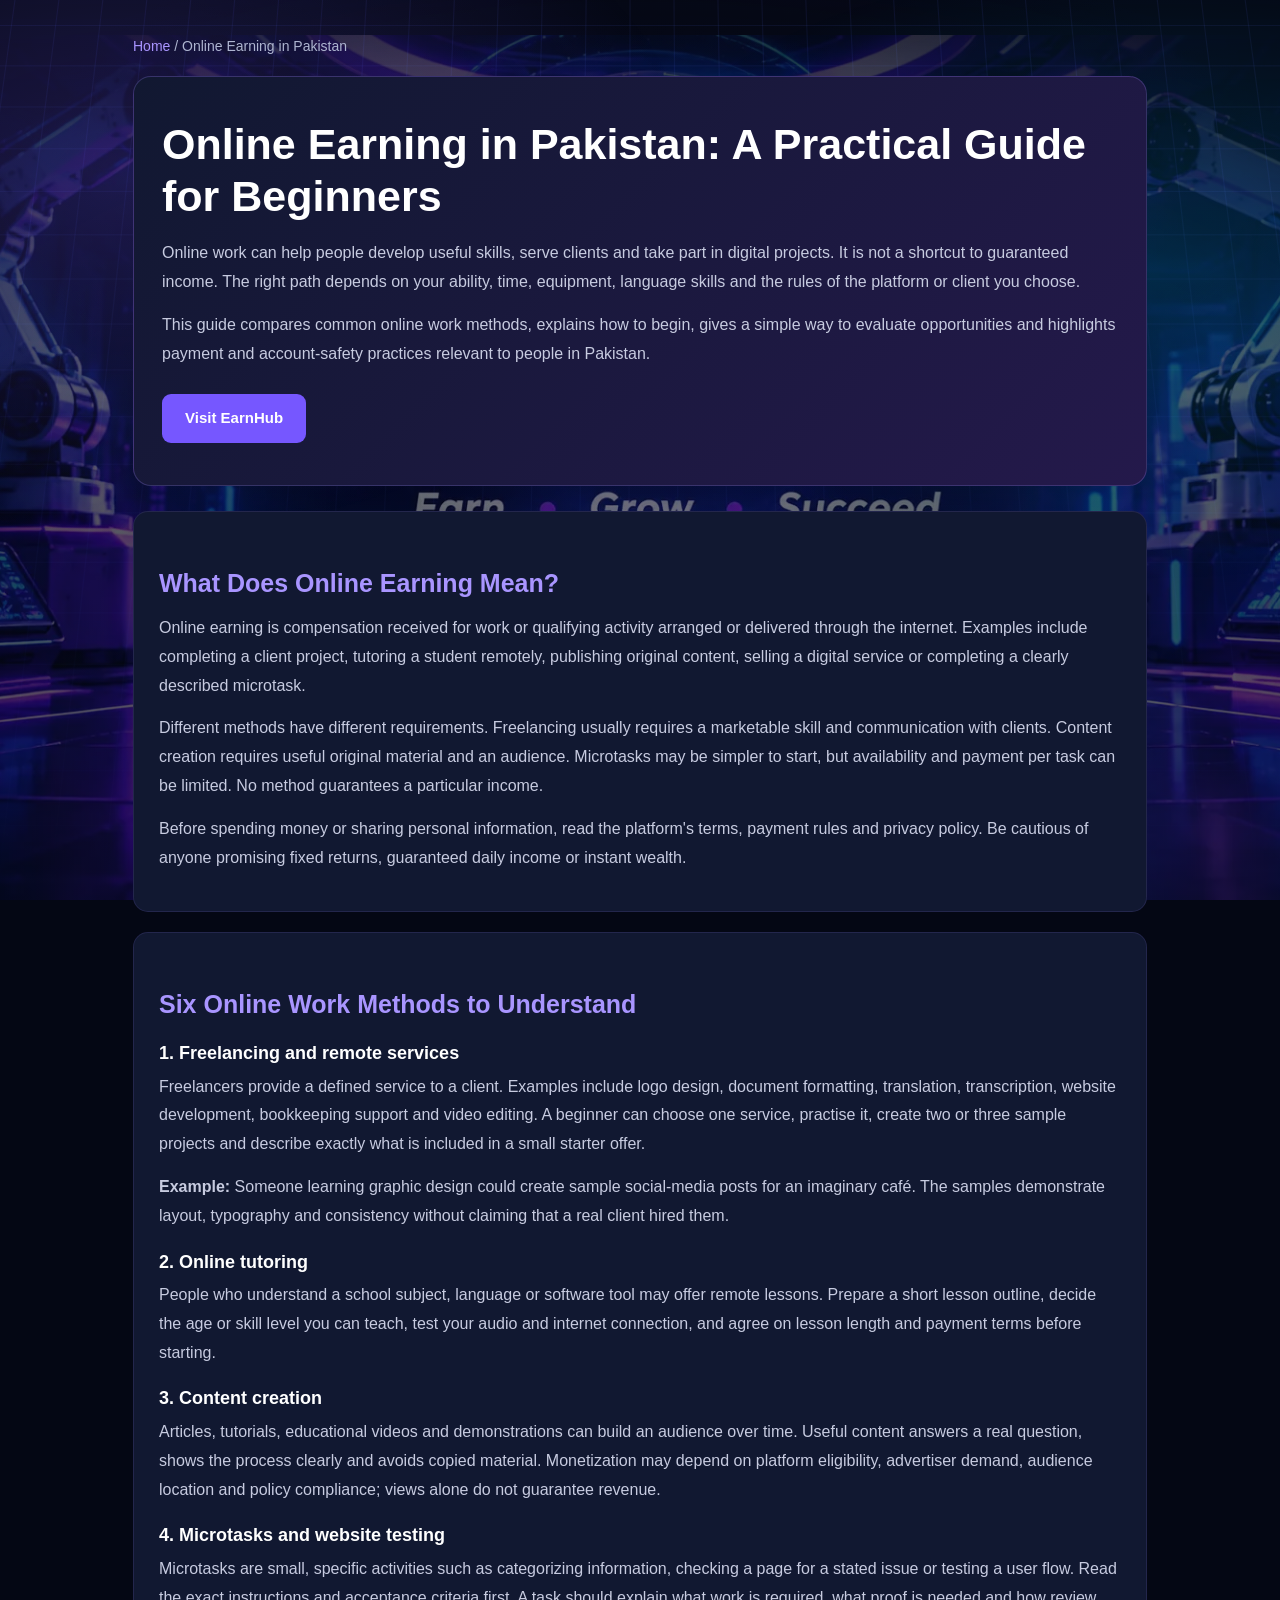
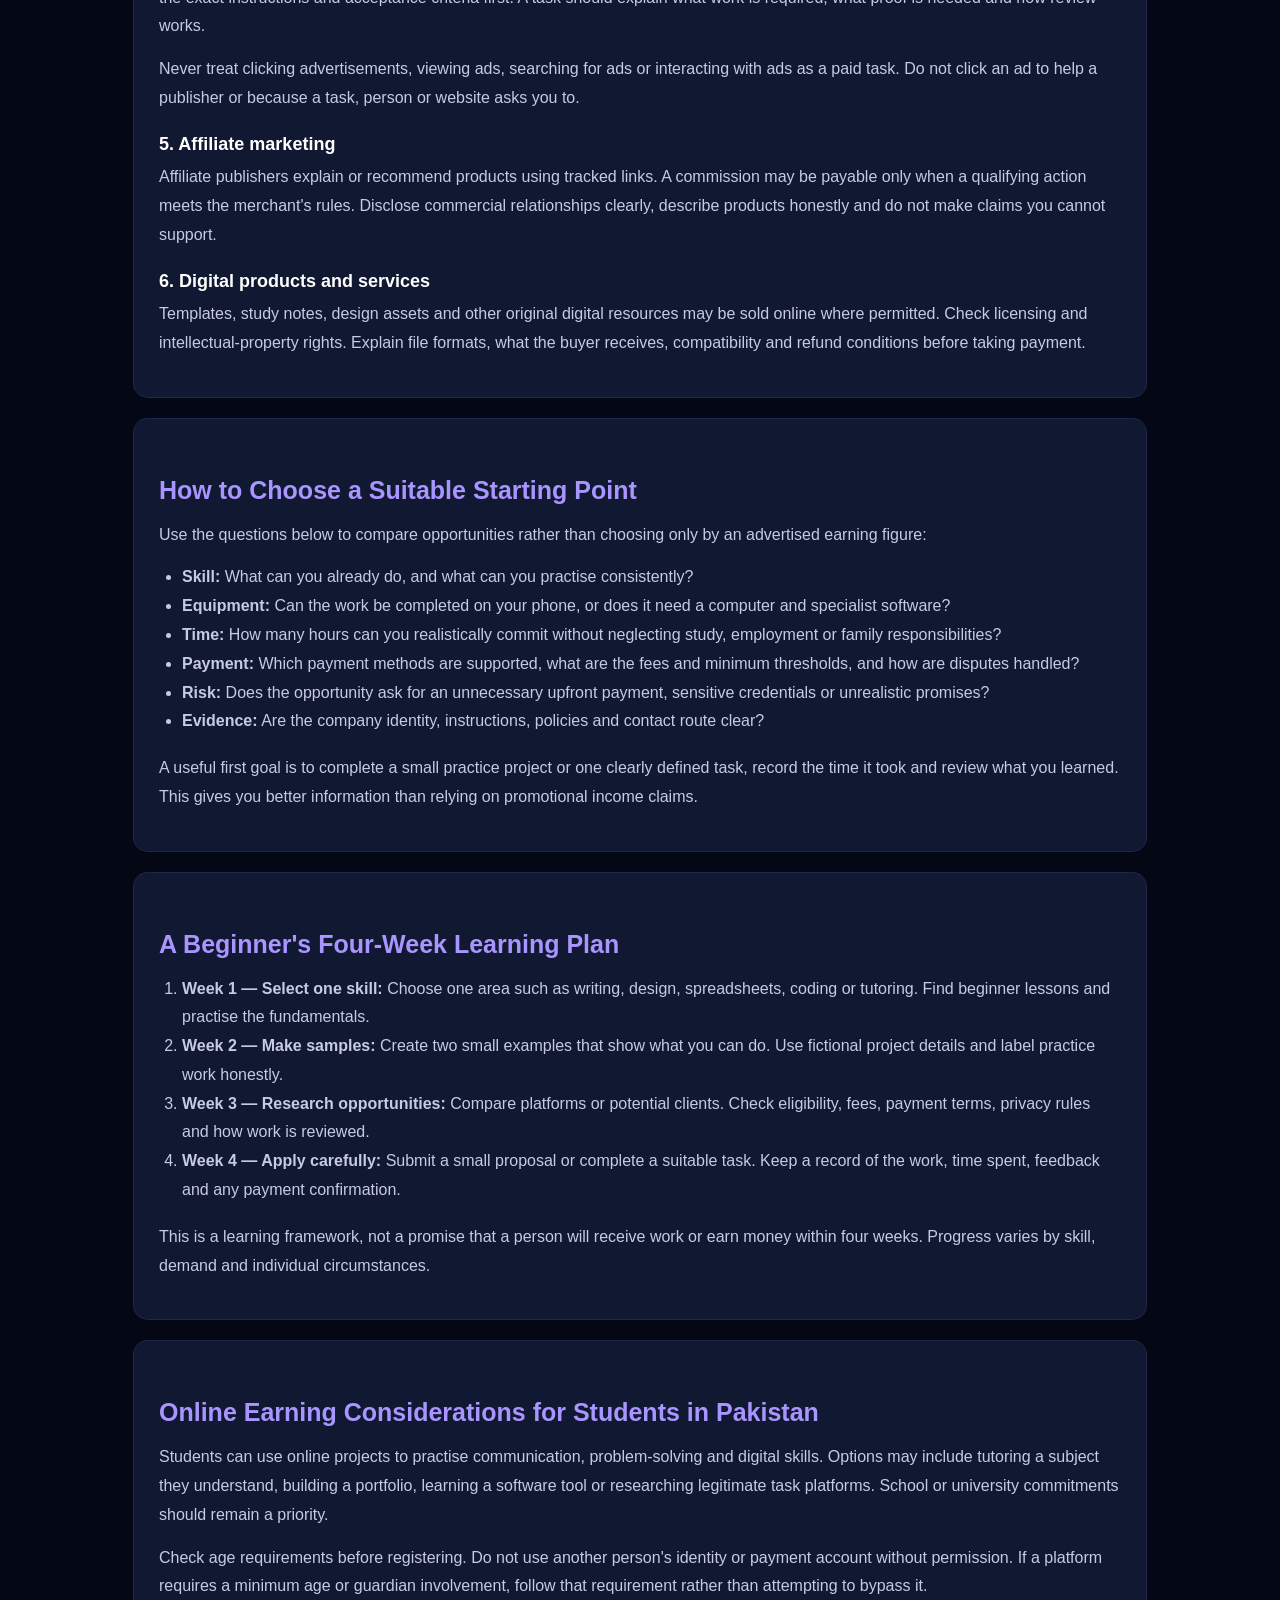
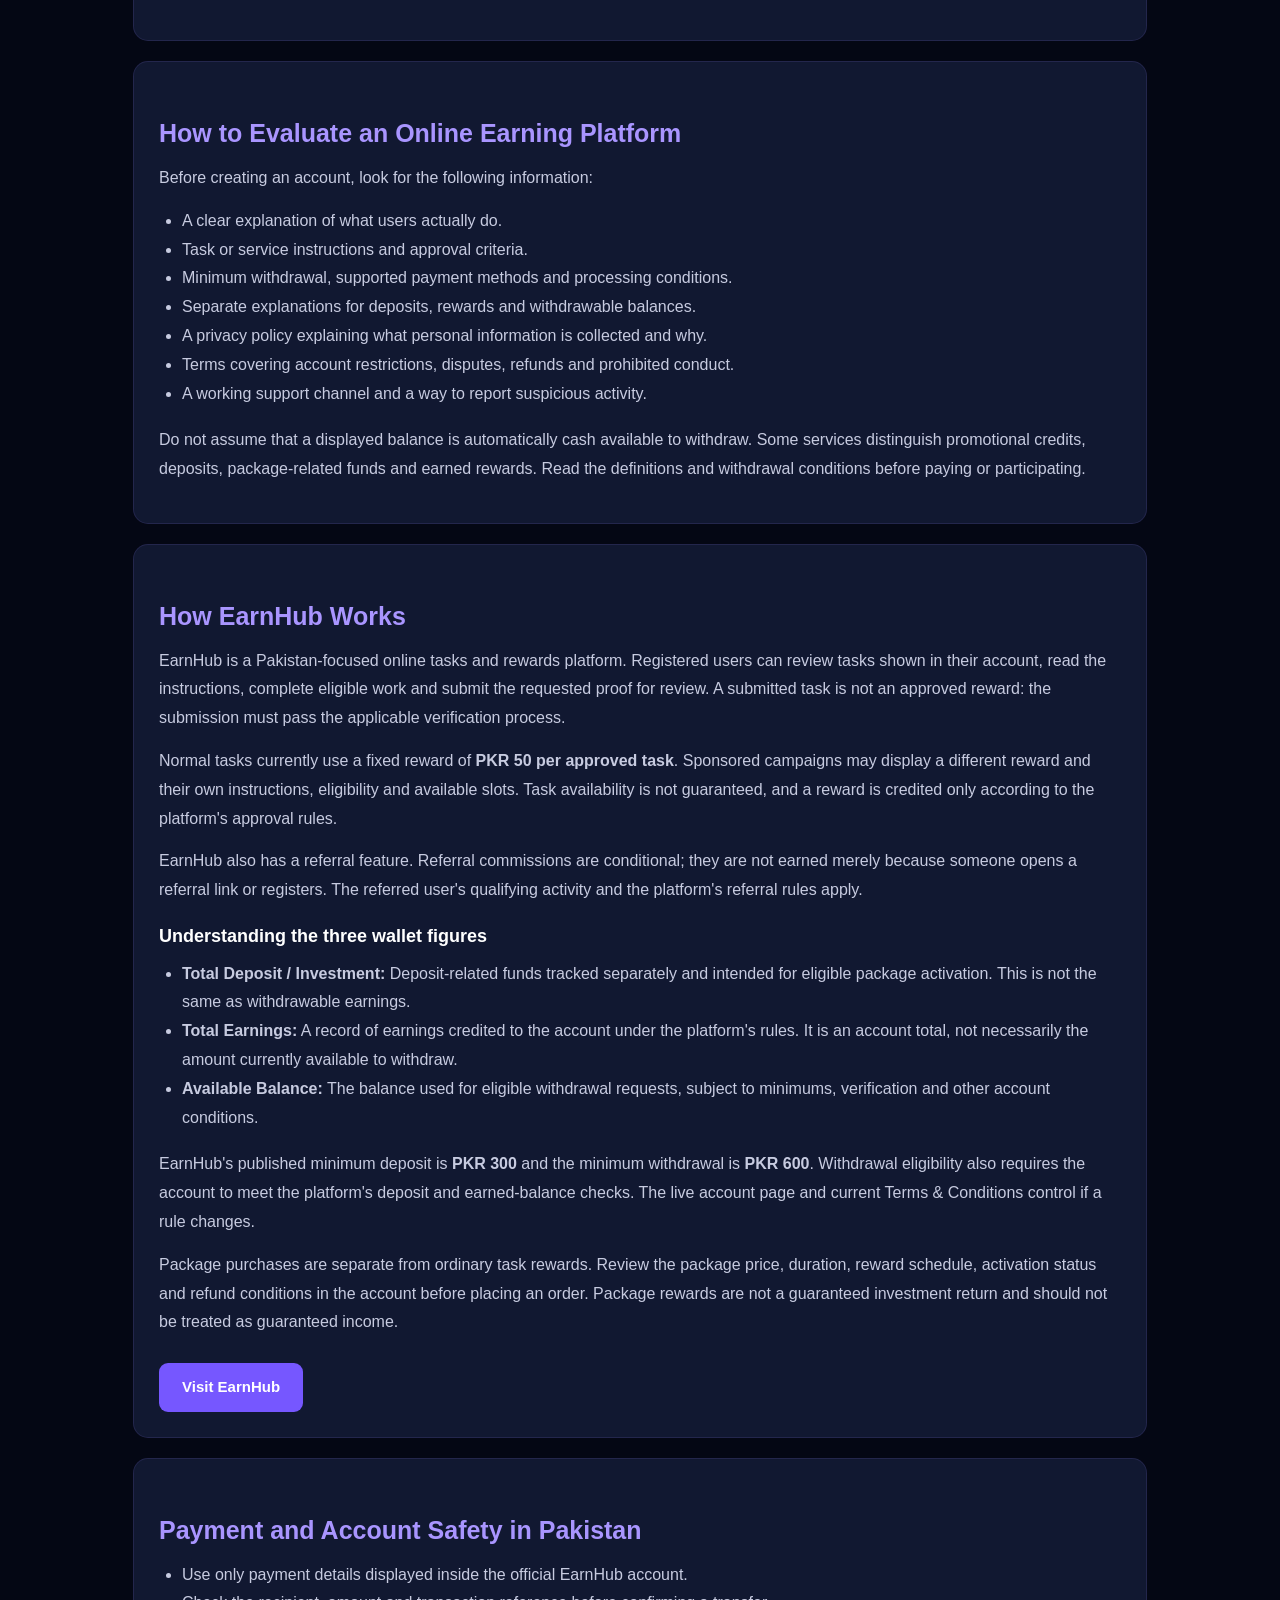
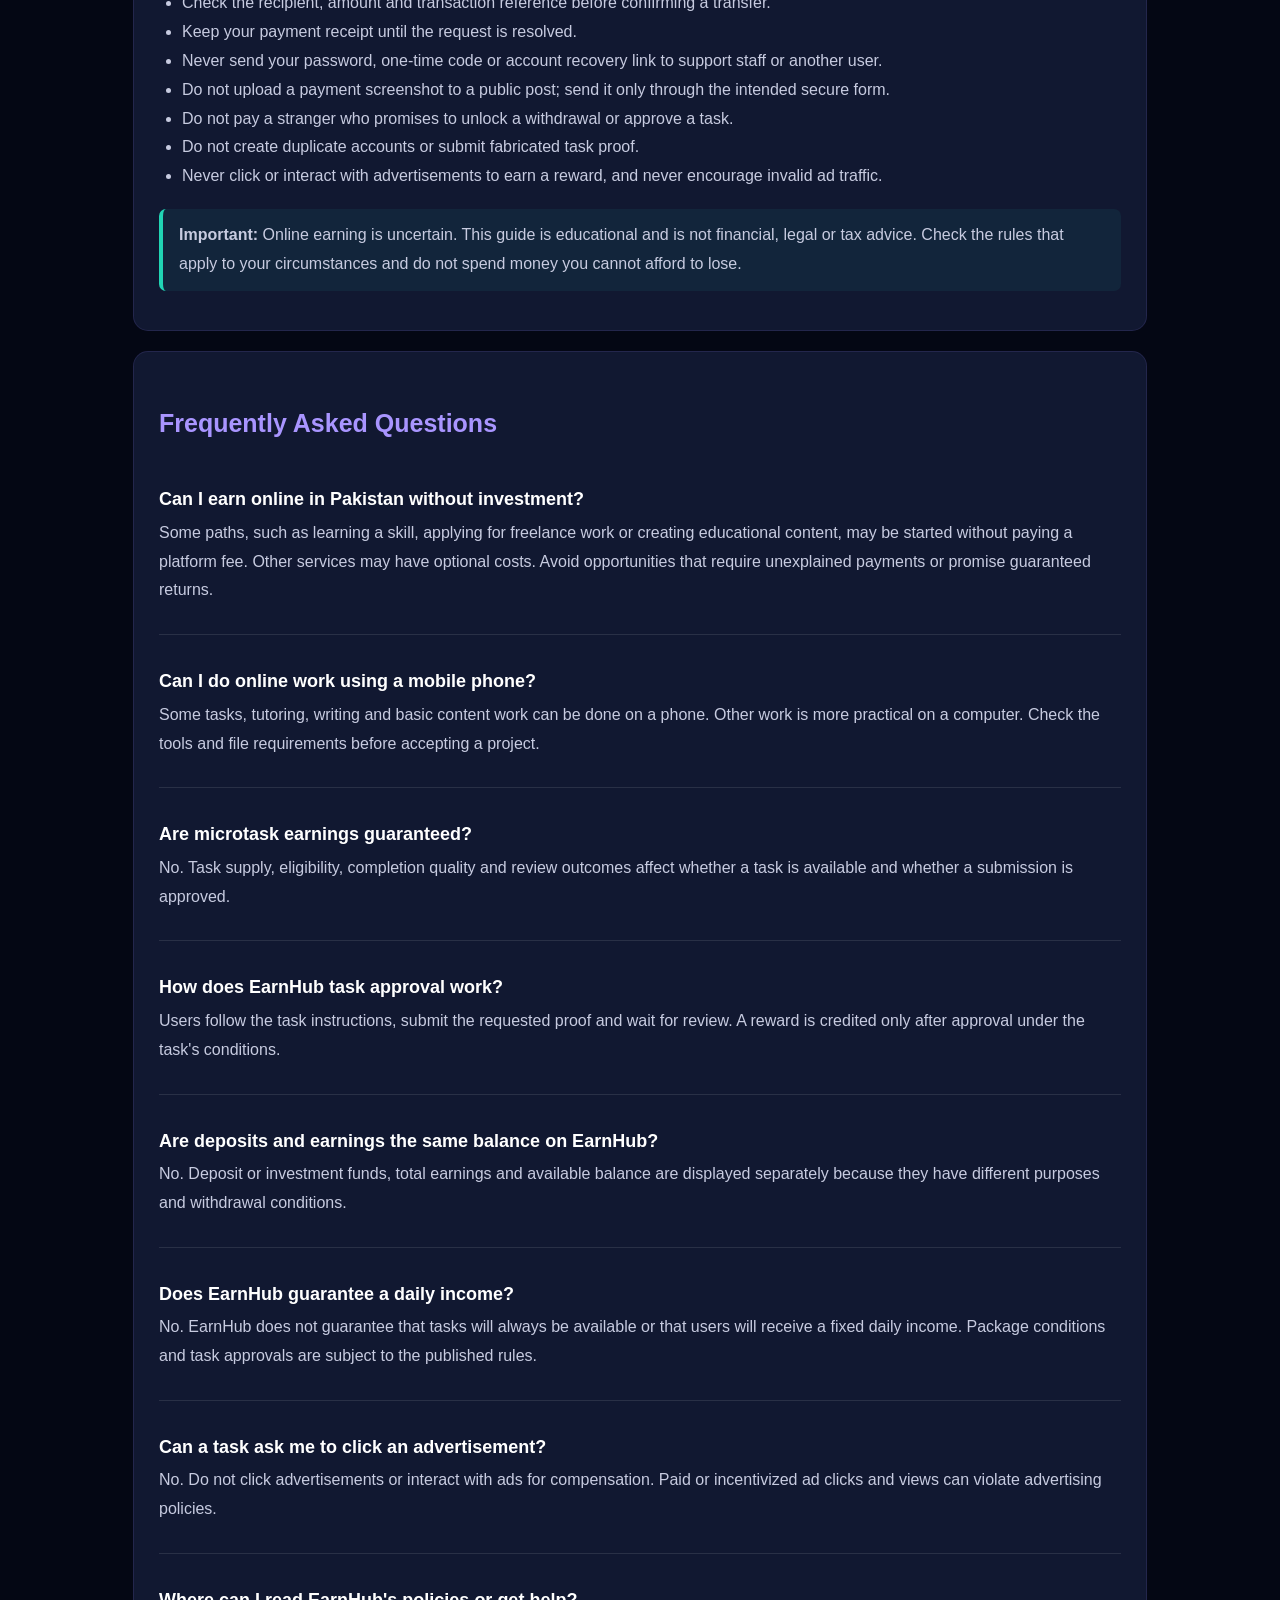
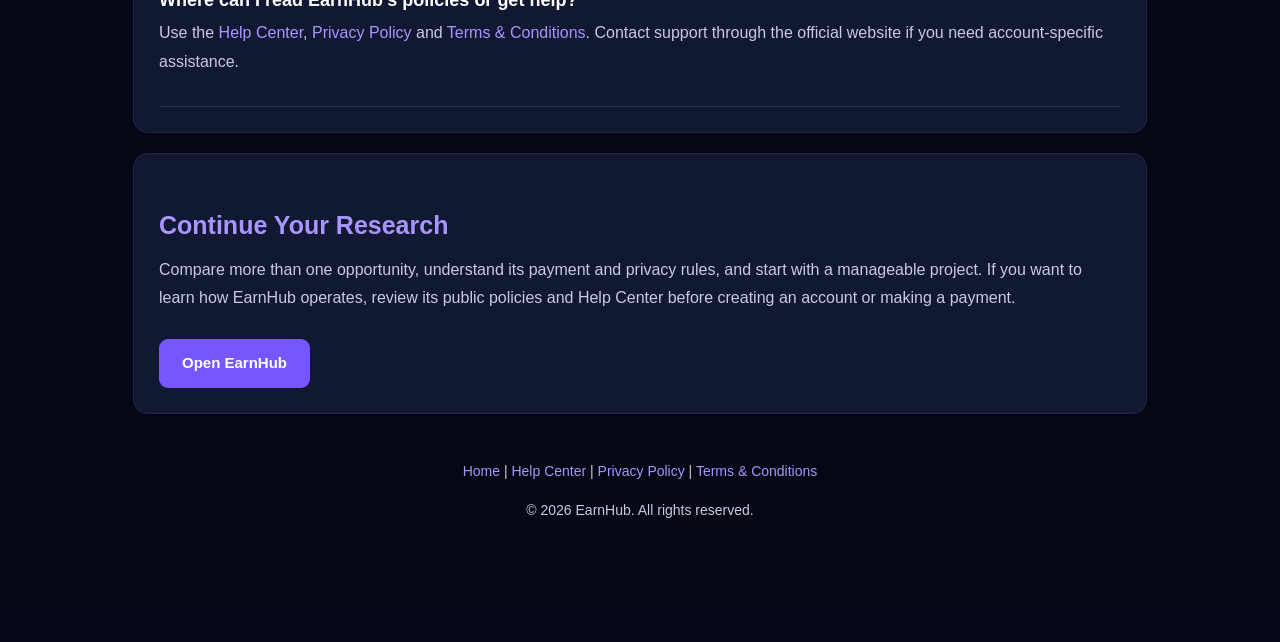
<file: online-earning-in-pakistan.html>
<!DOCTYPE html>
<html lang="en-PK">
<head>
  <meta charset="UTF-8">
  <meta name="viewport" content="width=device-width, initial-scale=1">
  <meta name="theme-color" content="#090d1e">
  <title>Online Earning in Pakistan: Practical Methods, Skills & Safety | EarnHub</title>
  <meta name="description" content="A practical guide to online earning in Pakistan: freelancing, online teaching, content creation, microtasks, payment safety and how to evaluate online platforms.">
  <meta name="robots" content="index, follow">
  <link rel="canonical" href="https://earnhub-live.github.io/online-earning-in-pakistan.html">
  <meta property="og:type" content="article">
  <meta property="og:title" content="Online Earning in Pakistan: Practical Guide">
  <meta property="og:description" content="Compare online work options, build skills, avoid scams and understand task-platform rules.">
  <meta property="og:url" content="https://earnhub-live.github.io/online-earning-in-pakistan.html">
  <meta property="og:image" content="https://earnhub-live.github.io/og-image.png">
  <meta name="twitter:card" content="summary_large_image">
  <meta name="twitter:title" content="Online Earning in Pakistan | EarnHub">
  <meta name="twitter:description" content="A practical guide to online work, digital skills and safety in Pakistan.">
  <link rel="icon" href="favicon.png" type="image/png">
  <link rel="stylesheet" href="style.css">
  <style>
    .seo-page{max-width:1050px;margin:35px auto;padding:0 18px 45px;color:#f3f4ff}
    .seo-page .seo-hero{background:linear-gradient(135deg,#111831,#24194b);border:1px solid rgba(154,131,255,.25);border-radius:18px;padding:42px 28px;margin-bottom:25px}
    .seo-page .seo-breadcrumb{font-size:14px;margin-bottom:18px;color:#aeb5d0}
    .seo-page h1{font-size:clamp(29px,5vw,43px);line-height:1.2;margin:0 0 17px;color:#fff}
    .seo-page h2{color:#a995ff;font-size:25px;line-height:1.35;margin:30px 0 13px}
    .seo-page h3{color:#fff;font-size:18px;margin:20px 0 8px}
    .seo-page p,.seo-page li{color:#c7cbe0;font-size:16px;line-height:1.8}
    .seo-page p{margin-bottom:14px}
    .seo-page section{background:#111831;border:1px solid rgba(154,131,255,.13);border-radius:15px;padding:25px;margin:20px 0}
    .seo-page .seo-button{display:inline-block;background:#7657ff;color:white;text-decoration:none;padding:12px 23px;border-radius:9px;font-weight:700;margin-top:12px}
    .seo-page a:not(.seo-button){color:#a995ff}
    .seo-page ul,.seo-page ol{padding-left:23px;margin:12px 0 18px}
    .seo-page .seo-note{border-left:4px solid #21d4b4;padding:12px 16px;background:rgba(33,212,180,.07);border-radius:7px}
    .seo-page .seo-faq{padding:15px 0;border-bottom:1px solid rgba(255,255,255,.1)}
    .seo-page .seo-footer{text-align:center;padding:25px 10px;color:#aeb5d0}
    .seo-page .seo-footer p{font-size:14px}
    @media(max-width:600px){.seo-page{margin-top:20px;padding-left:12px;padding-right:12px}.seo-page .seo-hero,.seo-page section{padding:22px 17px}}
  </style>
  <script type="application/ld+json">
  {
    "@context":"https://schema.org",
    "@type":"WebPage",
    "name":"Online Earning in Pakistan: Practical Guide",
    "description":"A practical educational guide to online work, digital skills, microtasks and online earning safety in Pakistan.",
    "url":"https://earnhub-live.github.io/online-earning-in-pakistan.html",
    "inLanguage":"en-PK",
    "publisher":{"@type":"Organization","name":"EarnHub","url":"https://earnhub-live.github.io/"},
    "isPartOf":{"@type":"WebSite","name":"EarnHub","url":"https://earnhub-live.github.io/"}
  }
  </script>
</head>
<body>
<main class="seo-page">
  <div class="seo-breadcrumb"><a href="index.html">Home</a> / <span>Online Earning in Pakistan</span></div>
  <div class="seo-hero">
    <h1>Online Earning in Pakistan: A Practical Guide for Beginners</h1>
    <p>Online work can help people develop useful skills, serve clients and take part in digital projects. It is not a shortcut to guaranteed income. The right path depends on your ability, time, equipment, language skills and the rules of the platform or client you choose.</p>
    <p>This guide compares common online work methods, explains how to begin, gives a simple way to evaluate opportunities and highlights payment and account-safety practices relevant to people in Pakistan.</p>
    <a class="seo-button" href="https://earnhub-live.github.io/">Visit EarnHub</a>
  </div>

  <section>
    <h2>What Does Online Earning Mean?</h2>
    <p>Online earning is compensation received for work or qualifying activity arranged or delivered through the internet. Examples include completing a client project, tutoring a student remotely, publishing original content, selling a digital service or completing a clearly described microtask.</p>
    <p>Different methods have different requirements. Freelancing usually requires a marketable skill and communication with clients. Content creation requires useful original material and an audience. Microtasks may be simpler to start, but availability and payment per task can be limited. No method guarantees a particular income.</p>
    <p>Before spending money or sharing personal information, read the platform's terms, payment rules and privacy policy. Be cautious of anyone promising fixed returns, guaranteed daily income or instant wealth.</p>
  </section>

  <section>
    <h2>Six Online Work Methods to Understand</h2>
    <h3>1. Freelancing and remote services</h3>
    <p>Freelancers provide a defined service to a client. Examples include logo design, document formatting, translation, transcription, website development, bookkeeping support and video editing. A beginner can choose one service, practise it, create two or three sample projects and describe exactly what is included in a small starter offer.</p>
    <p><strong>Example:</strong> Someone learning graphic design could create sample social-media posts for an imaginary café. The samples demonstrate layout, typography and consistency without claiming that a real client hired them.</p>
    <h3>2. Online tutoring</h3>
    <p>People who understand a school subject, language or software tool may offer remote lessons. Prepare a short lesson outline, decide the age or skill level you can teach, test your audio and internet connection, and agree on lesson length and payment terms before starting.</p>
    <h3>3. Content creation</h3>
    <p>Articles, tutorials, educational videos and demonstrations can build an audience over time. Useful content answers a real question, shows the process clearly and avoids copied material. Monetization may depend on platform eligibility, advertiser demand, audience location and policy compliance; views alone do not guarantee revenue.</p>
    <h3>4. Microtasks and website testing</h3>
    <p>Microtasks are small, specific activities such as categorizing information, checking a page for a stated issue or testing a user flow. Read the exact instructions and acceptance criteria first. A task should explain what work is required, what proof is needed and how review works.</p>
    <p>Never treat clicking advertisements, viewing ads, searching for ads or interacting with ads as a paid task. Do not click an ad to help a publisher or because a task, person or website asks you to.</p>
    <h3>5. Affiliate marketing</h3>
    <p>Affiliate publishers explain or recommend products using tracked links. A commission may be payable only when a qualifying action meets the merchant's rules. Disclose commercial relationships clearly, describe products honestly and do not make claims you cannot support.</p>
    <h3>6. Digital products and services</h3>
    <p>Templates, study notes, design assets and other original digital resources may be sold online where permitted. Check licensing and intellectual-property rights. Explain file formats, what the buyer receives, compatibility and refund conditions before taking payment.</p>
  </section>

  <section>
    <h2>How to Choose a Suitable Starting Point</h2>
    <p>Use the questions below to compare opportunities rather than choosing only by an advertised earning figure:</p>
    <ul>
      <li><strong>Skill:</strong> What can you already do, and what can you practise consistently?</li>
      <li><strong>Equipment:</strong> Can the work be completed on your phone, or does it need a computer and specialist software?</li>
      <li><strong>Time:</strong> How many hours can you realistically commit without neglecting study, employment or family responsibilities?</li>
      <li><strong>Payment:</strong> Which payment methods are supported, what are the fees and minimum thresholds, and how are disputes handled?</li>
      <li><strong>Risk:</strong> Does the opportunity ask for an unnecessary upfront payment, sensitive credentials or unrealistic promises?</li>
      <li><strong>Evidence:</strong> Are the company identity, instructions, policies and contact route clear?</li>
    </ul>
    <p>A useful first goal is to complete a small practice project or one clearly defined task, record the time it took and review what you learned. This gives you better information than relying on promotional income claims.</p>
  </section>

  <section>
    <h2>A Beginner's Four-Week Learning Plan</h2>
    <ol>
      <li><strong>Week 1 — Select one skill:</strong> Choose one area such as writing, design, spreadsheets, coding or tutoring. Find beginner lessons and practise the fundamentals.</li>
      <li><strong>Week 2 — Make samples:</strong> Create two small examples that show what you can do. Use fictional project details and label practice work honestly.</li>
      <li><strong>Week 3 — Research opportunities:</strong> Compare platforms or potential clients. Check eligibility, fees, payment terms, privacy rules and how work is reviewed.</li>
      <li><strong>Week 4 — Apply carefully:</strong> Submit a small proposal or complete a suitable task. Keep a record of the work, time spent, feedback and any payment confirmation.</li>
    </ol>
    <p>This is a learning framework, not a promise that a person will receive work or earn money within four weeks. Progress varies by skill, demand and individual circumstances.</p>
  </section>

  <section>
    <h2>Online Earning Considerations for Students in Pakistan</h2>
    <p>Students can use online projects to practise communication, problem-solving and digital skills. Options may include tutoring a subject they understand, building a portfolio, learning a software tool or researching legitimate task platforms. School or university commitments should remain a priority.</p>
    <p>Check age requirements before registering. Do not use another person's identity or payment account without permission. If a platform requires a minimum age or guardian involvement, follow that requirement rather than attempting to bypass it.</p>
  </section>

  <section>
    <h2>How to Evaluate an Online Earning Platform</h2>
    <p>Before creating an account, look for the following information:</p>
    <ul>
      <li>A clear explanation of what users actually do.</li>
      <li>Task or service instructions and approval criteria.</li>
      <li>Minimum withdrawal, supported payment methods and processing conditions.</li>
      <li>Separate explanations for deposits, rewards and withdrawable balances.</li>
      <li>A privacy policy explaining what personal information is collected and why.</li>
      <li>Terms covering account restrictions, disputes, refunds and prohibited conduct.</li>
      <li>A working support channel and a way to report suspicious activity.</li>
    </ul>
    <p>Do not assume that a displayed balance is automatically cash available to withdraw. Some services distinguish promotional credits, deposits, package-related funds and earned rewards. Read the definitions and withdrawal conditions before paying or participating.</p>
  </section>

  <section>
    <h2>How EarnHub Works</h2>
    <p>EarnHub is a Pakistan-focused online tasks and rewards platform. Registered users can review tasks shown in their account, read the instructions, complete eligible work and submit the requested proof for review. A submitted task is not an approved reward: the submission must pass the applicable verification process.</p>
    <p>Normal tasks currently use a fixed reward of <strong>PKR 50 per approved task</strong>. Sponsored campaigns may display a different reward and their own instructions, eligibility and available slots. Task availability is not guaranteed, and a reward is credited only according to the platform's approval rules.</p>
    <p>EarnHub also has a referral feature. Referral commissions are conditional; they are not earned merely because someone opens a referral link or registers. The referred user's qualifying activity and the platform's referral rules apply.</p>
    <h3>Understanding the three wallet figures</h3>
    <ul>
      <li><strong>Total Deposit / Investment:</strong> Deposit-related funds tracked separately and intended for eligible package activation. This is not the same as withdrawable earnings.</li>
      <li><strong>Total Earnings:</strong> A record of earnings credited to the account under the platform's rules. It is an account total, not necessarily the amount currently available to withdraw.</li>
      <li><strong>Available Balance:</strong> The balance used for eligible withdrawal requests, subject to minimums, verification and other account conditions.</li>
    </ul>
    <p>EarnHub's published minimum deposit is <strong>PKR 300</strong> and the minimum withdrawal is <strong>PKR 600</strong>. Withdrawal eligibility also requires the account to meet the platform's deposit and earned-balance checks. The live account page and current Terms &amp; Conditions control if a rule changes.</p>
    <p>Package purchases are separate from ordinary task rewards. Review the package price, duration, reward schedule, activation status and refund conditions in the account before placing an order. Package rewards are not a guaranteed investment return and should not be treated as guaranteed income.</p>
    <a class="seo-button" href="https://earnhub-live.github.io/">Visit EarnHub</a>
  </section>

  <section>
    <h2>Payment and Account Safety in Pakistan</h2>
    <ul>
      <li>Use only payment details displayed inside the official EarnHub account.</li>
      <li>Check the recipient, amount and transaction reference before confirming a transfer.</li>
      <li>Keep your payment receipt until the request is resolved.</li>
      <li>Never send your password, one-time code or account recovery link to support staff or another user.</li>
      <li>Do not upload a payment screenshot to a public post; send it only through the intended secure form.</li>
      <li>Do not pay a stranger who promises to unlock a withdrawal or approve a task.</li>
      <li>Do not create duplicate accounts or submit fabricated task proof.</li>
      <li>Never click or interact with advertisements to earn a reward, and never encourage invalid ad traffic.</li>
    </ul>
    <p class="seo-note"><strong>Important:</strong> Online earning is uncertain. This guide is educational and is not financial, legal or tax advice. Check the rules that apply to your circumstances and do not spend money you cannot afford to lose.</p>
  </section>

  <section>
    <h2>Frequently Asked Questions</h2>
    <div class="seo-faq"><h3>Can I earn online in Pakistan without investment?</h3><p>Some paths, such as learning a skill, applying for freelance work or creating educational content, may be started without paying a platform fee. Other services may have optional costs. Avoid opportunities that require unexplained payments or promise guaranteed returns.</p></div>
    <div class="seo-faq"><h3>Can I do online work using a mobile phone?</h3><p>Some tasks, tutoring, writing and basic content work can be done on a phone. Other work is more practical on a computer. Check the tools and file requirements before accepting a project.</p></div>
    <div class="seo-faq"><h3>Are microtask earnings guaranteed?</h3><p>No. Task supply, eligibility, completion quality and review outcomes affect whether a task is available and whether a submission is approved.</p></div>
    <div class="seo-faq"><h3>How does EarnHub task approval work?</h3><p>Users follow the task instructions, submit the requested proof and wait for review. A reward is credited only after approval under the task's conditions.</p></div>
    <div class="seo-faq"><h3>Are deposits and earnings the same balance on EarnHub?</h3><p>No. Deposit or investment funds, total earnings and available balance are displayed separately because they have different purposes and withdrawal conditions.</p></div>
    <div class="seo-faq"><h3>Does EarnHub guarantee a daily income?</h3><p>No. EarnHub does not guarantee that tasks will always be available or that users will receive a fixed daily income. Package conditions and task approvals are subject to the published rules.</p></div>
    <div class="seo-faq"><h3>Can a task ask me to click an advertisement?</h3><p>No. Do not click advertisements or interact with ads for compensation. Paid or incentivized ad clicks and views can violate advertising policies.</p></div>
    <div class="seo-faq"><h3>Where can I read EarnHub's policies or get help?</h3><p>Use the <a href="help.html">Help Center</a>, <a href="privacy.html">Privacy Policy</a> and <a href="terms.html">Terms &amp; Conditions</a>. Contact support through the official website if you need account-specific assistance.</p></div>
  </section>

  <section>
    <h2>Continue Your Research</h2>
    <p>Compare more than one opportunity, understand its payment and privacy rules, and start with a manageable project. If you want to learn how EarnHub operates, review its public policies and Help Center before creating an account or making a payment.</p>
    <a class="seo-button" href="https://earnhub-live.github.io/">Open EarnHub</a>
  </section>

  <div class="seo-footer">
    <p><a href="index.html">Home</a> | <a href="help.html">Help Center</a> | <a href="privacy.html">Privacy Policy</a> | <a href="terms.html">Terms &amp; Conditions</a></p>
    <p>© 2026 EarnHub. All rights reserved.</p>
  </div>
</main>
</body>
</html>
</file>
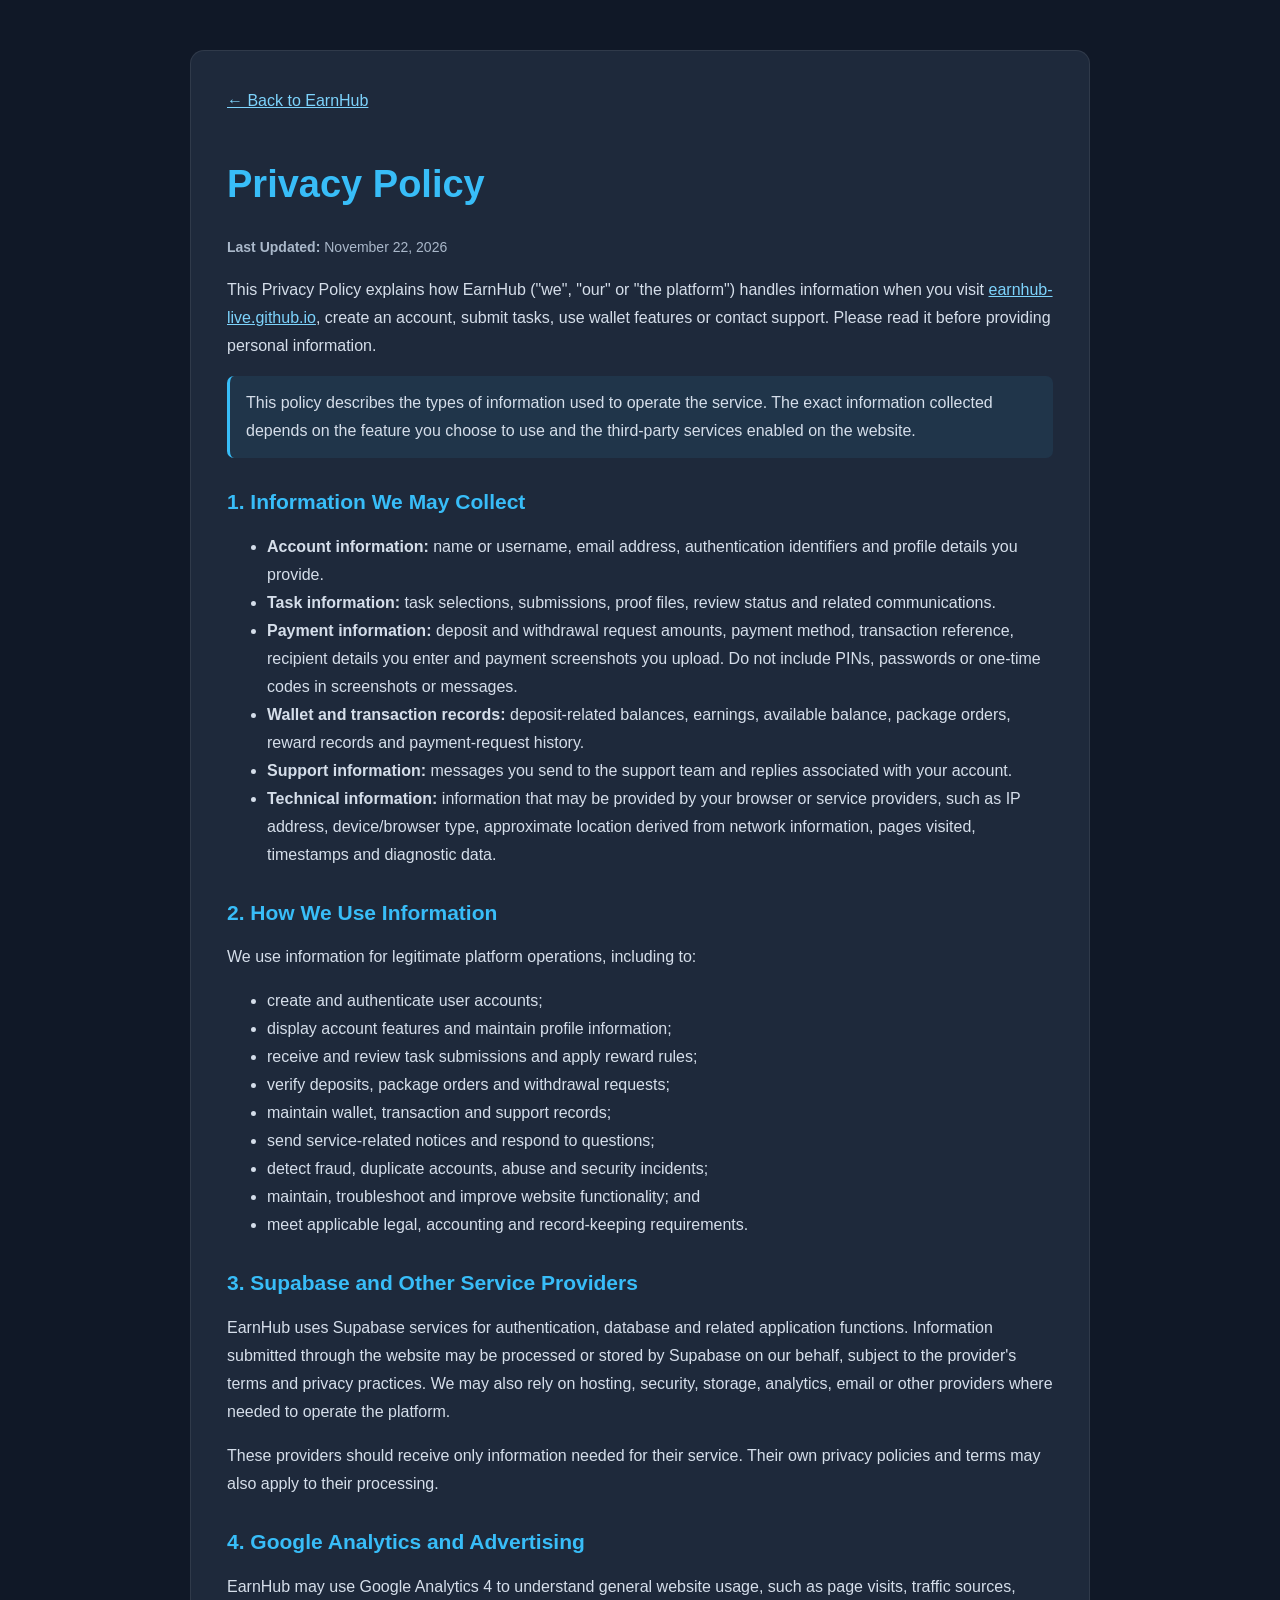
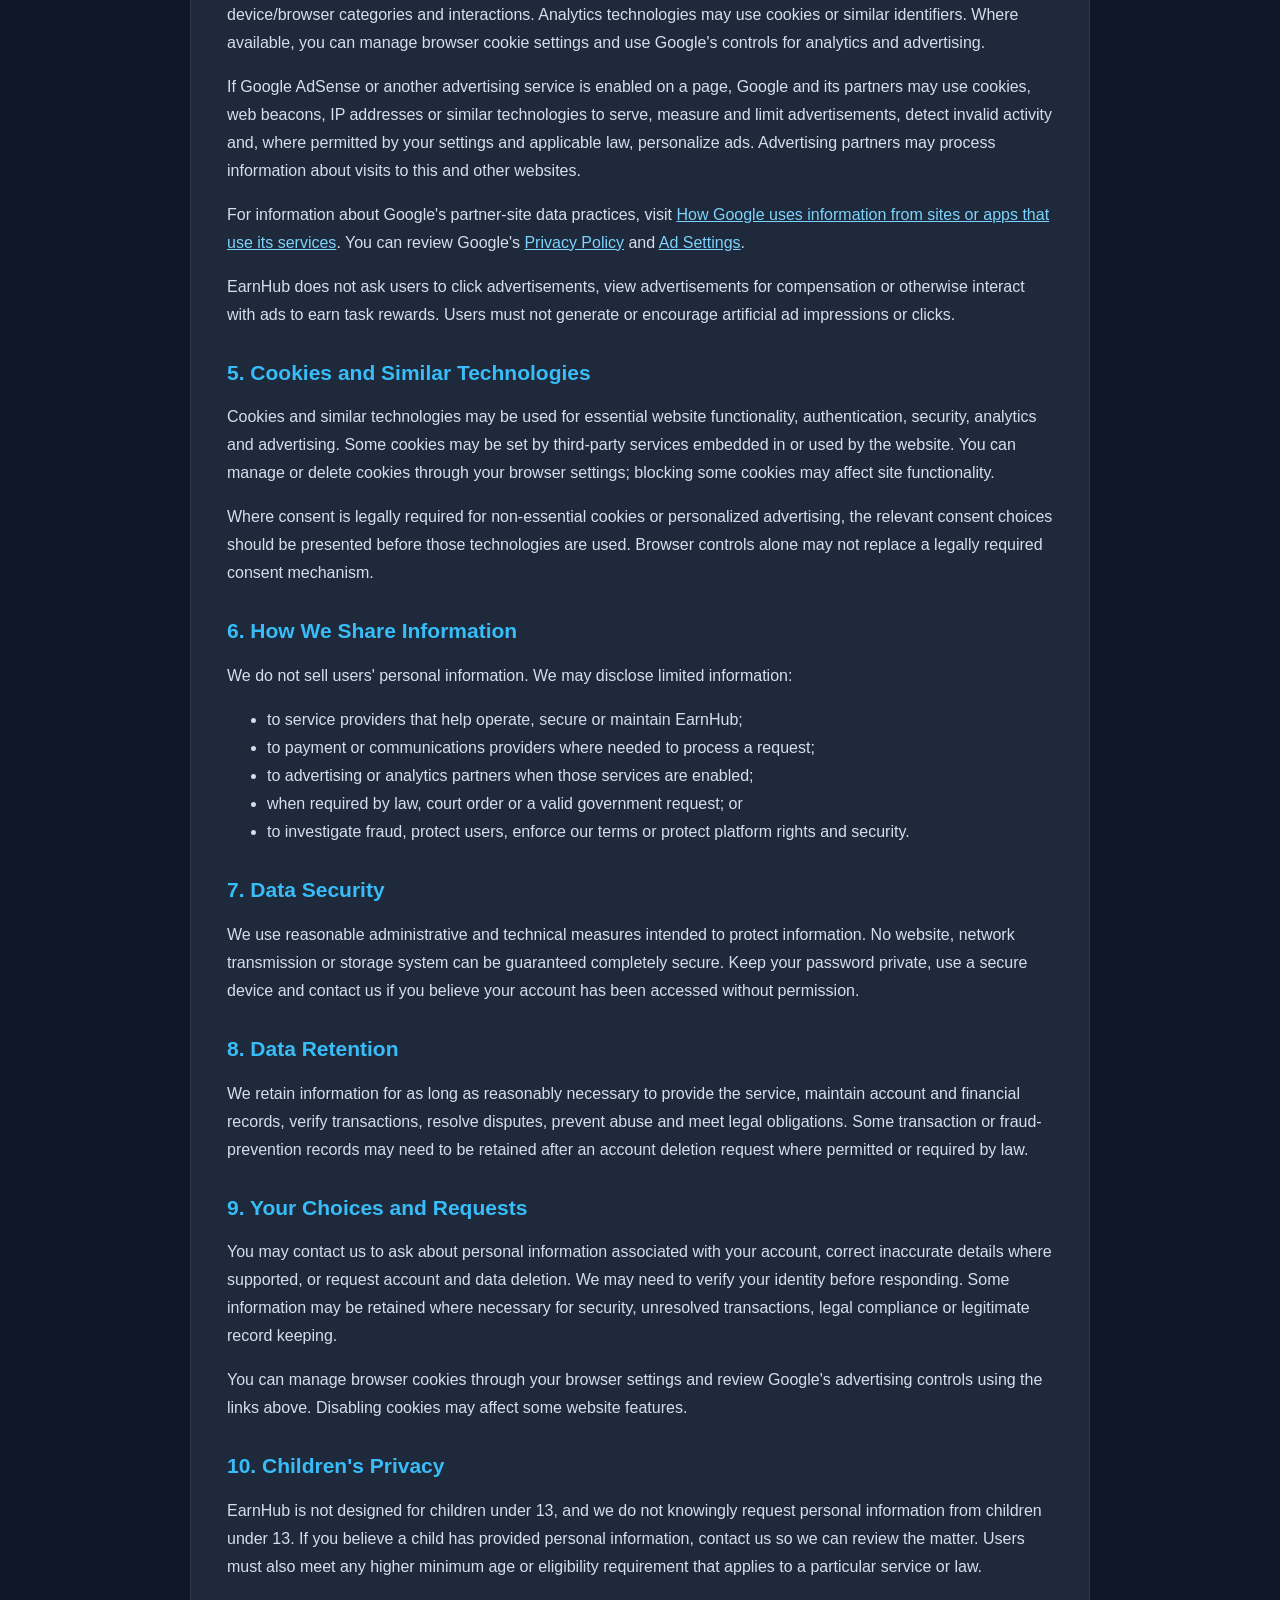
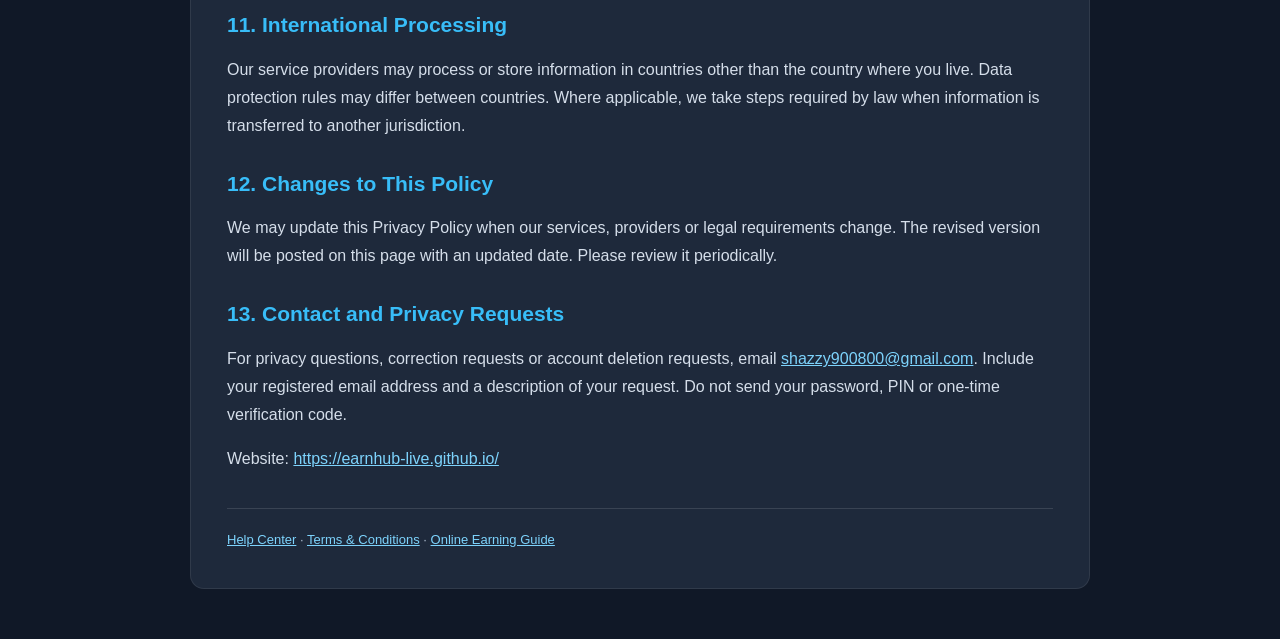
<file: privacy.html>
<!DOCTYPE html>
<html lang="en-PK">
<head>
  <meta charset="UTF-8">
  <meta name="viewport" content="width=device-width, initial-scale=1">
  <meta name="theme-color" content="#101827">
  <title>Privacy Policy - EarnHub</title>
  <meta name="description" content="Read how EarnHub collects, uses, stores and protects account, task, payment and technical information, including information processed by service providers and advertising partners.">
  <meta name="robots" content="index, follow">
  <link rel="canonical" href="https://earnhub-live.github.io/privacy.html">
  <meta property="og:type" content="website">
  <meta property="og:title" content="Privacy Policy - EarnHub">
  <meta property="og:description" content="Learn how EarnHub handles account, task, payment and technical information.">
  <meta property="og:url" content="https://earnhub-live.github.io/privacy.html">
  <meta property="og:image" content="https://earnhub-live.github.io/og-image.png">
  <meta name="twitter:card" content="summary_large_image">
  <meta name="twitter:title" content="Privacy Policy - EarnHub">
  <meta name="twitter:description" content="Understand how EarnHub processes and protects information.">
  <meta name="twitter:image" content="https://earnhub-live.github.io/og-image.png">
  <style>
    *{box-sizing:border-box}body{font-family:Arial,sans-serif;background:#101827;color:#f1f5f9;line-height:1.75;margin:0;padding:20px}
    .container{max-width:900px;margin:30px auto;padding:clamp(20px,4vw,36px);background:#1e293b;border:1px solid rgba(255,255,255,.08);border-radius:14px}
    h1,h2{color:#38bdf8;line-height:1.3}h1{font-size:clamp(28px,5vw,38px)}h2{margin-top:30px;font-size:21px}
    p,li{color:#d5deea}a{color:#7dd3fc}.back{display:inline-block;margin-bottom:20px}.updated{color:#aab8ca;font-size:14px}
    .policy-note{padding:13px 16px;border-left:3px solid #38bdf8;background:rgba(56,189,248,.08);border-radius:7px}
    footer{margin-top:35px;padding-top:20px;border-top:1px solid rgba(255,255,255,.12);font-size:13px;color:#aab8ca}
  </style>
</head>
<body>
<main class="container">
  <a class="back" href="index.html">← Back to EarnHub</a>
  <h1>Privacy Policy</h1>
  <p class="updated"><strong>Last Updated:</strong> November 22, 2026</p>
  <p>This Privacy Policy explains how EarnHub ("we", "our" or "the platform") handles information when you visit <a href="https://earnhub-live.github.io/">earnhub-live.github.io</a>, create an account, submit tasks, use wallet features or contact support. Please read it before providing personal information.</p>
  <p class="policy-note">This policy describes the types of information used to operate the service. The exact information collected depends on the feature you choose to use and the third-party services enabled on the website.</p>

  <h2>1. Information We May Collect</h2>
  <ul>
    <li><strong>Account information:</strong> name or username, email address, authentication identifiers and profile details you provide.</li>
    <li><strong>Task information:</strong> task selections, submissions, proof files, review status and related communications.</li>
    <li><strong>Payment information:</strong> deposit and withdrawal request amounts, payment method, transaction reference, recipient details you enter and payment screenshots you upload. Do not include PINs, passwords or one-time codes in screenshots or messages.</li>
    <li><strong>Wallet and transaction records:</strong> deposit-related balances, earnings, available balance, package orders, reward records and payment-request history.</li>
    <li><strong>Support information:</strong> messages you send to the support team and replies associated with your account.</li>
    <li><strong>Technical information:</strong> information that may be provided by your browser or service providers, such as IP address, device/browser type, approximate location derived from network information, pages visited, timestamps and diagnostic data.</li>
  </ul>

  <h2>2. How We Use Information</h2>
  <p>We use information for legitimate platform operations, including to:</p>
  <ul>
    <li>create and authenticate user accounts;</li>
    <li>display account features and maintain profile information;</li>
    <li>receive and review task submissions and apply reward rules;</li>
    <li>verify deposits, package orders and withdrawal requests;</li>
    <li>maintain wallet, transaction and support records;</li>
    <li>send service-related notices and respond to questions;</li>
    <li>detect fraud, duplicate accounts, abuse and security incidents;</li>
    <li>maintain, troubleshoot and improve website functionality; and</li>
    <li>meet applicable legal, accounting and record-keeping requirements.</li>
  </ul>

  <h2>3. Supabase and Other Service Providers</h2>
  <p>EarnHub uses Supabase services for authentication, database and related application functions. Information submitted through the website may be processed or stored by Supabase on our behalf, subject to the provider's terms and privacy practices. We may also rely on hosting, security, storage, analytics, email or other providers where needed to operate the platform.</p>
  <p>These providers should receive only information needed for their service. Their own privacy policies and terms may also apply to their processing.</p>

  <h2>4. Google Analytics and Advertising</h2>
  <p>EarnHub may use Google Analytics 4 to understand general website usage, such as page visits, traffic sources, device/browser categories and interactions. Analytics technologies may use cookies or similar identifiers. Where available, you can manage browser cookie settings and use Google's controls for analytics and advertising.</p>
  <p>If Google AdSense or another advertising service is enabled on a page, Google and its partners may use cookies, web beacons, IP addresses or similar technologies to serve, measure and limit advertisements, detect invalid activity and, where permitted by your settings and applicable law, personalize ads. Advertising partners may process information about visits to this and other websites.</p>
  <p>For information about Google's partner-site data practices, visit <a href="https://policies.google.com/technologies/partner-sites" target="_blank" rel="noopener noreferrer">How Google uses information from sites or apps that use its services</a>. You can review Google's <a href="https://policies.google.com/privacy" target="_blank" rel="noopener noreferrer">Privacy Policy</a> and <a href="https://adssettings.google.com/" target="_blank" rel="noopener noreferrer">Ad Settings</a>.</p>
  <p>EarnHub does not ask users to click advertisements, view advertisements for compensation or otherwise interact with ads to earn task rewards. Users must not generate or encourage artificial ad impressions or clicks.</p>

  <h2>5. Cookies and Similar Technologies</h2>
  <p>Cookies and similar technologies may be used for essential website functionality, authentication, security, analytics and advertising. Some cookies may be set by third-party services embedded in or used by the website. You can manage or delete cookies through your browser settings; blocking some cookies may affect site functionality.</p>
  <p>Where consent is legally required for non-essential cookies or personalized advertising, the relevant consent choices should be presented before those technologies are used. Browser controls alone may not replace a legally required consent mechanism.</p>

  <h2>6. How We Share Information</h2>
  <p>We do not sell users' personal information. We may disclose limited information:</p>
  <ul>
    <li>to service providers that help operate, secure or maintain EarnHub;</li>
    <li>to payment or communications providers where needed to process a request;</li>
    <li>to advertising or analytics partners when those services are enabled;</li>
    <li>when required by law, court order or a valid government request; or</li>
    <li>to investigate fraud, protect users, enforce our terms or protect platform rights and security.</li>
  </ul>

  <h2>7. Data Security</h2>
  <p>We use reasonable administrative and technical measures intended to protect information. No website, network transmission or storage system can be guaranteed completely secure. Keep your password private, use a secure device and contact us if you believe your account has been accessed without permission.</p>

  <h2>8. Data Retention</h2>
  <p>We retain information for as long as reasonably necessary to provide the service, maintain account and financial records, verify transactions, resolve disputes, prevent abuse and meet legal obligations. Some transaction or fraud-prevention records may need to be retained after an account deletion request where permitted or required by law.</p>

  <h2>9. Your Choices and Requests</h2>
  <p>You may contact us to ask about personal information associated with your account, correct inaccurate details where supported, or request account and data deletion. We may need to verify your identity before responding. Some information may be retained where necessary for security, unresolved transactions, legal compliance or legitimate record keeping.</p>
  <p>You can manage browser cookies through your browser settings and review Google's advertising controls using the links above. Disabling cookies may affect some website features.</p>

  <h2>10. Children's Privacy</h2>
  <p>EarnHub is not designed for children under 13, and we do not knowingly request personal information from children under 13. If you believe a child has provided personal information, contact us so we can review the matter. Users must also meet any higher minimum age or eligibility requirement that applies to a particular service or law.</p>

  <h2>11. International Processing</h2>
  <p>Our service providers may process or store information in countries other than the country where you live. Data protection rules may differ between countries. Where applicable, we take steps required by law when information is transferred to another jurisdiction.</p>

  <h2>12. Changes to This Policy</h2>
  <p>We may update this Privacy Policy when our services, providers or legal requirements change. The revised version will be posted on this page with an updated date. Please review it periodically.</p>

  <h2>13. Contact and Privacy Requests</h2>
  <p>For privacy questions, correction requests or account deletion requests, email <a href="mailto:shazzy900800@gmail.com">shazzy900800@gmail.com</a>. Include your registered email address and a description of your request. Do not send your password, PIN or one-time verification code.</p>
  <p>Website: <a href="https://earnhub-live.github.io/">https://earnhub-live.github.io/</a></p>

  <footer><a href="help.html">Help Center</a> · <a href="terms.html">Terms &amp; Conditions</a> · <a href="online-earning-in-pakistan.html">Online Earning Guide</a></footer>
</main>
</body>
</html>
</file>
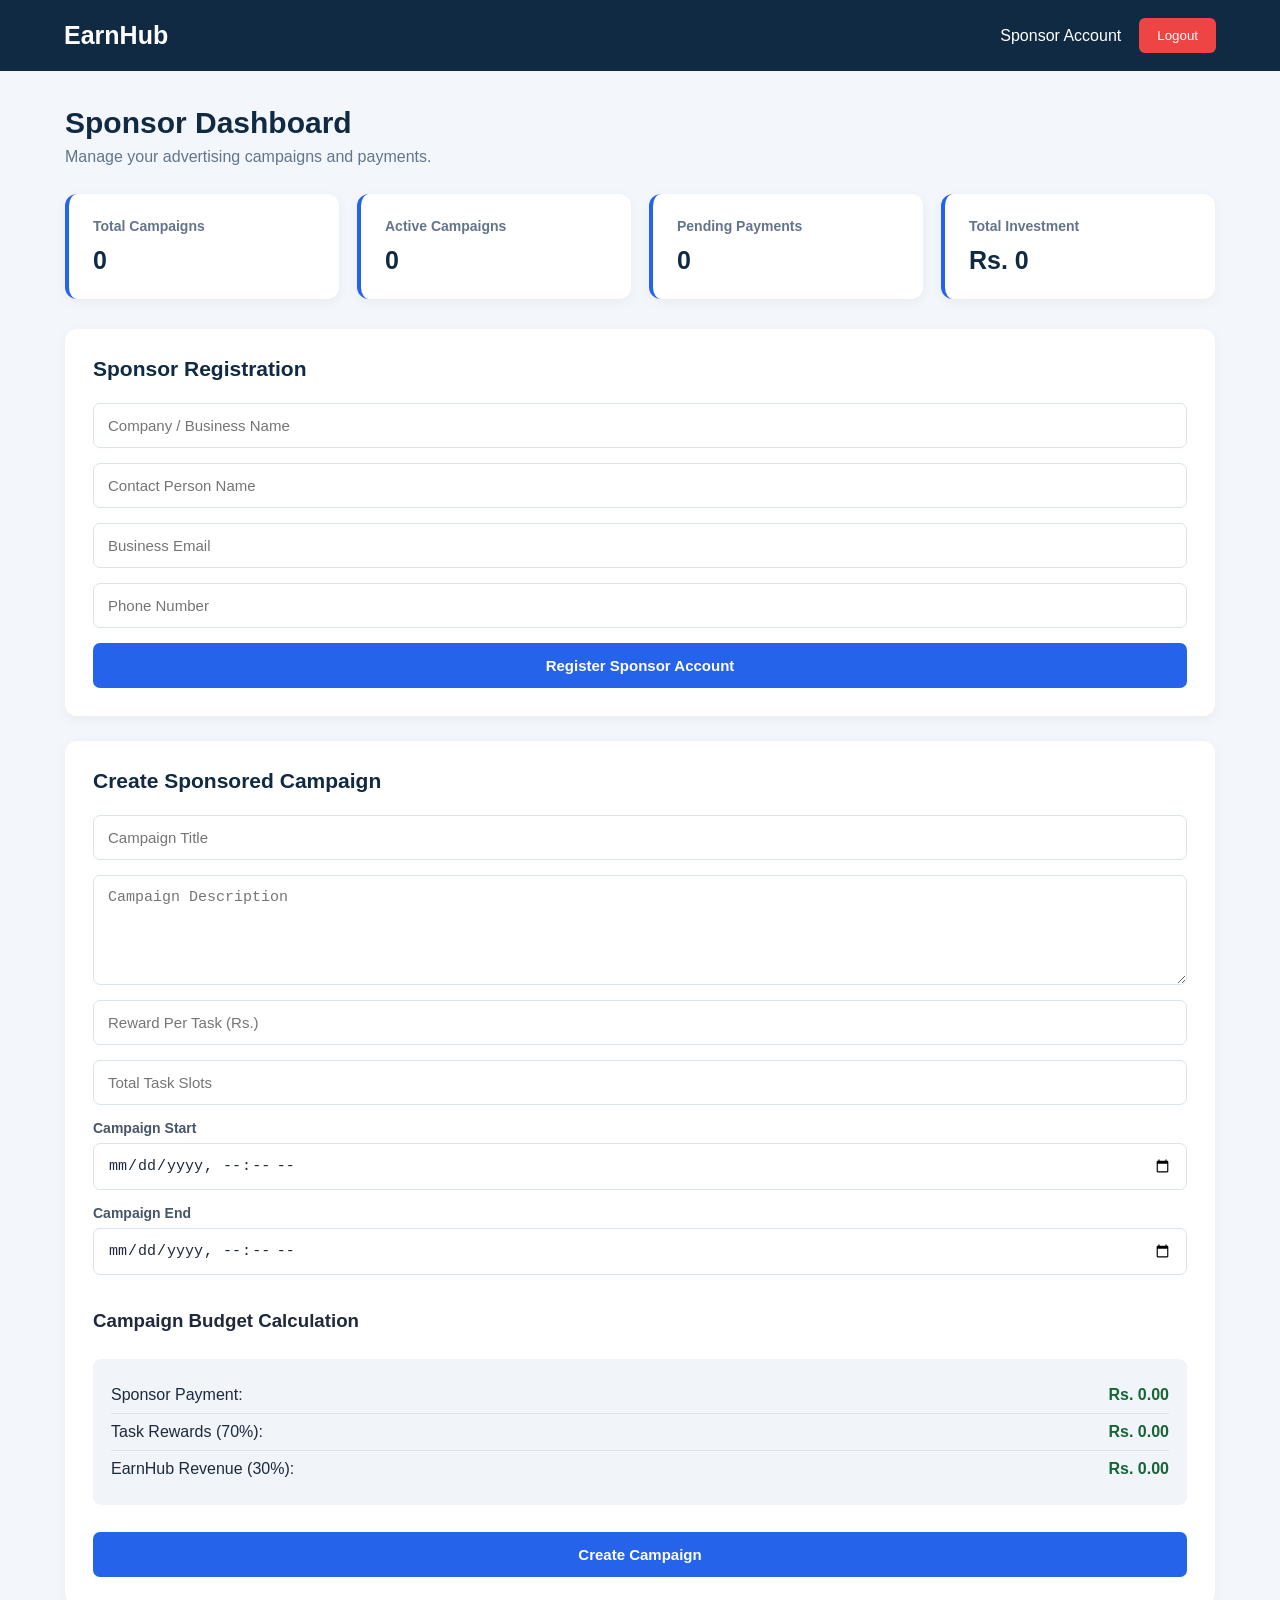
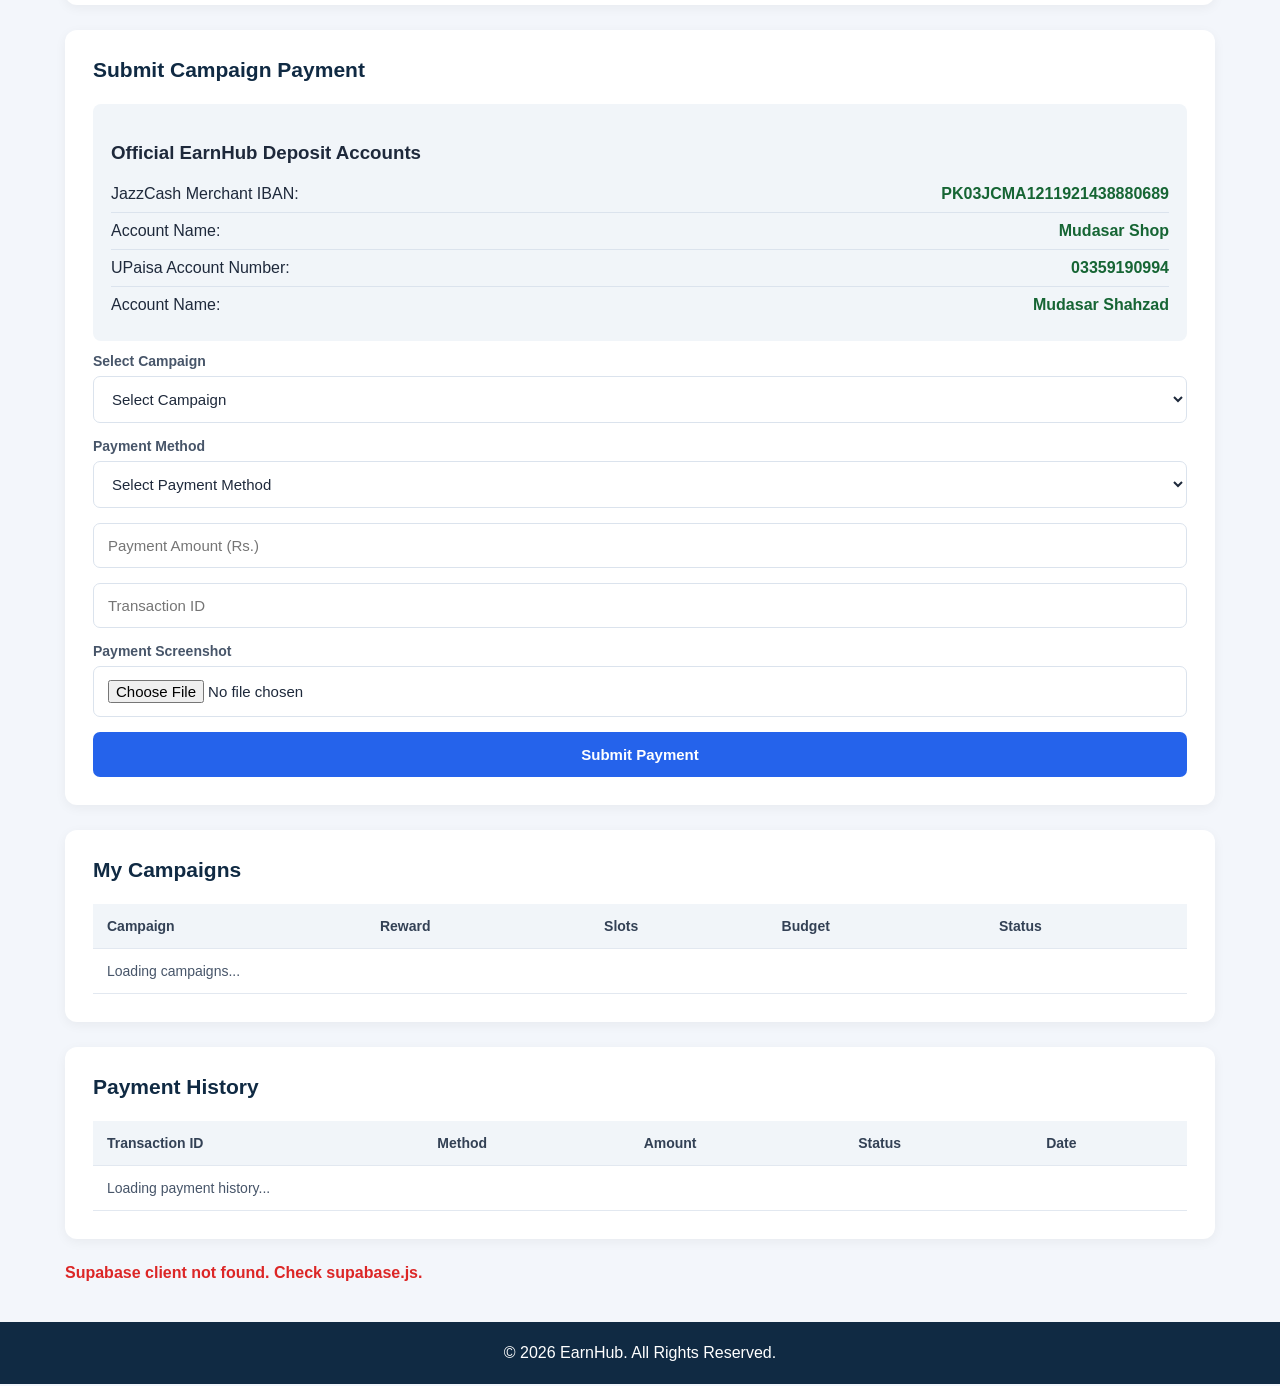
<file: sponsor.html>
<!DOCTYPE html>
<html lang="en">
<head>

<script
  src="https://js.sentry-cdn.com/a7f023dfa209b23388c463c022137207.min.js"
  crossorigin="anonymous"
></script>

    <meta charset="UTF-8">
    <meta name="viewport" content="width=device-width, initial-scale=1.0">
    <title>Sponsor Dashboard | EarnHub</title>
    <meta name="description" content="Create sponsored campaigns and manage payments on EarnHub.">
    <link rel="stylesheet" href="sponsor.css">
</head>
<body>

<header class="sponsor-header">
    <a href="index.html" class="brand">EarnHub</a>
    <div class="header-right">
        <span id="sponsorName">Sponsor Account</span>
        <button id="logoutBtn" type="button">Logout</button>
    </div>
</header>

<main class="sponsor-container">

    <section class="welcome-section">
        <h1>Sponsor Dashboard</h1>
        <p>Manage your advertising campaigns and payments.</p>
    </section>

    <section class="stats-grid">
        <div class="stat-card">
            <h3>Total Campaigns</h3>
            <p id="totalCampaigns">0</p>
        </div>
        <div class="stat-card">
            <h3>Active Campaigns</h3>
            <p id="activeCampaigns">0</p>
        </div>
        <div class="stat-card">
            <h3>Pending Payments</h3>
            <p id="pendingPayments">0</p>
        </div>
        <div class="stat-card">
            <h3>Total Investment</h3>
            <p id="totalInvestment">Rs. 0</p>
        </div>
    </section>

    <section class="sponsor-panel">
        <h2>Sponsor Registration</h2>

        <form id="sponsorRegisterForm">
            <input id="companyName" type="text"
                   placeholder="Company / Business Name" required>

            <input id="contactName" type="text"
                   placeholder="Contact Person Name" required>

            <input id="sponsorEmail" type="email"
                   placeholder="Business Email" required>

            <input id="sponsorPhone" type="tel"
                   placeholder="Phone Number" required>

            <button type="submit">Register Sponsor Account</button>
        </form>
    </section>

    <section class="sponsor-panel">
        <h2>Create Sponsored Campaign</h2>

        <form id="campaignForm">

            <input id="campaignTitle" type="text"
                   placeholder="Campaign Title" required>

            <textarea id="campaignDescription"
                      placeholder="Campaign Description"
                      required></textarea>

            <input id="campaignReward" type="number"
                   min="0.01" step="0.01"
                   placeholder="Reward Per Task (Rs.)" required>

            <input id="campaignSlots" type="number"
                   min="1" step="1"
                   placeholder="Total Task Slots" required>

            <label for="campaignStart">Campaign Start</label>
            <input id="campaignStart" type="datetime-local" required>

            <label for="campaignEnd">Campaign End</label>
            <input id="campaignEnd" type="datetime-local" required>

            <h3>Campaign Budget Calculation</h3>

            <div class="budget-details">
                <p>Sponsor Payment:
                    <strong id="sponsorAmount">Rs. 0.00</strong>
                </p>
                <p>Task Rewards (70%):
                    <strong id="taskAllocation">Rs. 0.00</strong>
                </p>
                <p>EarnHub Revenue (30%):
                    <strong id="companyAllocation">Rs. 0.00</strong>
                </p>
            </div>

            <button type="submit">Create Campaign</button>
        </form>
    </section>

    <section class="sponsor-panel">
        <h2>Submit Campaign Payment</h2>

        <div class="budget-details">
            <h3>Official EarnHub Deposit Accounts</h3>

            <p>JazzCash Merchant IBAN:
                <strong>PK03JCMA1211921438880689</strong>
            </p>
            <p>Account Name:
                <strong>Mudasar Shop</strong>
            </p>

            <p>UPaisa Account Number:
                <strong>03359190994</strong>
            </p>
            <p>Account Name:
                <strong>Mudasar Shahzad</strong>
            </p>
        </div>

        <form id="paymentForm">

            <label for="paymentCampaign">Select Campaign</label>
            <select id="paymentCampaign" required>
                <option value="">Select Campaign</option>
            </select>

            <label for="paymentMethod">Payment Method</label>
            <select id="paymentMethod" required>
                <option value="">Select Payment Method</option>
                <option value="JazzCash Merchant">JazzCash Merchant</option>
                <option value="UPaisa">UPaisa</option>
            </select>

            <input id="paymentAmount" type="number"
                   min="0.01" step="0.01"
                   placeholder="Payment Amount (Rs.)" required>

            <input id="transactionId" type="text"
                   placeholder="Transaction ID" required>

            <label for="paymentScreenshot">Payment Screenshot</label>
            <input id="paymentScreenshot" type="file"
                   accept="image/*" required>

            <button type="submit">Submit Payment</button>
        </form>
    </section>

    <section class="sponsor-panel">
        <h2>My Campaigns</h2>
        <div class="table-wrapper">
            <table>
                <thead>
                    <tr>
                        <th>Campaign</th>
                        <th>Reward</th>
                        <th>Slots</th>
                        <th>Budget</th>
                        <th>Status</th>
                    </tr>
                </thead>
                <tbody id="campaignList">
                    <tr>
                        <td colspan="5">Loading campaigns...</td>
                    </tr>
                </tbody>
            </table>
        </div>
    </section>

    <section class="sponsor-panel">
        <h2>Payment History</h2>
        <div class="table-wrapper">
            <table>
                <thead>
                    <tr>
                        <th>Transaction ID</th>
                        <th>Method</th>
                        <th>Amount</th>
                        <th>Status</th>
                        <th>Date</th>
                    </tr>
                </thead>
                <tbody id="paymentHistory">
                    <tr>
                        <td colspan="5">Loading payment history...</td>
                    </tr>
                </tbody>
            </table>
        </div>
    </section>

    <p id="sponsorMessage" role="status"></p>

</main>

<footer class="sponsor-footer">
    <p>© 2026 EarnHub. All Rights Reserved.</p>
</footer>

<script src="supabase.js"></script>
<script src="sponsor.js"></script>

</body>
</html>
</file>
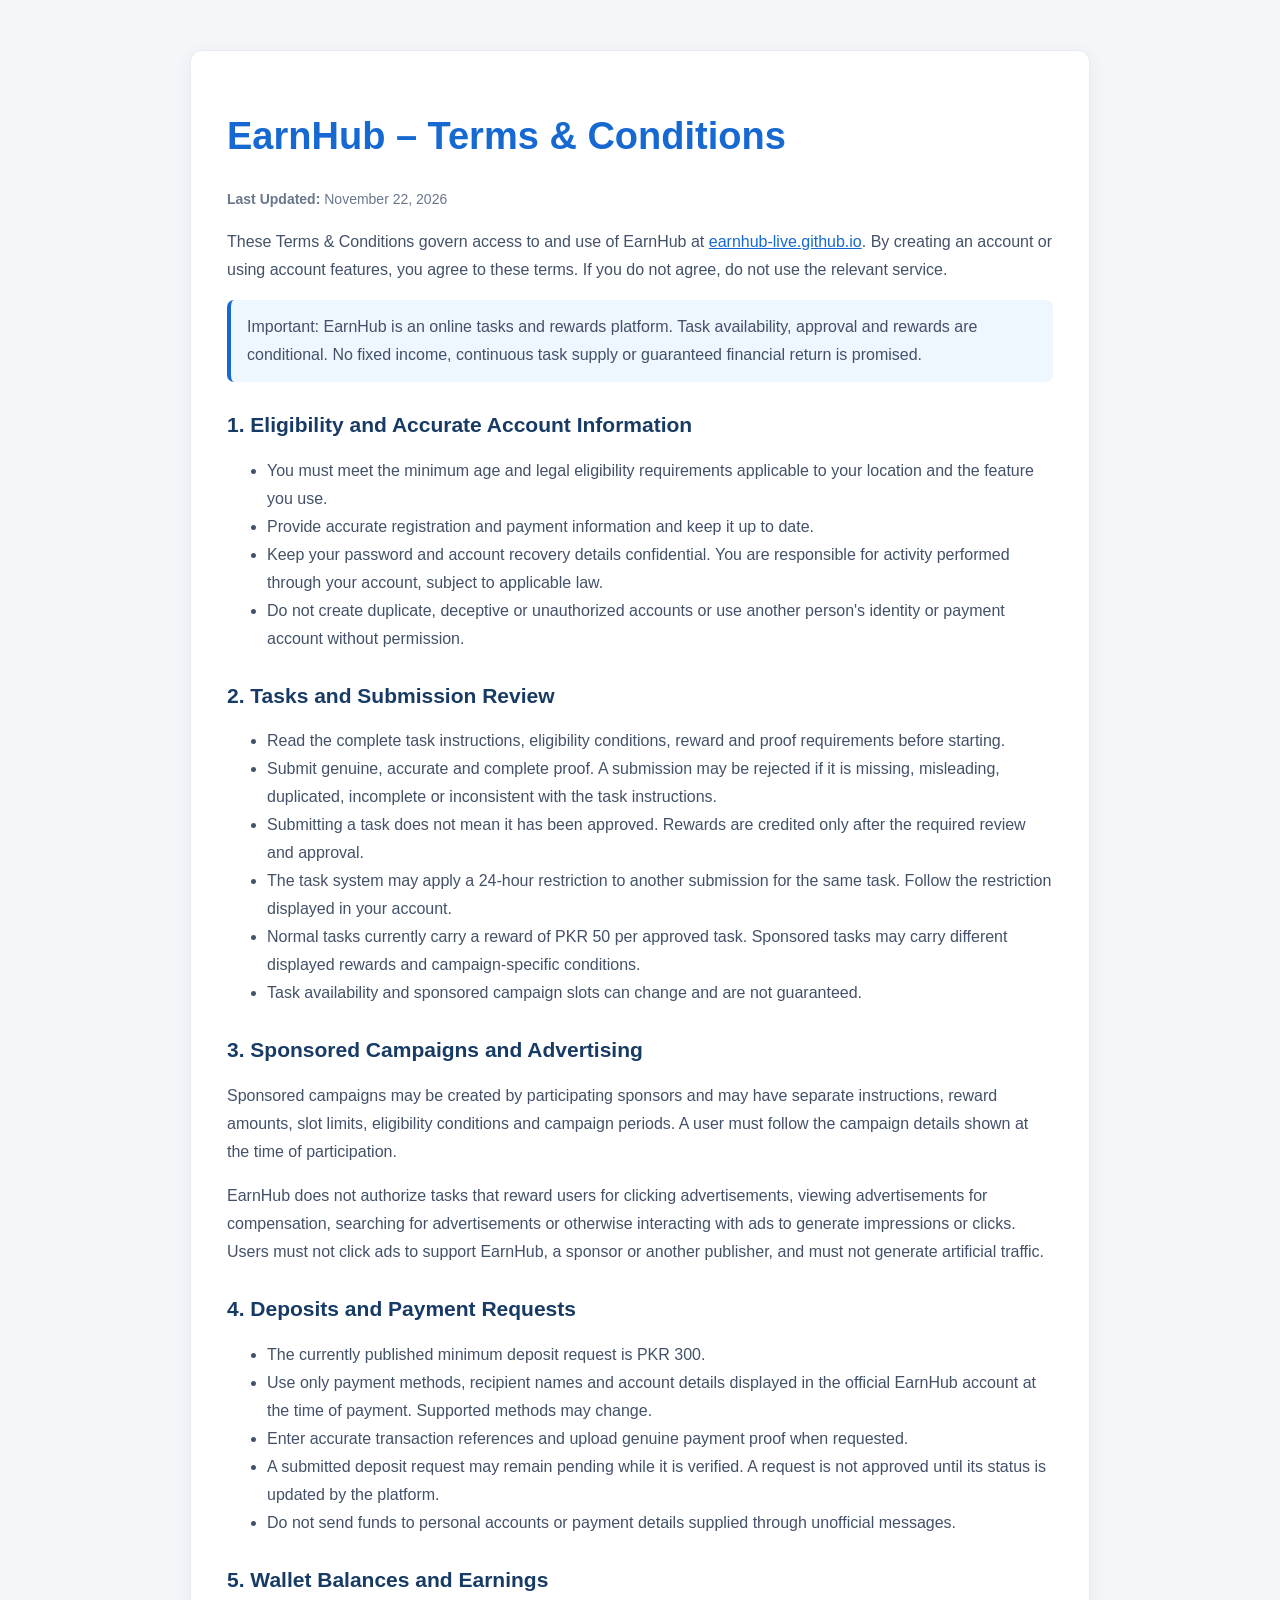
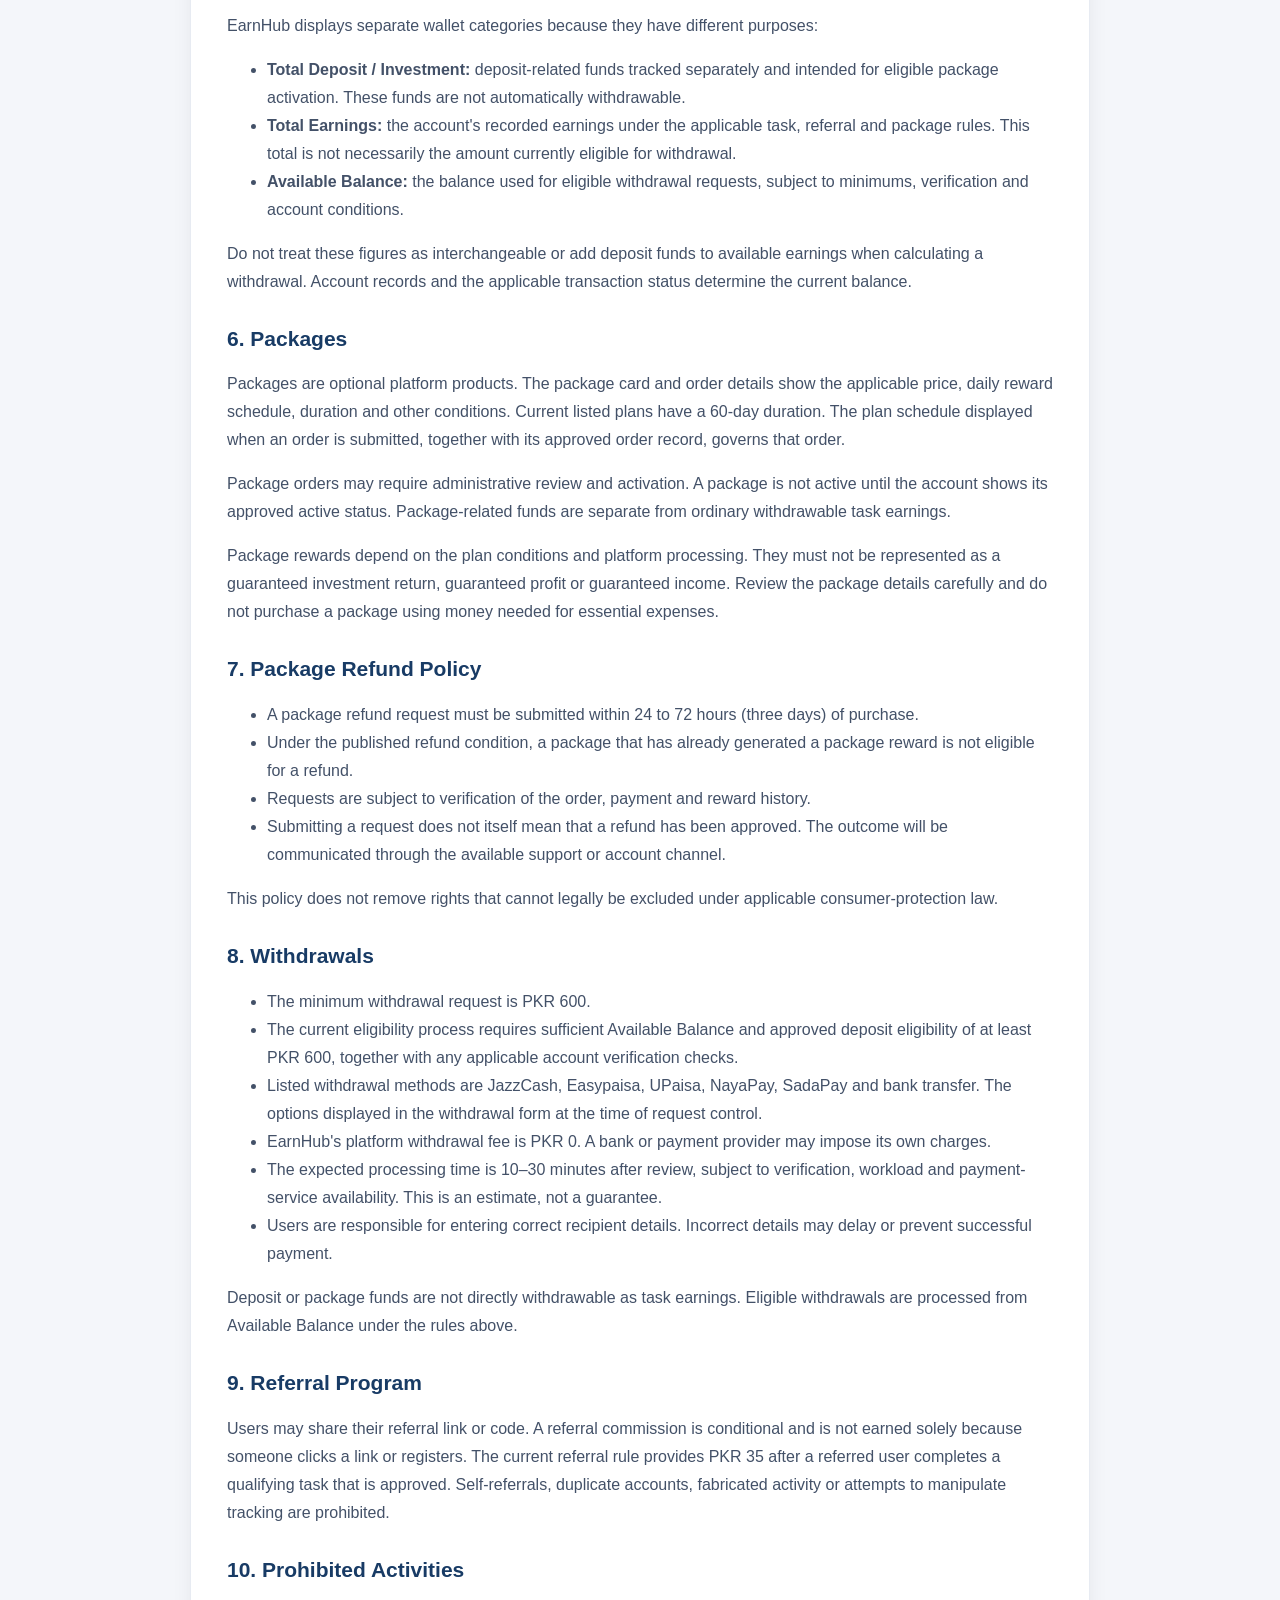
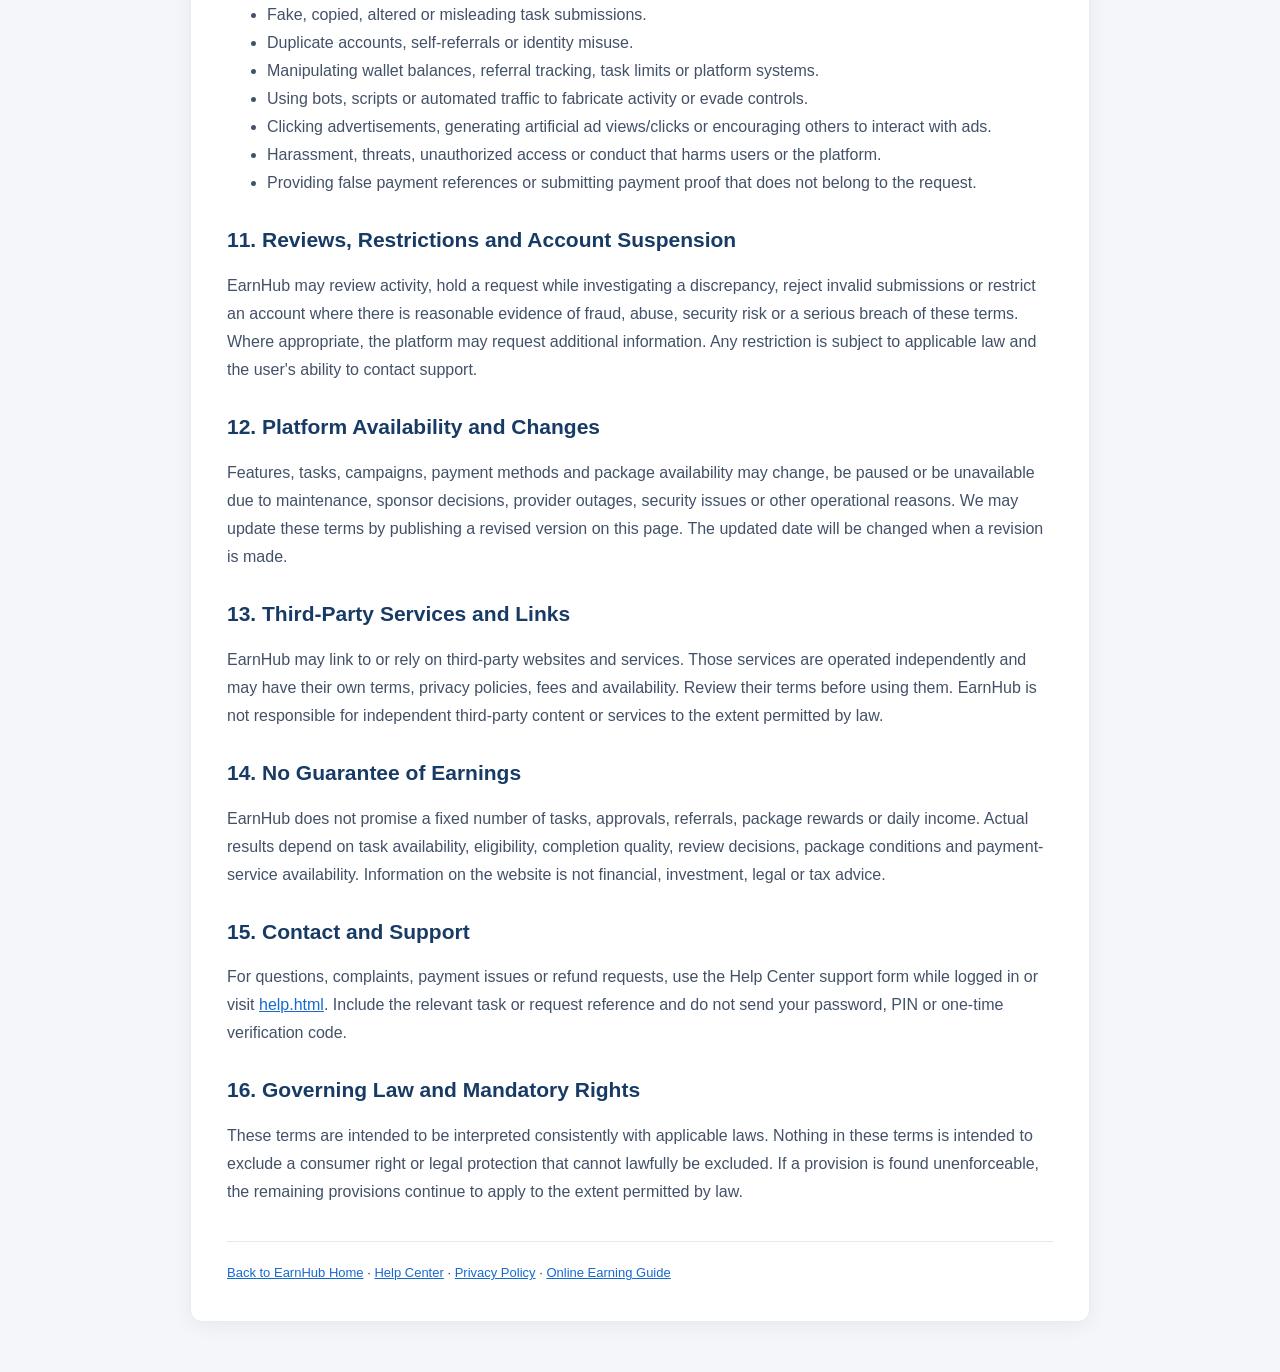
<file: terms.html>
<!DOCTYPE html>
<html lang="en-PK">
<head>
  <meta charset="UTF-8">
  <meta name="viewport" content="width=device-width, initial-scale=1">
  <meta name="theme-color" content="#101827">
  <title>Terms & Conditions - EarnHub</title>
  <meta name="description" content="Read EarnHub's terms for accounts, tasks, rewards, deposits, packages, withdrawals, referrals, refunds and acceptable use.">
  <meta name="robots" content="index, follow">
  <link rel="canonical" href="https://earnhub-live.github.io/terms.html">
  <meta property="og:type" content="website">
  <meta property="og:title" content="Terms & Conditions - EarnHub">
  <meta property="og:description" content="Review the rules for using EarnHub, including tasks, wallet balances, packages and payments.">
  <meta property="og:url" content="https://earnhub-live.github.io/terms.html">
  <meta property="og:image" content="https://earnhub-live.github.io/og-image.png">
  <meta name="twitter:card" content="summary_large_image">
  <meta name="twitter:title" content="Terms & Conditions - EarnHub">
  <meta name="twitter:description" content="Understand EarnHub account, task, reward and payment conditions.">
  <meta name="twitter:image" content="https://earnhub-live.github.io/og-image.png">
  <style>
    *{box-sizing:border-box}body{margin:0;padding:20px;background:#f4f6fa;color:#263247;font-family:Arial,sans-serif;line-height:1.75}
    .container{max-width:900px;margin:30px auto;padding:clamp(20px,4vw,36px);background:white;border:1px solid #e7ebf2;border-radius:12px;box-shadow:0 4px 20px rgba(0,0,0,.06)}
    h1{color:#1769d2;line-height:1.3;font-size:clamp(28px,5vw,38px)}h2{margin-top:29px;color:#183b65;font-size:21px;line-height:1.35}
    p,li{color:#435168}a{color:#1769d2}.updated{color:#68778b;font-size:14px}
    .notice{padding:13px 16px;background:#eef6ff;border-left:4px solid #1769d2;border-radius:7px}
    footer{margin-top:35px;padding-top:20px;border-top:1px solid #e5eaf1;font-size:13px}
    @media(max-width:600px){body{padding:10px}.container{padding:20px;margin:10px auto}}
  </style>
</head>
<body>
<main class="container">
  <h1>EarnHub – Terms &amp; Conditions</h1>
  <p class="updated"><strong>Last Updated:</strong> November 22, 2026</p>
  <p>These Terms &amp; Conditions govern access to and use of EarnHub at <a href="https://earnhub-live.github.io/">earnhub-live.github.io</a>. By creating an account or using account features, you agree to these terms. If you do not agree, do not use the relevant service.</p>
  <p class="notice">Important: EarnHub is an online tasks and rewards platform. Task availability, approval and rewards are conditional. No fixed income, continuous task supply or guaranteed financial return is promised.</p>

  <h2>1. Eligibility and Accurate Account Information</h2>
  <ul>
    <li>You must meet the minimum age and legal eligibility requirements applicable to your location and the feature you use.</li>
    <li>Provide accurate registration and payment information and keep it up to date.</li>
    <li>Keep your password and account recovery details confidential. You are responsible for activity performed through your account, subject to applicable law.</li>
    <li>Do not create duplicate, deceptive or unauthorized accounts or use another person's identity or payment account without permission.</li>
  </ul>

  <h2>2. Tasks and Submission Review</h2>
  <ul>
    <li>Read the complete task instructions, eligibility conditions, reward and proof requirements before starting.</li>
    <li>Submit genuine, accurate and complete proof. A submission may be rejected if it is missing, misleading, duplicated, incomplete or inconsistent with the task instructions.</li>
    <li>Submitting a task does not mean it has been approved. Rewards are credited only after the required review and approval.</li>
    <li>The task system may apply a 24-hour restriction to another submission for the same task. Follow the restriction displayed in your account.</li>
    <li>Normal tasks currently carry a reward of PKR 50 per approved task. Sponsored tasks may carry different displayed rewards and campaign-specific conditions.</li>
    <li>Task availability and sponsored campaign slots can change and are not guaranteed.</li>
  </ul>

  <h2>3. Sponsored Campaigns and Advertising</h2>
  <p>Sponsored campaigns may be created by participating sponsors and may have separate instructions, reward amounts, slot limits, eligibility conditions and campaign periods. A user must follow the campaign details shown at the time of participation.</p>
  <p>EarnHub does not authorize tasks that reward users for clicking advertisements, viewing advertisements for compensation, searching for advertisements or otherwise interacting with ads to generate impressions or clicks. Users must not click ads to support EarnHub, a sponsor or another publisher, and must not generate artificial traffic.</p>

  <h2>4. Deposits and Payment Requests</h2>
  <ul>
    <li>The currently published minimum deposit request is PKR 300.</li>
    <li>Use only payment methods, recipient names and account details displayed in the official EarnHub account at the time of payment. Supported methods may change.</li>
    <li>Enter accurate transaction references and upload genuine payment proof when requested.</li>
    <li>A submitted deposit request may remain pending while it is verified. A request is not approved until its status is updated by the platform.</li>
    <li>Do not send funds to personal accounts or payment details supplied through unofficial messages.</li>
  </ul>

  <h2>5. Wallet Balances and Earnings</h2>
  <p>EarnHub displays separate wallet categories because they have different purposes:</p>
  <ul>
    <li><strong>Total Deposit / Investment:</strong> deposit-related funds tracked separately and intended for eligible package activation. These funds are not automatically withdrawable.</li>
    <li><strong>Total Earnings:</strong> the account's recorded earnings under the applicable task, referral and package rules. This total is not necessarily the amount currently eligible for withdrawal.</li>
    <li><strong>Available Balance:</strong> the balance used for eligible withdrawal requests, subject to minimums, verification and account conditions.</li>
  </ul>
  <p>Do not treat these figures as interchangeable or add deposit funds to available earnings when calculating a withdrawal. Account records and the applicable transaction status determine the current balance.</p>

  <h2>6. Packages</h2>
  <p>Packages are optional platform products. The package card and order details show the applicable price, daily reward schedule, duration and other conditions. Current listed plans have a 60-day duration. The plan schedule displayed when an order is submitted, together with its approved order record, governs that order.</p>
  <p>Package orders may require administrative review and activation. A package is not active until the account shows its approved active status. Package-related funds are separate from ordinary withdrawable task earnings.</p>
  <p>Package rewards depend on the plan conditions and platform processing. They must not be represented as a guaranteed investment return, guaranteed profit or guaranteed income. Review the package details carefully and do not purchase a package using money needed for essential expenses.</p>

  <h2>7. Package Refund Policy</h2>
  <ul>
    <li>A package refund request must be submitted within 24 to 72 hours (three days) of purchase.</li>
    <li>Under the published refund condition, a package that has already generated a package reward is not eligible for a refund.</li>
    <li>Requests are subject to verification of the order, payment and reward history.</li>
    <li>Submitting a request does not itself mean that a refund has been approved. The outcome will be communicated through the available support or account channel.</li>
  </ul>
  <p>This policy does not remove rights that cannot legally be excluded under applicable consumer-protection law.</p>

  <h2>8. Withdrawals</h2>
  <ul>
    <li>The minimum withdrawal request is PKR 600.</li>
    <li>The current eligibility process requires sufficient Available Balance and approved deposit eligibility of at least PKR 600, together with any applicable account verification checks.</li>
    <li>Listed withdrawal methods are JazzCash, Easypaisa, UPaisa, NayaPay, SadaPay and bank transfer. The options displayed in the withdrawal form at the time of request control.</li>
    <li>EarnHub's platform withdrawal fee is PKR 0. A bank or payment provider may impose its own charges.</li>
    <li>The expected processing time is 10–30 minutes after review, subject to verification, workload and payment-service availability. This is an estimate, not a guarantee.</li>
    <li>Users are responsible for entering correct recipient details. Incorrect details may delay or prevent successful payment.</li>
  </ul>
  <p>Deposit or package funds are not directly withdrawable as task earnings. Eligible withdrawals are processed from Available Balance under the rules above.</p>

  <h2>9. Referral Program</h2>
  <p>Users may share their referral link or code. A referral commission is conditional and is not earned solely because someone clicks a link or registers. The current referral rule provides PKR 35 after a referred user completes a qualifying task that is approved. Self-referrals, duplicate accounts, fabricated activity or attempts to manipulate tracking are prohibited.</p>

  <h2>10. Prohibited Activities</h2>
  <ul>
    <li>Fake, copied, altered or misleading task submissions.</li>
    <li>Duplicate accounts, self-referrals or identity misuse.</li>
    <li>Manipulating wallet balances, referral tracking, task limits or platform systems.</li>
    <li>Using bots, scripts or automated traffic to fabricate activity or evade controls.</li>
    <li>Clicking advertisements, generating artificial ad views/clicks or encouraging others to interact with ads.</li>
    <li>Harassment, threats, unauthorized access or conduct that harms users or the platform.</li>
    <li>Providing false payment references or submitting payment proof that does not belong to the request.</li>
  </ul>

  <h2>11. Reviews, Restrictions and Account Suspension</h2>
  <p>EarnHub may review activity, hold a request while investigating a discrepancy, reject invalid submissions or restrict an account where there is reasonable evidence of fraud, abuse, security risk or a serious breach of these terms. Where appropriate, the platform may request additional information. Any restriction is subject to applicable law and the user's ability to contact support.</p>

  <h2>12. Platform Availability and Changes</h2>
  <p>Features, tasks, campaigns, payment methods and package availability may change, be paused or be unavailable due to maintenance, sponsor decisions, provider outages, security issues or other operational reasons. We may update these terms by publishing a revised version on this page. The updated date will be changed when a revision is made.</p>

  <h2>13. Third-Party Services and Links</h2>
  <p>EarnHub may link to or rely on third-party websites and services. Those services are operated independently and may have their own terms, privacy policies, fees and availability. Review their terms before using them. EarnHub is not responsible for independent third-party content or services to the extent permitted by law.</p>

  <h2>14. No Guarantee of Earnings</h2>
  <p>EarnHub does not promise a fixed number of tasks, approvals, referrals, package rewards or daily income. Actual results depend on task availability, eligibility, completion quality, review decisions, package conditions and payment-service availability. Information on the website is not financial, investment, legal or tax advice.</p>

  <h2>15. Contact and Support</h2>
  <p>For questions, complaints, payment issues or refund requests, use the Help Center support form while logged in or visit <a href="help.html">help.html</a>. Include the relevant task or request reference and do not send your password, PIN or one-time verification code.</p>

  <h2>16. Governing Law and Mandatory Rights</h2>
  <p>These terms are intended to be interpreted consistently with applicable laws. Nothing in these terms is intended to exclude a consumer right or legal protection that cannot lawfully be excluded. If a provision is found unenforceable, the remaining provisions continue to apply to the extent permitted by law.</p>

  <footer><a href="index.html">Back to EarnHub Home</a> · <a href="help.html">Help Center</a> · <a href="privacy.html">Privacy Policy</a> · <a href="online-earning-in-pakistan.html">Online Earning Guide</a></footer>
</main>
</body>
</html>
</file>
<file: style.css>
/* =========================================================
   EARNHUB — PREMIUM BLUE / WHITE / GREEN DESIGN
   Complete Responsive Stylesheet
   No Animations — Performance Focused
========================================================= */

/* =========================
   1. ROOT & GLOBAL
========================= */

:root {
    --bg: #071426;
    --bg-deep: #050e1c;

    --surface: #0d1e35;
    --surface-2: #122945;
    --surface-3: #183654;

    --blue: #1769e8;
    --blue-light: #3185ff;
    --blue-dark: #1053c5;

    --green: #16a36a;
    --green-light: #20c782;
    --green-dark: #08784b;

    --white: #ffffff;
    --off-white: #f4f7fb;
    --gray-100: #e9eef5;
    --gray-200: #d4deea;
    --gray-300: #aebdd0;
    --gray-400: #8294aa;
    --gray-500: #61758e;

    --text: #f4f7fb;
    --text-muted: #a8b8cc;
    --text-dark: #15243a;

    --border: rgba(164, 190, 220, 0.15);
    --border-light: rgba(255, 255, 255, 0.1);

    --success-bg: rgba(22, 163, 106, 0.12);
    --blue-bg: rgba(23, 105, 232, 0.13);
    --danger: #ef5350;
    --warning: #f5ad35;

    --radius-sm: 8px;
    --radius: 14px;
    --radius-lg: 20px;

    --shadow: 0 8px 28px rgba(0, 0, 0, 0.18);
    --shadow-strong: 0 15px 40px rgba(0, 0, 0, 0.28);

    --container: 1240px;
}

* {
    box-sizing: border-box;
    margin: 0;
    padding: 0;
}

html {
    scroll-behavior: smooth;
    scroll-padding-top: 90px;
}

body {
    min-height: 100vh;
    background: var(--bg);
    color: var(--text);
    font-family: Inter, "Segoe UI", Arial, sans-serif;
    font-size: 15px;
    line-height: 1.65;
    overflow-x: hidden;
}

body,
button,
input,
select,
textarea {
    font-family: Inter, "Segoe UI", Arial, sans-serif;
}

button,
input,
select,
textarea {
    font-size: inherit;
}

button {
    cursor: pointer;
}

a {
    color: var(--blue-light);
    text-decoration: none;
}

a:hover {
    color: var(--green-light);
}

img {
    max-width: 100%;
}

.hidden,
[hidden] {
    display: none !important;
}

.muted {
    color: var(--text-muted);
    font-size: 13px;
}

.section {
    width: min(var(--container), calc(100% - 40px));
    margin-left: auto;
    margin-right: auto;
    padding-top: 75px;
    padding-bottom: 75px;
}

.eyebrow {
    display: inline-block;
    color: var(--green-light);
    font-size: 11px;
    font-weight: 800;
    letter-spacing: 1.7px;
    text-transform: uppercase;
}

h1,
h2,
h3,
h4 {
    color: var(--white);
    line-height: 1.25;
    font-weight: 750;
}

h1 {
    font-size: clamp(36px, 5vw, 60px);
}

h2 {
    font-size: clamp(23px, 3vw, 30px);
}

h3 {
    font-size: 19px;
}

p {
    color: var(--text-muted);
}

button:focus-visible,
a:focus-visible,
input:focus-visible,
select:focus-visible,
textarea:focus-visible {
    outline: 3px solid var(--green-light);
    outline-offset: 3px;
}

/* =========================
   2. NAVBAR
========================= */

.navbar {
    width: 100%;
    min-height: 78px;
    padding: 12px max(25px, calc((100% - 1240px) / 2));
    display: flex;
    align-items: center;
    justify-content: space-between;
    gap: 25px;
    background: #091a30;
    border-bottom: 1px solid var(--border);
    position: sticky;
    top: 0;
    z-index: 1000;
    box-shadow: 0 5px 20px rgba(0, 0, 0, 0.15);
}

.logo {
    display: flex;
    align-items: center;
    flex-shrink: 0;
}

.site-logo {
    width: 58px;
    height: 58px;
    object-fit: contain;
}

#navButtons {
    display: flex;
    align-items: center;
    gap: 9px;
}

#navButtons button,
.whatsapp-nav-btn {
    border: 1px solid transparent;
    background: transparent;
    color: #e5edf8;
    padding: 10px 15px;
    border-radius: 9px;
    font-size: 13px;
    font-weight: 650;
    white-space: nowrap;
}

#navButtons button:hover {
    background: var(--surface-3);
    color: var(--white);
}

#navButtons button.primary {
    background: var(--green);
    color: white;
    border-color: var(--green);
}

#navButtons button.primary:hover {
    background: var(--green-dark);
}

.whatsapp-nav-btn {
    display: inline-flex;
    align-items: center;
    gap: 7px;
    background: rgba(22, 163, 106, 0.12);
    color: #55e4a6;
    border: 1px solid rgba(22, 163, 106, 0.3);
}

.whatsapp-nav-btn:hover {
    background: var(--green);
    color: white;
}

.menu-toggle {
    display: none;
    width: 43px;
    height: 43px;
    border: 1px solid var(--border);
    background: var(--surface);
    border-radius: 10px;
    padding: 10px;
    flex-direction: column;
    justify-content: center;
    gap: 5px;
}

.menu-toggle span {
    width: 100%;
    height: 2px;
    background: white;
    border-radius: 3px;
}
/* EARNHUB SIDEBAR CLICK FIX */

.menu-overlay {
    position: fixed !important;
    inset: 0 !important;
    z-index: 99998 !important;
    background: rgba(0, 0, 0, 0.65);
    display: none;
    pointer-events: auto !important;
}

.menu-overlay.active {
    display: block !important;
}

.main-sidebar {
    position: fixed !important;
    top: 0 !important;
    left: -310px !important;
    width: 290px !important;
    height: 100vh !important;
    height: 100dvh !important;
    z-index: 99999 !important;
    overflow-y: auto !important;
    pointer-events: none !important;
    transition: left 0.25s ease;
}

.main-sidebar.active {
    left: 0 !important;
    pointer-events: auto !important;
}

.main-sidebar * {
    pointer-events: auto !important;
}

.sidebar-link,
.sidebar-heading button,
.sidebar-logout {
    position: relative !important;
    z-index: 100000 !important;
    pointer-events: auto !important;
    cursor: pointer !important;
}
/* =========================
   4. HERO
========================= */

.hero {
    min-height: 570px;
    display: grid;
    grid-template-columns: 1.2fr 0.8fr;
    align-items: center;
    gap: 65px;
    padding-top: 90px;
    padding-bottom: 90px;
}

.hero-content h1 {
    margin-top: 17px;
    margin-bottom: 22px;
    max-width: 720px;
    letter-spacing: -1.5px;
}

.hero-content h1 span {
    display: block;
    color: var(--green-light);
}

.hero-content > p {
    max-width: 650px;
    font-size: 16px;
    line-height: 1.9;
}

.hero-buttons {
    display: flex;
    flex-wrap: wrap;
    gap: 13px;
    margin-top: 30px;
}

.btn-primary,
.btn-secondary {
    min-height: 46px;
    padding: 12px 23px;
    border-radius: 10px;
    font-weight: 750;
    font-size: 14px;
    border: 1px solid transparent;
}

.btn-primary {
    background: var(--green);
    color: white;
    border-color: var(--green);
}

.btn-primary:hover {
    background: var(--green-dark);
    border-color: var(--green-dark);
    color: white;
}

.btn-secondary {
    background: var(--surface-2);
    color: white;
    border-color: var(--border);
}

.btn-secondary:hover {
    background: var(--surface-3);
}

.hero-card {
    padding: 32px;
    background: linear-gradient(145deg, #122b49, #0b1b31);
    border: 1px solid rgba(49, 133, 255, 0.28);
    border-radius: 22px;
    box-shadow: var(--shadow-strong);
}

.hero-icon {
    width: 60px;
    height: 60px;
    display: grid;
    place-items: center;
    border-radius: 16px;
    background: var(--green);
    font-size: 28px;
    margin-bottom: 22px;
}

.hero-card h2 {
    font-size: 24px;
    margin-bottom: 12px;
}

.hero-card > p {
    line-height: 1.8;
    margin-bottom: 25px;
}

.hero-stat {
    display: flex;
    align-items: center;
    justify-content: space-between;
    gap: 10px;
    padding: 14px 0;
    border-top: 1px solid var(--border);
    font-size: 13px;
}

.hero-stat span {
    color: var(--text-muted);
}

.hero-stat strong {
    color: var(--green-light);
}

/* =========================
   5. ABOUT & FEATURES
========================= */

.section-heading {
    max-width: 820px;
    margin: 0 auto 40px;
    text-align: center;
}

.section-heading h2 {
    margin: 13px 0 17px;
}

.section-heading p {
    line-height: 1.9;
    margin-bottom: 12px;
}

.section-heading a {
    font-weight: 700;
}

.feature-grid {
    display: grid;
    grid-template-columns: repeat(3, minmax(0, 1fr));
    gap: 20px;
}

.card {
    background: var(--surface);
    border: 1px solid var(--border);
    border-radius: var(--radius);
    padding: 25px;
}

.feature-grid .card {
    min-height: 230px;
}

.feature-icon {
    width: 50px;
    height: 50px;
    display: grid;
    place-items: center;
    border-radius: 13px;
    background: var(--blue-bg);
    font-size: 24px;
    margin-bottom: 20px;
}

.feature-grid h3 {
    margin-bottom: 12px;
}

.feature-grid p {
    line-height: 1.8;
    font-size: 13px;
}

/* =========================
   6. DASHBOARD
========================= */

#dashboard {
    max-width: var(--container);
    margin: 0 auto;
    padding: 45px 20px 80px;
}

.dashboard-heading {
    display: flex;
    align-items: center;
    justify-content: space-between;
    gap: 20px;
    margin-bottom: 30px;
}

.dashboard-welcome h2 {
    margin: 8px 0;
    font-size: 28px;
}

.dashboard-welcome > p {
    font-size: 13px;
}

.dashboard-status {
    display: inline-flex;
    align-items: center;
    gap: 8px;
    color: var(--green-light);
    font-size: 12px;
    margin-top: 12px;
    font-weight: 650;
}

.status-dot {
    width: 8px;
    height: 8px;
    border-radius: 50%;
    background: var(--green-light);
}

.dashboard-actions {
    display: flex;
    align-items: center;
    gap: 15px;
}

.notification-wrapper {
    position: relative;
}

.notification-bell {
    width: 46px;
    height: 46px;
    border-radius: 12px;
    border: 1px solid var(--border);
    background: var(--surface);
    color: white;
    font-size: 20px;
    position: relative;
}

.notification-bell span {
    position: absolute;
    top: -7px;
    right: -7px;
    min-width: 19px;
    height: 19px;
    padding: 0 4px;
    display: grid;
    place-items: center;
    background: var(--green);
    color: white;
    font-size: 10px;
    border-radius: 20px;
}

.notification-panel {
    position: absolute;
    top: 58px;
    right: 0;
    width: min(350px, calc(100vw - 35px));
    z-index: 100;
    box-shadow: var(--shadow-strong);
    max-height: 400px;
    overflow-y: auto;
}

/* =========================
   7. STATISTICS
========================= */

.stats-grid {
    display: grid;
    grid-template-columns: repeat(4, minmax(0, 1fr));
    gap: 17px;
    margin-bottom: 25px;
}

.stat-card {
    min-width: 0;
    padding: 23px;
    background: var(--surface);
    border: 1px solid var(--border);
    border-radius: 15px;
    box-shadow: var(--shadow);
}

.stat-icon {
    width: 44px;
    height: 44px;
    display: grid;
    place-items: center;
    background: var(--blue-bg);
    border-radius: 12px;
    font-size: 21px;
    margin-bottom: 15px;
}

.stat-card > span {
    display: block;
    color: var(--text-muted);
    font-size: 12px;
    font-weight: 650;
}

.stat-card h2 {
    font-size: clamp(20px, 2.5vw, 28px);
    margin: 7px 0;
    overflow-wrap: anywhere;
}

.stat-card small {
    color: var(--gray-400);
    font-size: 11px;
}

.earnings-card {
    border-top: 3px solid var(--green);
}

.balance-card {
    border-top: 3px solid var(--blue-light);
}

.tasks-card {
    border-top: 3px solid #8b9bb1;
}

/* =========================
   8. GENERAL PANELS
========================= */

.panel {
    min-width: 0;
    padding: 26px;
    margin-bottom: 23px;
    background: var(--surface);
    border: 1px solid var(--border);
    border-radius: var(--radius-lg);
    box-shadow: var(--shadow);
}

.panel-heading {
    display: flex;
    align-items: center;
    justify-content: space-between;
    gap: 15px;
    margin-bottom: 22px;
}

.panel-heading h2 {
    margin-top: 6px;
}

.panel-heading p {
    margin-top: 7px;
    font-size: 12px;
}

.wallet-icon,
.progress-icon {
    width: 45px;
    height: 45px;
    flex-shrink: 0;
    display: grid;
    place-items: center;
    background: var(--blue-bg);
    border-radius: 12px;
    font-size: 22px;
}

/* =========================
   9. WALLET
========================= */

.wallet-balance-card {
    position: relative;
    overflow: hidden;
    padding: 27px;
    margin-bottom: 28px;
    border-radius: 17px;
    background: linear-gradient(125deg, #1459bd, #103b78 65%, #08784b);
    border: 1px solid rgba(255, 255, 255, 0.14);
}

.wallet-card-top {
    display: flex;
    align-items: center;
    justify-content: space-between;
    gap: 10px;
    color: white;
    font-size: 12px;
    font-weight: 800;
    letter-spacing: 1px;
    margin-bottom: 30px;
}

.wallet-chip {
    padding: 6px 10px;
    border: 1px solid rgba(255, 255, 255, 0.3);
    border-radius: 6px;
    font-size: 10px;
}

.wallet-balance-card .muted {
    color: rgba(255, 255, 255, 0.8);
}

.wallet-balance {
    font-size: clamp(32px, 5vw, 44px);
    margin: 7px 0 18px;
    color: white;
    overflow-wrap: anywhere;
}

.wallet-balance-card h3 {
    margin: 5px 0 15px;
}

.wallet-balance-card small {
    color: rgba(255, 255, 255, 0.75);
}

.withdraw-section {
    padding: 23px;
    margin-bottom: 25px;
    border: 1px solid var(--border);
    border-radius: 15px;
    background: var(--surface-2);
}

.withdraw-section .panel-heading {
    margin-bottom: 12px;
}

.withdraw-section > p {
    margin-bottom: 17px;
    font-size: 13px;
}

.withdrawal-history-panel {
    padding: 20px 0;
    margin-bottom: 25px;
    border-bottom: 1px solid var(--border);
}

.withdrawal-history-panel h3 {
    margin: 7px 0 15px;
}

.deposit-premium {
    padding: 23px;
    background: var(--surface-2);
    border: 1px solid var(--border);
    border-radius: 15px;
}

.deposit-premium > p {
    margin-bottom: 16px;
    font-size: 13px;
}

/* =========================
   10. FORMS & INPUTS
========================= */

input,
select,
textarea {
    width: 100%;
    min-height: 46px;
    padding: 12px 14px;
    margin-bottom: 13px;
    color: var(--white);
    background: #091a2e;
    border: 1px solid rgba(164, 190, 220, 0.22);
    border-radius: 9px;
    outline: none;
}

input::placeholder,
textarea::placeholder {
    color: #8194aa;
}

input:focus,
select:focus,
textarea:focus {
    border-color: var(--blue-light);
}

select {
    cursor: pointer;
}

select option {
    background: #0d1e35;
    color: white;
}

textarea {
    min-height: 110px;
    resize: vertical;
}

input[type="file"] {
    padding: 9px;
    color: var(--text-muted);
}

input[type="file"]::file-selector-button {
    padding: 8px 12px;
    border: none;
    border-radius: 6px;
    background: var(--blue);
    color: white;
    cursor: pointer;
}

label {
    display: block;
    margin: 8px 0;
    color: #dce7f4;
    font-size: 13px;
    font-weight: 650;
}

form button,
#withdrawForm button,
#depositForm button {
    margin-top: 5px;
}

.full-width {
    width: 100%;
}

/* =========================
   11. AVAILABLE TASKS
========================= */

#tasks {
    margin-top: 23px;
}

.task-grid {
    display: grid;
    grid-template-columns: repeat(2, minmax(0, 1fr));
    gap: 17px;
}

.task-card,
.task-item {
    min-width: 0;
    padding: 21px;
    background: var(--surface-2);
    border: 1px solid var(--border);
    border-radius: 13px;
}

.task-card h3,
.task-item h3 {
    margin-bottom: 10px;
}

.task-card p,
.task-item p {
    font-size: 13px;
    line-height: 1.8;
    margin-bottom: 10px;
}

.task-card button,
.task-item button {
    margin-top: 12px;
}

/* =========================
   12. REFERRAL
========================= */

.referral-panel,
.earnings-progress {
    padding: 26px;
    margin-top: 23px;
    margin-bottom: 23px;
    background: var(--surface);
    border: 1px solid var(--border);
    border-radius: var(--radius-lg);
    box-shadow: var(--shadow);
}

.referral-link-box {
    margin: 20px 0;
}

.referral-link-box label {
    color: var(--text-muted);
}

.referral-copy-row {
    display: flex;
    align-items: stretch;
    gap: 10px;
}

.referral-copy-row input {
    margin: 0;
    min-width: 0;
}

.referral-copy-row button {
    flex-shrink: 0;
    padding: 10px 18px;
    color: white;
    background: var(--blue);
    border: 0;
    border-radius: 9px;
    font-weight: 700;
}

.referral-copy-row button:hover {
    background: var(--blue-dark);
}

.referral-stats,
.progress-stats {
    display: grid;
    grid-template-columns: repeat(2, minmax(0, 1fr));
    gap: 15px;
}

.progress-stats {
    grid-template-columns: repeat(3, minmax(0, 1fr));
}

.progress-item {
    padding: 18px;
    background: var(--surface-2);
    border: 1px solid var(--border);
    border-radius: 12px;
    min-width: 0;
}

.progress-item span {
    display: block;
    color: var(--text-muted);
    font-size: 12px;
    margin-bottom: 8px;
}

.progress-item h3 {
    color: var(--green-light);
    font-size: 23px;
    overflow-wrap: anywhere;
}

/* =========================
   13. PACKAGES
========================= */

.packages-panel {
    margin-top: 25px;
}

.packages-grid {
    display: grid;
    grid-template-columns: repeat(3, minmax(0, 1fr));
    gap: 17px;
    margin-bottom: 20px;
}

.package-card {
    display: flex;
    flex-direction: column;
    min-width: 0;
    padding: 24px 20px;
    background: var(--surface-2);
    border: 1px solid var(--border);
    border-radius: 15px;
    text-align: center;
}

.package-card h3 {
    color: var(--gray-200);
    font-size: 17px;
}

.package-card h2 {
    color: var(--green-light);
    font-size: 31px;
    margin: 15px 0;
}

.package-card p {
    font-size: 13px;
    margin-bottom: 8px;
}

.package-card button {
    width: 100%;
    min-height: 43px;
    margin-top: 17px;
    padding: 10px;
    background: var(--blue);
    color: white;
    border: 0;
    border-radius: 9px;
    font-size: 13px;
    font-weight: 750;
}

.package-card button:hover {
    background: var(--blue-dark);
}

.packages-panel > .muted {
    padding: 13px;
    background: rgba(245, 173, 53, 0.08);
    border: 1px solid rgba(245, 173, 53, 0.18);
    border-radius: 9px;
    color: #eac27e;
    line-height: 1.7;
}

/* =========================
   14. ACTIVE PACKAGE
========================= */

#currentActivePackage,
#packageHistory {
    margin-top: 23px;
}

#activePackageDetails,
#myPackageHistory {
    color: var(--text-muted);
    font-size: 13px;
    overflow-wrap: anywhere;
}

/* =========================
   15. SUBMISSIONS
========================= */

.submissions-panel {
    margin-top: 23px;
}

#mySubmissions {
    overflow-x: auto;
    color: var(--text-muted);
}

/* =========================
   16. TRANSACTION HISTORY
========================= */

.transaction-panel {
    margin-top: 23px;
}

#transactionHistory,
#withdrawalHistory,
#depositHistory {
    overflow-x: auto;
    color: var(--text-muted);
}

/* =========================
   17. TABLES
========================= */

table {
    width: 100%;
    border-collapse: collapse;
    min-width: 550px;
    color: var(--text);
    font-size: 13px;
}

th {
    padding: 14px;
    text-align: left;
    background: var(--surface-3);
    color: white;
    font-weight: 750;
    white-space: nowrap;
}

td {
    padding: 13px 14px;
    border-bottom: 1px solid var(--border);
    color: var(--text-muted);
}

tr:hover td {
    background: rgba(255, 255, 255, 0.025);
}

/* =========================
   18. ADMIN PANEL
========================= */

.admin-panel {
    margin-top: 30px;
    border: 1px solid rgba(49, 133, 255, 0.35);
}

.admin-label {
    padding: 7px 13px;
    background: var(--green);
    color: white;
    border-radius: 7px;
    font-size: 11px;
    font-weight: 850;
    letter-spacing: 1px;
}

.admin-analytics {
    padding: 22px;
    margin-bottom: 25px;
    background: var(--surface-2);
    border: 1px solid var(--border);
    border-radius: 15px;
}

.analytics-refresh-btn {
    padding: 10px 16px;
    margin-bottom: 18px;
    border: 1px solid rgba(49, 133, 255, 0.4);
    background: var(--blue-bg);
    color: #80b4ff;
    border-radius: 8px;
    font-weight: 700;
}

.analytics-grid {
    display: grid;
    grid-template-columns: repeat(3, minmax(0, 1fr));
    gap: 13px;
}

.analytics-card {
    padding: 18px;
    background: var(--surface);
    border: 1px solid var(--border);
    border-radius: 11px;
    min-width: 0;
}

.analytics-card span {
    color: var(--text-muted);
    font-size: 12px;
}

.analytics-card h3 {
    margin-top: 9px;
    color: var(--green-light);
    font-size: 23px;
    overflow-wrap: anywhere;
}

.admin-form {
    padding: 22px;
    margin-bottom: 25px;
    background: var(--surface-2);
    border: 1px solid var(--border);
    border-radius: 14px;
}

.admin-form h3 {
    margin-bottom: 20px;
}

.admin-form label {
    margin-top: 12px;
}

.admin-submissions {
    padding: 20px;
    background: var(--surface-2);
    border: 1px solid var(--border);
    border-radius: 14px;
}

.withdrawal-panel {
    background: var(--surface);
}

.admin-deposits-panel {
    margin-top: 25px;
    padding: 20px;
    background: var(--surface);
    border: 1px solid var(--border);
    border-radius: 13px;
}

/* =========================
   19. AUTH MODAL
========================= */
.modal {
    position: fixed;
    inset: 0;
    z-index: 5000;
    display: flex;
    align-items: flex-start;
    justify-content: center;
    padding: 20px;
    background: rgba(0, 0, 0, 0.78);
    overflow-y: auto;
    overflow-x: hidden;
    box-sizing: border-box;
    -webkit-overflow-scrolling: touch;
}

.modal-content {
    position: relative;
    width: 100%;
    max-width: 450px;
    height: auto;
    max-height: none;
    overflow: visible;
    flex-shrink: 0;
    margin: 0 auto 20px;
    padding: 35px;
    background: #0d1e35;
    border: 1px solid var(--border);
    border-radius: 20px;
    box-shadow: var(--shadow-strong);
    box-sizing: border-box;
}
/* =========================
   20. FOOTER
========================= */

.site-footer {
    padding: 35px 20px;
    text-align: center;
    background: #061326;
    border-top: 1px solid var(--border);
}

.site-footer p {
    margin: 8px 0;
    font-size: 12px;
    color: var(--gray-400);
}

.site-footer a {
    color: var(--gray-200);
    font-weight: 600;
}

.site-footer a:hover {
    color: var(--green-light);
}

/* =========================
   21. FLOATING HELP BUTTON
========================= */

.eh-help-widget {
    text-decoration: none;
}

.eh-help-message {
    color: white;
}

.eh-help-icon {
    flex-shrink: 0;
}

/* =========================
   22. STATUS & GENERAL BUTTONS
========================= */

button:disabled {
    opacity: 0.55;
    cursor: not-allowed;
}

button:not(:disabled) {
    -webkit-tap-highlight-color: transparent;
}

#depositPaymentDetails {
    background: #091a2e !important;
    border: 1px solid var(--border);
    border-radius: 10px;
}

#depositPaymentDetails p {
    margin-bottom: 8px;
}

#depositPaymentDetails h3 {
    color: var(--green-light);
    overflow-wrap: anywhere;
}

/* =========================
   23. RESPONSIVE — TABLET
========================= */

@media (max-width: 1000px) {

    .navbar {
        padding-left: 20px;
        padding-right: 20px;
    }

    #navButtons {
        gap: 3px;
    }

    #navButtons button,
    .whatsapp-nav-btn {
        padding: 9px 10px;
        font-size: 12px;
    }

    .hero {
        gap: 30px;
    }

    .stats-grid {
        grid-template-columns: repeat(2, minmax(0, 1fr));
    }

    .packages-grid {
        grid-template-columns: repeat(2, minmax(0, 1fr));
    }

    .feature-grid {
        gap: 14px;
    }
}

/* =========================
   24. RESPONSIVE — MOBILE
========================= */

@media (max-width: 700px) {

    html {
        scroll-padding-top: 75px;
    }

    body {
        font-size: 14px;
    }

    .navbar {
        min-height: 68px;
        padding: 8px 15px;
        gap: 12px;
    }

    .site-logo {
        width: 49px;
        height: 49px;
    }

    .menu-toggle {
        display: flex;
        order: 3;
        flex-shrink: 0;
    }

    #navButtons {
        display: none;
        position: absolute;
        top: 68px;
        left: 0;
        right: 0;
        padding: 15px;
        background: #091a30;
        border-bottom: 1px solid var(--border);
        flex-direction: column;
        align-items: stretch;
        gap: 8px;
    }

    #navButtons.active {
        display: flex;
    }

    #navButtons button,
    .whatsapp-nav-btn {
        width: 100%;
        min-height: 42px;
        justify-content: center;
        text-align: center;
    }

    .section {
        width: calc(100% - 30px);
        padding-top: 50px;
        padding-bottom: 50px;
    }

    .hero {
        grid-template-columns: 1fr;
        gap: 30px;
        min-height: auto;
        padding-top: 55px;
        padding-bottom: 55px;
    }

    .hero-content h1 {
        font-size: clamp(35px, 10vw, 48px);
        letter-spacing: -1px;
    }

    .hero-content > p {
        font-size: 14px;
    }

    .hero-card {
        padding: 24px;
    }

    .feature-grid {
        grid-template-columns: 1fr;
    }

    .feature-grid .card {
        min-height: auto;
    }

    #dashboard {
        padding: 30px 14px 55px;
    }

    .dashboard-heading {
        align-items: flex-start;
        flex-direction: column;
        gap: 17px;
    }

    .dashboard-welcome h2 {
        font-size: 24px;
    }

    .dashboard-actions {
        width: 100%;
        justify-content: space-between;
    }

    .stats-grid {
        grid-template-columns: repeat(2, minmax(0, 1fr));
        gap: 11px;
    }

    .stat-card {
        padding: 16px;
    }

    .stat-card h2 {
        font-size: 21px;
    }

    .stat-card > span {
        font-size: 11px;
    }

    .panel,
    .referral-panel,
    .earnings-progress {
        padding: 19px;
        border-radius: 15px;
    }

    .panel-heading h2 {
        font-size: 21px;
    }

    .wallet-balance-card {
        padding: 21px;
    }

    .withdraw-section,
    .deposit-premium {
        padding: 17px;
    }

    .task-grid {
        grid-template-columns: 1fr;
    }

    .referral-stats,
    .progress-stats {
        grid-template-columns: 1fr;
    }

    .packages-grid {
        grid-template-columns: 1fr;
    }

    .package-card {
        padding: 22px;
    }

    .analytics-grid {
        grid-template-columns: repeat(2, minmax(0, 1fr));
    }

    .admin-analytics,
    .admin-form,
    .admin-submissions,
    .admin-deposits-panel {
        padding: 16px;
    }

    .referral-copy-row {
        flex-direction: column;
    }

    .referral-copy-row button {
        min-height: 44px;
    }

    .modal-content {
        padding: 27px 20px;
    }

    .eh-help-widget {
        right: 12px;
        bottom: 13px;
    }
}

/* =========================
   25. SMALL MOBILE
========================= */

@media (max-width: 390px) {

    .stats-grid {
        grid-template-columns: 1fr;
    }

    .stat-card {
        display: grid;
        grid-template-columns: 45px 1fr;
        column-gap: 12px;
        align-items: center;
    }

    .stat-icon {
        grid-row: span 3;
        margin: 0;
    }

    .stat-card h2 {
        font-size: 23px;
    }

    .dashboard-actions .btn-secondary {
        padding: 10px 14px;
    }

    .analytics-grid {
        grid-template-columns: 1fr;
    }

    .hero-buttons {
        flex-direction: column;
    }

    .hero-buttons button {
        width: 100%;
    }
}

/* =========================
   26. ACCESSIBILITY & PERFORMANCE
========================= */

@media (prefers-reduced-motion: reduce) {
    *,
    *::before,
    *::after {
        scroll-behavior: auto !important;
        animation: none !important;
        transition: none !important;
    }
}

@media print {
    .navbar,
    .main-sidebar,
    .menu-overlay,
    .eh-help-widget,
    button {
        display: none !important;
    }

    body {
        background: white;
        color: black;
    }
}
/* MENU TOGGLE BUTTON */
#menuToggle,
.menu-toggle,
#sidebarToggle {
    display: flex !important;
    align-items: center;
    justify-content: center;
    width: 44px;
    height: 44px;
    background: #1769e8;
    color: #ffffff;
    border: 1px solid #3185ff;
    border-radius: 10px;
    font-size: 25px;
    cursor: pointer;
    flex-shrink: 0;
    position: relative;
    z-index: 1001;
}

#menuToggle:hover,
.menu-toggle:hover,
#sidebarToggle:hover {
    background: #16a36a;
}
/* EARNHUB TASK BUTTONS */
#availableTaskList button {
    background: #16a875 !important;
    color: #ffffff !important;
    border: none !important;
    border-radius: 10px !important;
    padding: 12px 22px !important;
    font-size: 15px !important;
    font-weight: 700 !important;
    cursor: pointer;
    min-height: 44px;
}

#availableTaskList button:hover {
    background: #119565 !important;
}

#availableTaskList button:disabled {
    opacity: 0.6;
    cursor: not-allowed;
}
/* EarnHub Compact Help Button */
.eh-help-widget {
    position: fixed;
    right: 16px;
    bottom: 18px;
    z-index: 9999;
}

.eh-help-message {
    font-size: 11px !important;
    padding: 7px 10px !important;
    border-radius: 10px !important;
    background: #7657ff !important;
    color: #ffffff !important;
}

.eh-help-icon img {
    width: 44px !important;
    height: 44px !important;
    border-radius: 50%;
}

/* ==========================================
   EARNHUB FUTURISTIC 3D THEME — PHASE 1
========================================== */

:root {
    --bg: #070b19;
    --bg-deep: #040713;
    --surface: #0d1429;
    --surface-2: #121c36;
    --surface-3: #1b2850;

    --blue: #5965ff;
    --blue-light: #7885ff;
    --blue-dark: #4148dc;

    --green: #7657ff;
    --green-light: #a18aff;
    --green-dark: #6040e8;

    --text: #f5f5ff;
    --text-muted: #a5afc9;

    --border: rgba(135, 143, 255, 0.18);
    --border-light: rgba(255,255,255,0.1);

    --shadow: 0 12px 35px rgba(0,0,0,0.3);
    --shadow-strong: 0 18px 50px rgba(0,0,0,0.45);
}

/* GLOBAL BACKGROUND */

body {
    background:
        radial-gradient(ellipse at 15% 5%, rgba(81,75,255,.13), transparent 35%),
        radial-gradient(ellipse at 90% 35%, rgba(0,145,255,.09), transparent 35%),
        #070b19;
}

/* NAVIGATION */

.navbar {
    background: rgba(7,11,25,.94);
    backdrop-filter: blur(16px);
    border-bottom: 1px solid var(--border);
}

.site-logo {
    filter: drop-shadow(0 0 12px rgba(118,87,255,.35));
}

#navButtons button.primary,
.btn-primary {
    background: linear-gradient(135deg,#7657ff,#4165ff);
    border: 1px solid rgba(174,155,255,.45);
    box-shadow: 0 5px 20px rgba(100,75,255,.25);
}

/* HERO */

.hero {
    position: relative;
    isolation: isolate;
}

.hero::before {
    content: "";
    position: absolute;
    width: 300px;
    height: 300px;
    right: 8%;
    top: 10%;
    border-radius: 50%;
    background: rgba(104,77,255,.12);
    filter: blur(80px);
    z-index: -1;
    pointer-events: none;
}

.hero-content h1 span {
    background: linear-gradient(90deg,#a18aff,#4da9ff);
    -webkit-background-clip: text;
    background-clip: text;
    color: transparent;
}

.hero-card {
    background: linear-gradient(145deg,rgba(35,43,91,.9),rgba(12,19,42,.96));
    border: 1px solid rgba(132,116,255,.35);
    box-shadow: 0 20px 60px rgba(69,54,180,.2);
    transform: perspective(900px) rotateY(-3deg);
    transition: transform .3s ease, box-shadow .3s ease;
}

.hero-card:hover {
    transform: perspective(900px) rotateY(0deg) translateY(-5px);
    box-shadow: 0 25px 65px rgba(91,73,255,.25);
}

/* GLASS CARDS */

.card,
.stat-card,
.panel,
.task-card,
.task-item,
.package-card,
.referral-panel,
.earnings-progress,
.admin-analytics,
.admin-form,
.admin-submissions {
    background: linear-gradient(145deg,rgba(20,29,59,.96),rgba(10,16,35,.98));
    border: 1px solid var(--border);
    box-shadow: var(--shadow);
    backdrop-filter: blur(10px);
}

.card,
.stat-card,
.task-card,
.task-item,
.package-card {
    transition: transform .25s ease, border-color .25s ease,
                box-shadow .25s ease;
}

.card:hover,
.stat-card:hover,
.task-card:hover,
.task-item:hover,
.package-card:hover {
    transform: translateY(-4px);
    border-color: rgba(137,117,255,.55);
    box-shadow: 0 16px 35px rgba(79,65,190,.18);
}

/* ICONS */

.hero-icon,
.feature-icon,
.stat-icon,
.wallet-icon,
.progress-icon {
    background: linear-gradient(135deg,#7657ff,#287dff);
    box-shadow: 0 5px 20px rgba(104,78,255,.25);
}

/* DASHBOARD */

.dashboard-welcome h2 {
    color: #ffffff;
}

.stat-card h2,
.progress-item h3,
.package-card h2 {
    color: #a18aff;
}

.earnings-card,
.balance-card,
.tasks-card {
    border-top: 2px solid #876cff;
}

/* WALLET */

.wallet-balance-card {
    background:
        radial-gradient(circle at 90% 10%,rgba(255,255,255,.15),transparent 35%),
        linear-gradient(125deg,#5141d9,#303fbd,#1266a8);
    box-shadow: 0 18px 45px rgba(73,65,200,.25);
    border: 1px solid rgba(177,160,255,.35);
}

/* BUTTONS */

button,
.btn-primary,
.btn-secondary {
    transition: transform .2s ease, box-shadow .2s ease,
                background .2s ease;
}

button:not(:disabled):hover,
.btn-primary:hover,
.btn-secondary:hover {
    box-shadow: 0 5px 18px rgba(110,87,255,.22);
}

.btn-secondary {
    background: #182344;
    border-color: var(--border);
}

/* INPUTS */

input,
select,
textarea {
    background: #0a1125;
    border-color: rgba(132,142,255,.22);
}

input:focus,
select:focus,
textarea:focus {
    border-color: #8974ff;
    box-shadow: 0 0 0 3px rgba(118,87,255,.12);
}

/* SIDEBAR */

.main-sidebar {
    background: rgba(8,14,31,.98);
    backdrop-filter: blur(18px);
    border-right: 1px solid var(--border);
}

.sidebar-link:hover {
    background: linear-gradient(90deg,rgba(118,87,255,.2),transparent);
}

/* MODALS */

.modal-content {
    background: linear-gradient(145deg,#151e3e,#090f21);
    border-color: rgba(137,117,255,.35);
    box-shadow: 0 25px 70px rgba(0,0,0,.55);
}

/* TABLES */

th {
    background: #1b2650;
}

tr:hover td {
    background: rgba(118,87,255,.07);
}

/* FOOTER */

.site-footer {
    background: #050918;
    border-top-color: var(--border);
}

/* MOBILE PERFORMANCE */

@media (max-width:700px) {
    .hero-card {
        transform: none;
    }

    .hero-card:hover {
        transform: none;
    }

    .card:hover,
    .stat-card:hover,
    .task-card:hover,
    .task-item:hover,
    .package-card:hover {
        transform: none;
    }

    .card,
    .stat-card,
    .task-card,
    .task-item,
    .package-card {
        backdrop-filter: none;
    }
}

/* ACCESSIBILITY */

@media (prefers-reduced-motion: reduce) {
    *,
    *::before,
    *::after {
        animation-duration: .01ms !important;
        transition-duration: .01ms !important;
    }
}

/* =========================================
   EARNHUB — 3D FUTURISTIC REDESIGN
   Lightweight desktop + mobile effects
========================================= */

:root {
    --bg: #070b19;
    --surface: #101a32;
    --surface-2: #162342;
    --border: rgba(139, 125, 255, .25);
    --blue: #647bff;
    --purple: #9b6dff;
    --green: #25dfbd;
    --text: #f4f5ff;
    --muted: #a7b1ca;
}

html {
    scroll-behavior: smooth;
}

body {
    background:
        radial-gradient(ellipse at 15% 10%, rgba(91, 74, 210, .20), transparent 38%),
        radial-gradient(ellipse at 90% 45%, rgba(30, 126, 190, .13), transparent 35%),
        #070b19;
    color: var(--text);
}

/* 3D depth for main sections */
.section,
#dashboard {
    perspective: 1100px;
}

.navbar {
    background: rgba(8, 13, 30, .88);
    border-bottom: 1px solid var(--border);
    box-shadow: 0 8px 35px rgba(0, 0, 0, .28);
    backdrop-filter: blur(16px);
}

/* HERO */
.hero {
    position: relative;
    isolation: isolate;
}

.hero::before {
    content: "";
    position: absolute;
    width: 260px;
    height: 260px;
    right: 8%;
    top: 8%;
    border-radius: 50%;
    background: rgba(112, 83, 255, .17);
    filter: blur(65px);
    z-index: -1;
    pointer-events: none;
}

.hero-content h1 span {
    background: linear-gradient(100deg, #8b7cff, #35d9ef, #bd8aff);
    -webkit-background-clip: text;
    background-clip: text;
    color: transparent;
}

/* GLASS + 3D CARDS */
.card,
.panel,
.hero-card,
.stat-card,
.package-card,
.wallet-balance-card,
.progress-item,
.analytics-card {
    background: linear-gradient(
        145deg,
        rgba(27, 42, 76, .96),
        rgba(12, 20, 42, .97)
    );
    border: 1px solid var(--border);
    border-radius: 20px;
    box-shadow:
        0 15px 35px rgba(0, 0, 0, .28),
        inset 0 1px 0 rgba(255, 255, 255, .07);
    transform-style: preserve-3d;
    backface-visibility: hidden;
}

/* Subtle lift — no mouse tracking or heavy scripts */
.card,
.stat-card,
.package-card,
.hero-card,
.progress-item,
.analytics-card {
    transition:
        transform .22s ease,
        border-color .22s ease,
        box-shadow .22s ease;
}

@media (hover: hover) and (pointer: fine) {
    .card:hover,
    .stat-card:hover,
    .package-card:hover,
    .progress-item:hover,
    .analytics-card:hover {
        transform: translateY(-6px) rotateX(2deg);
        border-color: rgba(139, 125, 255, .65);
        box-shadow:
            0 22px 42px rgba(0, 0, 0, .38),
            0 0 22px rgba(111, 91, 255, .13);
    }

    .hero-card:hover {
        transform: translateY(-5px) rotateY(-2deg);
    }
}

/* WALLET — premium 3D surface */
.wallet-balance-card {
    position: relative;
    overflow: hidden;
    background:
        radial-gradient(circle at 85% 15%, rgba(67, 206, 255, .25), transparent 32%),
        linear-gradient(135deg, #34236e, #172d59 55%, #102c43);
    border: 1px solid rgba(165, 151, 255, .55);
    box-shadow:
        0 22px 45px rgba(0, 0, 0, .35),
        inset 0 1px 1px rgba(255, 255, 255, .18);
}

.wallet-balance-card::after {
    content: "";
    position: absolute;
    width: 170px;
    height: 170px;
    right: -65px;
    bottom: -90px;
    border: 1px solid rgba(255, 255, 255, .17);
    border-radius: 50%;
    box-shadow: 0 0 0 18px rgba(255,255,255,.025),
                0 0 0 38px rgba(255,255,255,.02);
    pointer-events: none;
}

/* ICONS */
.stat-icon,
.feature-icon,
.wallet-icon,
.progress-icon,
.hero-icon {
    filter: drop-shadow(0 5px 10px rgba(120, 100, 255, .35));
    transform: translateZ(15px);
}

/* BUTTONS */
button,
.btn-primary,
.btn-secondary {
    transition: transform .18s ease, box-shadow .18s ease;
}

.btn-primary,
#navButtons .primary {
    background: linear-gradient(115deg, #6957f5, #9b62f6);
    border: 1px solid rgba(204, 190, 255, .35);
    box-shadow: 0 7px 20px rgba(105, 87, 245, .28);
}

.btn-secondary {
    border: 1px solid rgba(140, 155, 210, .35);
    background: linear-gradient(145deg, #1d2d50, #111c35);
}

@media (hover: hover) and (pointer: fine) {
    button:hover,
    .btn-primary:hover,
    .btn-secondary:hover {
        transform: translateY(-2px);
        box-shadow: 0 10px 24px rgba(105, 87, 245, .28);
    }
}

button:active {
    transform: scale(.98);
}

/* INPUTS */
input,
select,
textarea {
    background: rgba(7, 14, 31, .88);
    color: var(--text);
    border: 1px solid rgba(135, 151, 202, .28);
    border-radius: 12px;
}

input:focus,
select:focus,
textarea:focus {
    outline: none;
    border-color: #8e79ff;
    box-shadow: 0 0 0 3px rgba(142, 121, 255, .14);
}

/* SIDEBAR + MODALS */
.main-sidebar,
.modal-content,
.notification-panel {
    background: linear-gradient(155deg, #172447, #0b1329);
    border: 1px solid var(--border);
    box-shadow: 0 20px 55px rgba(0, 0, 0, .4);
}

.sidebar-link {
    border-radius: 11px;
    transition: background .2s ease, transform .2s ease;
}

.sidebar-link:hover {
    background: rgba(119, 99, 255, .15);
    transform: translateX(3px);
}

/* TABLES */
table {
    border-color: var(--border);
}

th {
    background: #182747;
    color: #c8c2ff;
}

td {
    border-color: rgba(139, 125, 255, .13);
}

/* FOOTER */
.site-footer {
    background: linear-gradient(180deg, #0d1730, #070b19);
    border-top: 1px solid var(--border);
}

/* MOBILE PERFORMANCE */
@media (max-width: 700px) {
    body {
        background:
            radial-gradient(ellipse at 50% 0%, rgba(91, 74, 210, .16), transparent 40%),
            #070b19;
    }

    .card,
    .stat-card,
    .package-card,
    .hero-card,
    .panel,
    .progress-item,
    .analytics-card {
        transform: none;
        box-shadow:
            0 8px 22px rgba(0, 0, 0, .23),
            inset 0 1px 0 rgba(255, 255, 255, .05);
    }

    .hero::before {
        width: 150px;
        height: 150px;
        filter: blur(45px);
    }

    .wallet-balance-card {
        transform: none;
    }

    .navbar {
        backdrop-filter: blur(10px);
    }
}

/* ACCESSIBILITY */
@media (prefers-reduced-motion: reduce) {
    *,
    *::before,
    *::after {
        scroll-behavior: auto !important;
        animation-duration: .01ms !important;
        transition-duration: .01ms !important;
    }
}

/* EARNHUB 3D HERO ANIMATION */

.eh-3d-scene {
    height: 155px;
    max-width: 300px;
    margin: 12px auto 20px;
    position: relative;
    display: flex;
    align-items: center;
    justify-content: center;
    perspective: 700px;
    isolation: isolate;
}

.eh-orb {
    width: 105px;
    height: 105px;
    border-radius: 50%;
    background: radial-gradient(circle at 30% 25%, #c9baff, #7952ed 45%, #171c58 80%);
    box-shadow: 0 0 35px #805cff77, inset -12px -12px 25px #080d32;
    animation: eh-orb-float 4s ease-in-out infinite;
}

.eh-coin {
    position: absolute;
    width: 43px;
    height: 43px;
    display: grid;
    place-items: center;
    border-radius: 50%;
    font-size: 21px;
    font-weight: 900;
    color: white;
    background: linear-gradient(145deg, #bca4ff, #6545d9 60%, #30216d);
    border: 2px solid #d5c5ff;
    box-shadow: 0 8px 18px #0008, inset 0 2px 5px #ffffff77;
    animation: eh-coin-float 3.5s ease-in-out infinite;
}

.eh-coin-one {
    left: 12%;
    top: 15px;
}

.eh-coin-two {
    right: 12%;
    top: 12px;
    animation-delay: -.9s;
}

.eh-coin-three {
    left: 28%;
    bottom: 5px;
    width: 34px;
    height: 34px;
    animation-delay: -1.8s;
}

.eh-cube {
    position: absolute;
    right: 25%;
    bottom: 4px;
    width: 43px;
    height: 43px;
    display: grid;
    place-items: center;
    font-weight: 900;
    color: white;
    background: linear-gradient(145deg, #27d9ce, #2460bb);
    border: 1px solid #9af8ff;
    border-radius: 10px;
    box-shadow: 0 10px 20px #0008, 0 0 20px #27d9ce55;
    transform: rotateY(-22deg) rotateX(15deg);
    animation: eh-cube-float 4s ease-in-out infinite;
}

@keyframes eh-orb-float {
    0%, 100% { transform: translateY(0) rotateY(0); }
    50% { transform: translateY(-9px) rotateY(12deg); }
}

@keyframes eh-coin-float {
    0%, 100% { transform: translateY(0) rotateY(0); }
    50% { transform: translateY(-13px) rotateY(35deg); }
}

@keyframes eh-cube-float {
    0%, 100% { transform: translateY(0) rotateY(-22deg); }
    50% { transform: translateY(-10px) rotateY(25deg); }
}

@media (max-width: 700px) {
    .eh-3d-scene {
        height: 125px;
        margin: 5px auto 15px;
    }

    .eh-orb {
        width: 85px;
        height: 85px;
    }

    .eh-coin {
        width: 36px;
        height: 36px;
        font-size: 18px;
    }

    .eh-cube {
        width: 36px;
        height: 36px;
    }
}

@media (prefers-reduced-motion: reduce) {
    .eh-orb,
    .eh-coin,
    .eh-cube {
        animation: none !important;
    }
}
/* EARNHUB 3D HERO VISUAL */
.hero {
    position: relative;
    overflow: hidden;
    isolation: isolate;
}

.eh-3d-scene {
    position: absolute;
    right: 7%;
    top: 50%;
    width: 280px;
    height: 280px;
    transform: translateY(-50%);
    perspective: 900px;
    pointer-events: none;
    z-index: 0;
}

.hero-content,
.hero-card {
    position: relative;
    z-index: 2;
}

.eh-orb {
    position: absolute;
    width: 155px;
    height: 155px;
    top: 55px;
    left: 60px;
    border-radius: 50%;
    background: radial-gradient(circle at 30% 25%, #c4b5fd, #7657ff 45%, #25105f 80%);
    box-shadow: 0 0 45px #7657ff88, inset -15px -15px 30px #090d1e99;
    animation: ehFloat 5s ease-in-out infinite;
}

.eh-coin {
    position: absolute;
    display: grid;
    place-items: center;
    width: 58px;
    height: 58px;
    border-radius: 50%;
    color: white;
    font-size: 28px;
    font-weight: 800;
    background: linear-gradient(145deg, #a78bfa, #5132c8);
    border: 2px solid #d7c9ff;
    box-shadow: 0 8px 25px #7657ff66;
}

.eh-coin-one {
    top: 25px;
    right: 25px;
    animation: ehFloat 4s ease-in-out infinite;
}

.eh-coin-two {
    bottom: 25px;
    left: 15px;
    animation: ehFloat 4.5s ease-in-out infinite reverse;
}

.eh-cube {
    position: absolute;
    right: 20px;
    bottom: 35px;
    width: 65px;
    height: 65px;
    background: linear-gradient(135deg, #21d4b455, #7657ff99);
    border: 1px solid #b8a5ff;
    border-radius: 13px;
    transform: rotate(35deg) skew(-8deg);
    box-shadow: 0 0 30px #21d4b455;
    animation: ehCube 8s linear infinite;
}

@keyframes ehFloat {
    0%, 100% { transform: translateY(0); }
    50% { transform: translateY(-13px); }
}

@keyframes ehCube {
    from { transform: rotate(35deg) skew(-8deg); }
    to { transform: rotate(395deg) skew(-8deg); }
}

@media (max-width: 768px) {
    .eh-3d-scene {
        position: relative;
        right: auto;
        top: auto;
        transform: none;
        width: 210px;
        height: 190px;
        margin: 15px auto;
        opacity: 0.9;
    }

    .eh-orb {
        width: 120px;
        height: 120px;
        top: 35px;
        left: 45px;
    }

    .eh-coin {
        width: 45px;
        height: 45px;
        font-size: 22px;
    }
}

@media (prefers-reduced-motion: reduce) {
    .eh-orb,
    .eh-coin,
    .eh-cube {
        animation: none !important;
    }
}
/* EARNHUB — FULL SCREEN ROBOTIC GLASS WORLD */

html {
    background: #050817 !important;
}

body {
    position: relative;
    isolation: isolate;
    background:
        radial-gradient(ellipse at 15% 20%, #30207855, transparent 42%),
        radial-gradient(ellipse at 85% 75%, #075d7950, transparent 45%),
        #050817 !important;
    color: #f5f3ff;
}

/* ROBOTIC BACKGROUND GRID */
body::before {
    content: "";
    position: fixed;
    inset: 0;
    z-index: -1;
    pointer-events: none;
    background:
        linear-gradient(#8b7cff12 1px, transparent 1px),
        linear-gradient(90deg, #8b7cff12 1px, transparent 1px),
        radial-gradient(circle at center, transparent 20%, #030611cc 100%);
    background-size: 48px 48px, 48px 48px, 100% 100%;
    transform: perspective(700px) rotateX(8deg) scale(1.15);
    transform-origin: center;
}

/* ROBOTIC LIGHTS */
body::after {
    content: "";
    position: fixed;
    inset: 0;
    z-index: -1;
    pointer-events: none;
    background:
        radial-gradient(circle at 12% 35%, #7657ff30, transparent 22%),
        radial-gradient(circle at 88% 18%, #00d9ff22, transparent 20%),
        radial-gradient(circle at 70% 85%, #7657ff25, transparent 25%);
}

/* GLASS SURFACES */
.hero-card,
.card,
.stat-card,
.dashboard-card,
.task-card,
.package-card,
.modal-content,
.auth-box,
form,
section .card {
    background: linear-gradient(
        135deg,
        #ffffff13,
        #ffffff05
    ) !important;
    border: 1px solid #a99aff35 !important;
    backdrop-filter: blur(18px) saturate(145%);
    -webkit-backdrop-filter: blur(18px) saturate(145%);
    box-shadow:
        0 15px 45px #00000035,
        inset 0 1px 0 #ffffff20,
        0 0 22px #7657ff12;
    border-radius: 18px;
}

/* GLASS NAVIGATION */
header,
.navbar,
nav,
.sidebar {
    background: #080d20b8 !important;
    backdrop-filter: blur(22px);
    -webkit-backdrop-filter: blur(22px);
    border-color: #8b7cff30 !important;
}

/* 3D BUTTONS */
button,
.btn-primary,
.btn-secondary {
    border: 1px solid #b5a5ff55;
    box-shadow:
        0 7px 20px #7657ff25,
        inset 0 1px 0 #ffffff30;
    transition: transform .2s ease, box-shadow .2s ease;
}

button:active {
    transform: translateY(1px) scale(.98);
}

/* GLASS INPUTS */
input,
select,
textarea {
    background: #080d20b8 !important;
    color: #ffffff !important;
    border: 1px solid #9b8aff55 !important;
    backdrop-filter: blur(12px);
}

/* MOBILE PERFORMANCE */
@media (max-width: 768px) {
    body::before {
        background-size: 34px 34px, 34px 34px, 100% 100%;
        transform: none;
    }

    .hero-card,
    .card,
    .stat-card,
    .dashboard-card,
    .task-card,
    .package-card,
    .modal-content,
    .auth-box {
        backdrop-filter: blur(12px);
        -webkit-backdrop-filter: blur(12px);
    }
}

@media (prefers-reduced-motion: reduce) {
    *,
    *::before,
    *::after {
        animation-duration: .01ms !important;
        transition-duration: .01ms !important;
    }
}
/* EARNHUB — PREMIUM 3D GLASS PANELS */

/* Main screen sections */
.section,
#dashboard,
#about,
#publicTasks,
#packages,
#referral {
    position: relative;
    z-index: 1;
}

/* Glass cards */
.hero-card,
.card,
.stat-card,
.task-card,
.package-card,
.sidebar-profile,
.main-sidebar,
.modal,
.modal-content,
.auth-box,
.deposit-card,
.withdraw-card {
    position: relative;
    overflow: hidden;
    background: linear-gradient(
        145deg,
        rgba(30, 37, 75, .72),
        rgba(9, 14, 34, .58)
    ) !important;
    border: 1px solid rgba(167, 139, 250, .35) !important;
    border-radius: 20px !important;
    box-shadow:
        0 18px 45px rgba(0, 0, 0, .35),
        inset 0 1px 1px rgba(255, 255, 255, .18),
        inset 0 -1px 1px rgba(118, 87, 255, .15);
    backdrop-filter: blur(18px) saturate(150%);
    -webkit-backdrop-filter: blur(18px) saturate(150%);
}

/* Glass shine */
.hero-card::before,
.card::before,
.stat-card::before,
.task-card::before,
.package-card::before {
    content: "";
    position: absolute;
    inset: 0;
    pointer-events: none;
    background: linear-gradient(
        125deg,
        rgba(255,255,255,.12),
        transparent 35%,
        transparent 70%,
        rgba(118,87,255,.08)
    );
    border-radius: inherit;
}

/* Floating depth on desktop */
@media (hover: hover) and (pointer: fine) {
    .hero-card,
    .card,
    .stat-card,
    .task-card,
    .package-card {
        transition: transform .25s ease, box-shadow .25s ease;
    }

    .hero-card:hover,
    .card:hover,
    .stat-card:hover,
    .task-card:hover,
    .package-card:hover {
        transform: translateY(-4px);
        box-shadow:
            0 22px 50px rgba(0,0,0,.42),
            0 0 25px rgba(118,87,255,.2),
            inset 0 1px 1px rgba(255,255,255,.2);
    }
}

/* Neon glass borders */
.navbar {
    border-bottom: 1px solid rgba(139, 124, 255, .35) !important;
    box-shadow: 0 8px 30px rgba(0,0,0,.25);
}

.main-sidebar {
    border-right: 1px solid rgba(139,124,255,.35) !important;
}

/* Mobile: lighter glass for performance */
@media (max-width: 768px) {
    .hero-card,
    .card,
    .stat-card,
    .task-card,
    .package-card,
    .main-sidebar {
        backdrop-filter: blur(10px);
        -webkit-backdrop-filter: blur(10px);
    }

    .hero-card:hover,
    .card:hover,
    .stat-card:hover,
    .task-card:hover,
    .package-card:hover {
        transform: none;
    }
}
/* EARNHUB — 3D GLASS PANELS */

main,
main > section,
#dashboard,
#wallet,
#packages,
#referral,
#publicTasks,
#about {
    position: relative;
    z-index: 1;
}

.card,
.stat-card,
.task-card,
.package-card,
.dashboard-card,
.wallet-card,
.panel,
.modal,
.modal-content,
.table-container {
    position: relative;
    overflow: hidden;
    background: linear-gradient(
        145deg,
        rgba(30, 39, 78, .72),
        rgba(8, 14, 35, .78)
    ) !important;
    border: 1px solid rgba(157, 137, 255, .38) !important;
    border-radius: 20px !important;
    box-shadow:
        0 18px 40px rgba(0, 0, 0, .35),
        inset 0 1px 1px rgba(255, 255, 255, .18),
        inset 0 -1px 1px rgba(118, 87, 255, .15),
        0 0 24px rgba(118, 87, 255, .10) !important;
    backdrop-filter: blur(18px) saturate(150%);
    -webkit-backdrop-filter: blur(18px) saturate(150%);
}

.card::before,
.stat-card::before,
.task-card::before,
.package-card::before,
.dashboard-card::before {
    content: "";
    position: absolute;
    inset: 0;
    pointer-events: none;
    border-radius: inherit;
    background: linear-gradient(
        120deg,
        rgba(255,255,255,.12),
        transparent 35%,
        transparent 70%,
        rgba(118,87,255,.08)
    );
}

.card:hover,
.task-card:hover,
.package-card:hover {
    border-color: rgba(174, 157, 255, .7) !important;
    box-shadow:
        0 22px 45px rgba(0, 0, 0, .42),
        inset 0 1px 1px rgba(255,255,255,.2),
        0 0 28px rgba(118,87,255,.2) !important;
}

table {
    background: transparent !important;
}

th {
    background: rgba(118, 87, 255, .18) !important;
}

td {
    background: rgba(255, 255, 255, .025) !important;
    border-color: rgba(157, 137, 255, .15) !important;
}

@media (max-width: 768px) {
    .card,
    .stat-card,
    .task-card,
    .package-card,
    .dashboard-card,
    .wallet-card,
    .panel,
    .modal-content,
    .table-container {
        border-radius: 15px !important;
        backdrop-filter: blur(12px);
        -webkit-backdrop-filter: blur(12px);
    }

    .card:hover,
    .task-card:hover,
    .package-card:hover {
        transform: none;
    }
}
/* EARNHUB — FUTURISTIC ROBOTIC ENVIRONMENT */

body {
    background-color: #040714 !important;
}

body::before {
    background-image:
        linear-gradient(rgba(91, 112, 255, .09) 1px, transparent 1px),
        linear-gradient(90deg, rgba(91, 112, 255, .09) 1px, transparent 1px),
        radial-gradient(ellipse at 50% 50%, transparent 15%, #040714 85%) !important;
    background-size: 42px 42px, 42px 42px, 100% 100% !important;
}

/* Glowing robotic light beams */
body {
    --eh-neon-purple: rgba(118, 87, 255, .22);
    --eh-neon-blue: rgba(0, 205, 255, .16);
}

body::after {
    background:
        radial-gradient(ellipse at 10% 20%, var(--eh-neon-purple), transparent 35%),
        radial-gradient(ellipse at 90% 30%, var(--eh-neon-blue), transparent 35%),
        radial-gradient(ellipse at 50% 100%, var(--eh-neon-purple), transparent 40%) !important;
    animation: ehEnvironmentGlow 9s ease-in-out infinite alternate;
}

@keyframes ehEnvironmentGlow {
    from { opacity: .55; }
    to { opacity: 1; }
}

/* Glass panels sit above the environment */
header, nav, main, footer, section, .sidebar {
    position: relative;
    z-index: 1;
}

/* Keep the background behind all content */
body::before,
body::after {
    z-index: 0 !important;
}

body {
    isolation: isolate;
}

@media (max-width: 768px) {
    body::after {
        animation: none;
    }

    body::before {
        background-size: 32px 32px, 32px 32px, 100% 100% !important;
    }
}

/* =========================================
   EARNHUB — REAL 3D ROBOTIC BACKGROUND
========================================= */

body {
    background-color: #040714 !important;
    background-image:
        linear-gradient(
            rgba(4, 7, 20, 0.48),
            rgba(4, 7, 20, 0.68)
        ),url("robot-bg.webp") !important;
    background-position: center center !important;
    background-size: cover !important;
    background-repeat: no-repeat !important;
    background-attachment: fixed !important;
    isolation: isolate;
}

/* Robotic grid overlay */
body::before {
    z-index: 0 !important;
    pointer-events: none;
}

/* Neon lighting */
body::after {
    z-index: 0 !important;
    pointer-events: none;
}

/* Website content stays above background */
.navbar,
.main-sidebar,
main,
main section,
.section,
#dashboard,
.site-footer {
    position: relative;
    z-index: 1;
}

/* Glass panels */
.hero-card,
.card,
.stat-card,
.panel,
.task-card,
.task-item,
.package-card,
.progress-item,
.analytics-card {
    background: linear-gradient(
        145deg,
        rgba(19, 25, 55, 0.72),
        rgba(7, 12, 30, 0.68)
    ) !important;
    border: 1px solid rgba(157, 137, 255, 0.4) !important;
    backdrop-filter: blur(12px) saturate(140%);
    -webkit-backdrop-filter: blur(12px) saturate(140%);
}

/* Mobile performance */
@media (max-width: 700px) {
    body {
        background-attachment: scroll !important;
        background-position: center top !important;
    }

    .hero-card,
    .card,
    .stat-card,
    .panel,
    .task-card,
    .task-item,
    .package-card {
        backdrop-filter: blur(8px);
        -webkit-backdrop-filter: blur(8px);
    }
}
/* FIX: BACKGROUND MUST NOT BLOCK CLICKS */

body::before,
body::after,
.eh-3d-scene,
.eh-3d-scene * {
    pointer-events: none !important;
}

button,
a,
input,
select,
textarea,
.navbar,
.sidebar,
.main-sidebar,
.modal,
.menu-toggle,
#menuToggle {
    pointer-events: auto !important;
    position: relative;
    z-index: 5;
}
/* AUTH MODAL CLICK AND LAYER FIX */

#authModal {
    position: fixed !important;
    inset: 0 !important;
    z-index: 999999 !important;
    pointer-events: auto !important;
}

#authModal .modal-content {
    position: relative !important;
    z-index: 1000000 !important;
    pointer-events: auto !important;
}

#authModal button,
#authModal input,
#authModal a {
    pointer-events: auto !important;
}
/* SIDEBAR CLICK FIX - DESIGN UNCHANGED */

.menu-overlay {
    z-index: 9998;
}

.main-sidebar {
    z-index: 9999;
}

.main-sidebar.active,
.main-sidebar.active * {
    pointer-events: auto;
}
/* =====================================
   EARNHUB SIDEBAR DESIGN RESTORE
===================================== */

.main-sidebar {
    display: flex !important;
    flex-direction: column !important;
    align-items: stretch !important;
    box-sizing: border-box !important;
    width: 290px !important;
    padding: 25px 20px !important;
    background: linear-gradient(145deg, #101d3d, #090d1e) !important;
    border-right: 1px solid rgba(150, 130, 255, 0.3) !important;
    box-shadow: 15px 0 40px rgba(0, 0, 0, 0.45) !important;
}

.main-sidebar .sidebar-heading {
    display: flex !important;
    flex-direction: row !important;
    align-items: center !important;
    justify-content: space-between !important;
    width: 100% !important;
    margin-bottom: 35px !important;
}

.main-sidebar .sidebar-heading h2 {
    margin: 0 !important;
    color: #ffffff !important;
    font-size: 25px !important;
}

.main-sidebar .sidebar-heading h2 span {
    color: #21d4b4 !important;
}

.main-sidebar .sidebar-heading button {
    width: 35px !important;
    height: 35px !important;
    background: #202b50 !important;
    color: white !important;
    border: 1px solid rgba(255,255,255,.15) !important;
    border-radius: 8px !important;
    font-size: 23px !important;
    cursor: pointer !important;
}

.main-sidebar .sidebar-label {
    display: block !important;
    color: #9ba9c5 !important;
    margin-bottom: 15px !important;
}

.main-sidebar .sidebar-link {
    display: flex !important;
    flex-direction: row !important;
    align-items: center !important;
    width: 100% !important;
    min-height: 46px !important;
    box-sizing: border-box !important;
    padding: 13px 14px !important;
    margin: 0 0 9px 0 !important;
    gap: 13px !important;
    color: #e0e7ff !important;
    background: rgba(255,255,255,.045) !important;
    border: 1px solid rgba(255,255,255,.07) !important;
    border-radius: 10px !important;
    text-decoration: none !important;
    font-size: 14px !important;
}

.main-sidebar .sidebar-link:hover,
.main-sidebar .sidebar-link.active {
    background: linear-gradient(100deg, #493b91, #164c60) !important;
    border-color: #7657ff !important;
    color: white !important;
}

.main-sidebar .sidebar-profile {
    display: flex !important;
    align-items: center !important;
    gap: 13px !important;
    width: 100% !important;
    box-sizing: border-box !important;
    margin-top: 25px !important;
    padding: 15px 10px !important;
    border-top: 1px solid rgba(255,255,255,.15) !important;
}

.main-sidebar .sidebar-profile strong {
    color: white !important;
}

.main-sidebar .sidebar-profile small {
    color: #aab8d0 !important;
}

.main-sidebar .sidebar-logout {
    display: block !important;
    width: 100% !important;
    box-sizing: border-box !important;
    margin-top: 10px !important;
    padding: 12px !important;
    color: #ff9292 !important;
    background: rgba(239,83,80,.12) !important;
    border: 1px solid rgba(239,83,80,.3) !important;
    border-radius: 9px !important;
    cursor: pointer !important;
}
/* TASKS BUTTON — EARNHUB THEME */

#navButtons button:nth-of-type(3) {
    background: linear-gradient(145deg, #172443, #0b1730) !important;
    color: #e0e7ff !important;
    border: 1px solid rgba(118, 87, 255, 0.35) !important;
    box-shadow: 0 4px 15px rgba(0, 0, 0, 0.25) !important;
}

#navButtons button:nth-of-type(3):hover {
    background: linear-gradient(145deg, #493b91, #164c60) !important;
    color: #ffffff !important;
    border-color: #7657ff !important;
}
/* EXACT NAVBAR TASKS BUTTON COLOR FIX */

#navButtons button[onclick*="publicTasks"] {
    background: linear-gradient(145deg, #172443, #0b1730) !important;
    background-color: #172443 !important;
    background-image: linear-gradient(145deg, #172443, #0b1730) !important;
    color: #e0e7ff !important;
    border: 1px solid rgba(118, 87, 255, 0.4) !important;
    box-shadow: none !important;
}

#navButtons button[onclick*="publicTasks"]:hover {
    background: linear-gradient(145deg, #493b91, #164c60) !important;
    color: #ffffff !important;
}
/* EARNHUB START TASK BUTTON - BLUE PURPLE THEME */

#availableTaskList .card button {
    background: linear-gradient(135deg, #7657ff, #3478ff) !important;
    background-color: #7657ff !important;
    color: #ffffff !important;
    border: 1px solid rgba(160, 140, 255, 0.5) !important;
    border-radius: 12px !important;
    padding: 13px 27px !important;
    font-weight: 700 !important;
    box-shadow: 0 5px 18px rgba(95, 90, 255, 0.3) !important;
    cursor: pointer !important;
}

#availableTaskList .card button:hover {
    background: linear-gradient(135deg, #6041e8, #2464df) !important;
    box-shadow: 0 5px 22px rgba(95, 90, 255, 0.45) !important;
}
/* EARNHUB STICKY NAVBAR */

.navbar {
    position: sticky !important;
    top: 0 !important;
    left: 0;
    width: 100%;
    z-index: 1500 !important;
    background: rgba(9, 13, 30, 0.94) !important;
    backdrop-filter: blur(18px);
    -webkit-backdrop-filter: blur(18px);
}

/* MENU BUTTON */
.navbar .menu-toggle {
    position: relative;
    z-index: 1501 !important;
    cursor: pointer;
}
/* ROBOTIC 3D NAVBAR BACKGROUND */

.navbar {
    background:
        linear-gradient(
            90deg,
            rgba(5, 10, 30, 0.78),
            rgba(12, 18, 48, 0.72)
        ),
        url("robot-bg.png") center 45% / cover no-repeat !important;

    position: sticky !important;
    top: 0 !important;
    z-index: 1500 !important;

    border-bottom: 1px solid rgba(118, 87, 255, 0.35) !important;

    backdrop-filter: blur(8px);
    -webkit-backdrop-filter: blur(8px);
}

/* =========================================
   EARNHUB — PREMIUM 3D GLASSMORPHISM
========================================= */

/* Main navbar glass */
.navbar {
    background: rgba(10, 17, 43, 0.48) !important;
    backdrop-filter: blur(18px) saturate(150%);
    -webkit-backdrop-filter: blur(18px) saturate(150%);
    border-bottom: 1px solid rgba(160, 150, 255, 0.25) !important;
}

/* All main cards */
.card,
.hero-card,
.feature-card,
.stat-card {
    background: linear-gradient(
        135deg,
        rgba(255, 255, 255, 0.13),
        rgba(100, 110, 190, 0.07)
    ) !important;

    backdrop-filter: blur(18px) saturate(145%);
    -webkit-backdrop-filter: blur(18px) saturate(145%);

    border: 1px solid rgba(190, 185, 255, 0.24) !important;

    box-shadow:
        inset 0 1px 1px rgba(255,255,255,0.12),
        0 12px 35px rgba(0,0,0,0.22),
        0 0 18px rgba(118,87,255,0.08) !important;

    border-radius: 22px !important;
}

/* Sidebar glass */
.main-sidebar {
    background: rgba(9, 17, 43, 0.78) !important;
    backdrop-filter: blur(22px) saturate(150%);
    -webkit-backdrop-filter: blur(22px) saturate(150%);
    border-right: 1px solid rgba(160,150,255,0.25) !important;
}

/* Profile and dashboard panels */
.sidebar-profile,
.modal-content {
    background: rgba(255,255,255,0.07) !important;
    backdrop-filter: blur(18px);
    -webkit-backdrop-filter: blur(18px);
    border: 1px solid rgba(190,185,255,0.2) !important;
    border-radius: 18px !important;
}

/* Glass effect on form fields */
input,
select,
textarea {
    background: rgba(255,255,255,0.07) !important;
    backdrop-filter: blur(10px);
    -webkit-backdrop-filter: blur(10px);
    border: 1px solid rgba(170,160,255,0.25) !important;
}

/* Glass effect on task cards */
#availableTaskList .card {
    background: rgba(23, 30, 70, 0.58) !important;
    backdrop-filter: blur(20px) saturate(150%);
    -webkit-backdrop-filter: blur(20px) saturate(150%);
}

/* Maintain readable text */
.card,
.hero-card,
.feature-card,
.stat-card {
    color: #f2f4ff;
}

/* =====================================
   EARNHUB — CRYSTAL CLEAR GLASS
===================================== */

.card,
.hero-card,
.feature-card,
.stat-card,
.modal-content,
.sidebar-profile {
    background: rgba(160, 180, 255, 0.055) !important;

    backdrop-filter: blur(2px) saturate(125%) !important;
    -webkit-backdrop-filter: blur(2px) saturate(125%) !important;

    border: 1px solid rgba(210, 220, 255, 0.28) !important;

    box-shadow:
        inset 0 1px 2px rgba(255,255,255,0.22),
        inset 0 -1px 2px rgba(100,130,255,0.12),
        0 8px 30px rgba(0,0,0,0.15) !important;

    border-radius: 22px !important;
}

/* Transparent navbar */
.navbar {
    background: rgba(12, 20, 55, 0.20) !important;
    backdrop-filter: blur(2px) !important;
    -webkit-backdrop-filter: blur(2px) !important;
}

/* Transparent task cards */
#availableTaskList .card {
    background: rgba(120, 145, 220, 0.055) !important;
    backdrop-filter: blur(2px) !important;
    -webkit-backdrop-filter: blur(2px) !important;
}

/* Transparent sidebar */
.main-sidebar {
    background: rgba(12, 20, 55, 0.35) !important;
    backdrop-filter: blur(3px) !important;
    -webkit-backdrop-filter: blur(3px) !important;
}

/* =========================================
   EARNHUB FINAL FIX — LOGIN + MENU + CLICKS
========================================= */

/* Login modal must stay above sidebar and overlays */
#authModal {
    position: fixed !important;
    inset: 0 !important;
    z-index: 9999999 !important;
    display: flex;
    align-items: center;
    justify-content: center;
    pointer-events: auto !important;
}

#authModal.hidden {
    display: none !important;
}

#authModal .modal-content {
    position: relative !important;
    z-index: 10000000 !important;
    pointer-events: auto !important;
}

/* Keep modal controls clickable */
#authModal button,
#authModal input,
#authModal a,
#authModal form {
    pointer-events: auto !important;
}

/* Sidebar and overlay must stay below login modal */
.menu-overlay {
    z-index: 99998 !important;
}

.main-sidebar {
    z-index: 99999 !important;
}

.main-sidebar.active {
    pointer-events: auto !important;
}

/* Sidebar links remain clickable */
.main-sidebar a,
.main-sidebar button,
.sidebar-link,
.sidebar-heading button,
.sidebar-logout {
    pointer-events: auto !important;
    cursor: pointer !important;
}

/* 3D background must never block website controls */
.eh-3d-scene,
.eh-3d-scene *,
body::before,
body::after {
    pointer-events: none !important;
}

/* Keep normal website content interactive */
.navbar,
.navbar *,
main,
main *,
#dashboard,
#dashboard *,
.site-footer,
.site-footer * {
    pointer-events: auto;
}

/* Mobile menu button */
@media (max-width: 700px) {
    .menu-toggle {
        display: flex !important;
        position: relative !important;
        z-index: 100001 !important;
        pointer-events: auto !important;
    }

    #navButtons.active {
        display: flex !important;
    }
}

/* Prevent invisible layers from covering auth form */
#authModal .modal-content input {
    position: relative;
    z-index: 1;
}

/* ======================================
   EARNHUB — 3D HISTORY DESIGN
====================================== */

#mySubmissions,
#depositHistory,
#withdrawalHistory,
#transactionHistory,
#myPackageHistory {
    width: 100%;
    overflow-x: auto;
    padding: 15px;
    background: rgba(9, 26, 46, 0.78);
    border: 1px solid rgba(49, 133, 255, 0.35);
    border-radius: 16px;
    box-shadow:
        0 12px 30px rgba(0, 0, 0, 0.30),
        inset 0 1px 0 rgba(255,255,255,0.07);
    backdrop-filter: blur(12px);
    -webkit-backdrop-filter: blur(12px);
}

#mySubmissions table,
#depositHistory table,
#withdrawalHistory table,
#transactionHistory table,
#myPackageHistory table {
    width: 100%;
    min-width: 600px;
    border-collapse: separate;
    border-spacing: 0 8px;
}

#mySubmissions th,
#depositHistory th,
#withdrawalHistory th,
#transactionHistory th,
#myPackageHistory th {
    padding: 14px;
    background: linear-gradient(135deg, #1769e8, #103b78);
    color: #fff;
    font-size: 12px;
    white-space: nowrap;
}

#mySubmissions td,
#depositHistory td,
#withdrawalHistory td,
#transactionHistory td,
#myPackageHistory td {
    padding: 14px;
    background: rgba(18, 41, 69, 0.92);
    color: #e8f1ff;
    border-top: 1px solid rgba(255,255,255,0.06);
    border-bottom: 1px solid rgba(255,255,255,0.06);
    font-size: 12px;
}

#mySubmissions tr:hover td,
#depositHistory tr:hover td,
#withdrawalHistory tr:hover td,
#transactionHistory tr:hover td,
#myPackageHistory tr:hover td {
    background: rgba(23, 105, 232, 0.24);
}

#mySubmissions td:first-child,
#depositHistory td:first-child,
#withdrawalHistory td:first-child,
#transactionHistory td:first-child,
#myPackageHistory td:first-child {
    border-radius: 9px 0 0 9px;
}

#mySubmissions td:last-child,
#depositHistory td:last-child,
#withdrawalHistory td:last-child,
#transactionHistory td:last-child,
#myPackageHistory td:last-child {
    border-radius: 0 9px 9px 0;
}

@media (max-width: 700px) {
    #mySubmissions,
    #depositHistory,
    #withdrawalHistory,
    #transactionHistory,
    #myPackageHistory {
        padding: 8px;
        border-radius: 12px;
    }
}

/* ======================================
   EARNHUB — 3D HISTORY PANELS
====================================== */

.submissions-panel,
.withdrawal-history-panel,
.transaction-panel,
#depositHistory,
#withdrawalHistory,
#transactionHistory,
#packageHistory,
#currentActivePackage {
    background: linear-gradient(
        145deg,
        rgba(18, 41, 69, 0.96),
        rgba(7, 20, 38, 0.96)
    );
    border: 1px solid rgba(49, 133, 255, 0.3);
    border-radius: 18px;
    box-shadow:
        0 15px 35px rgba(0, 0, 0, 0.28),
        inset 0 1px 0 rgba(255, 255, 255, 0.07);
}

.submissions-panel,
.transaction-panel,
.withdrawal-history-panel {
    padding: 22px;
    margin-top: 22px;
}

.submissions-panel h2,
.transaction-panel h2,
.withdrawal-history-panel h3,
#currentActivePackage h2,
#packageHistory h2 {
    color: #ffffff;
    text-shadow: 0 2px 12px rgba(49, 133, 255, 0.3);
}

@media (max-width: 700px) {
    .submissions-panel,
    .transaction-panel,
    .withdrawal-history-panel {
        padding: 13px;
    }
}

/* ======================================
   EARNHUB — 3D STATUS BADGES
====================================== */

.status,
.badge,
.status-badge,
[class*="status-"] {
    display: inline-flex;
    align-items: center;
    justify-content: center;
    padding: 5px 11px;
    border-radius: 20px;
    font-size: 11px;
    font-weight: 800;
    letter-spacing: 0.3px;
    border: 1px solid rgba(255,255,255,0.12);
    box-shadow: 0 4px 12px rgba(0,0,0,0.2);
}

.status-approved,
.status-paid,
.status-completed,
.status-success {
    background: rgba(22,163,106,0.17);
    color: #42e6a1;
    border-color: rgba(32,199,130,0.4);
}

.status-pending {
    background: rgba(245,173,53,0.15);
    color: #ffc86b;
    border-color: rgba(245,173,53,0.4);
}

.status-rejected,
.status-failed {
    background: rgba(239,83,80,0.15);
    color: #ff8582;
    border-color: rgba(239,83,80,0.4);
}

/* 3D TASK SUBMISSION HISTORY */

.history-record {
    width: 100%;
    margin: 12px 0;
    padding: 18px;
    background: linear-gradient(145deg, rgba(19, 48, 79, .96), rgba(6, 20, 38, .98));
    border: 1px solid rgba(66, 155, 255, .32);
    border-radius: 16px;
    box-shadow: 0 12px 28px rgba(0,0,0,.28),
                inset 0 1px 0 rgba(255,255,255,.08);
    color: #edf5ff;
    box-sizing: border-box;
}

.history-record-top {
    display: flex;
    justify-content: space-between;
    align-items: center;
    gap: 12px;
    flex-wrap: wrap;
}

.history-record-top h3 {
    margin: 0;
    color: #fff;
    font-size: 16px;
}

.history-status {
    padding: 6px 12px;
    border-radius: 20px;
    font-size: 11px;
    font-weight: 800;
    text-transform: capitalize;
    background: rgba(245,173,53,.15);
    color: #ffc86b;
    border: 1px solid rgba(245,173,53,.4);
}

.history-status.status-approved,
.history-status.status-completed {
    background: rgba(22,163,106,.17);
    color: #42e6a1;
    border-color: rgba(32,199,130,.4);
}

.history-status.status-rejected {
    background: rgba(239,83,80,.15);
    color: #ff8582;
    border-color: rgba(239,83,80,.4);
}

.history-record-details {
    display: grid;
    grid-template-columns: repeat(2, minmax(0, 1fr));
    gap: 12px;
    margin-top: 16px;
}

.history-record-details p,
.history-proof {
    margin: 0;
    padding: 12px;
    background: rgba(255,255,255,.045);
    border-radius: 10px;
    overflow-wrap: anywhere;
}

.history-record-details span,
.history-proof span {
    display: block;
    color: #91b5dc;
    font-size: 11px;
    margin-bottom: 6px;
}

.history-record-details strong {
    color: #fff;
    font-size: 12px;
}

.history-proof {
    margin-top: 12px;
}

.history-proof p {
    margin: 0;
    color: #e0ecfb;
    font-size: 12px;
    overflow-wrap: anywhere;
}

.history-empty {
    padding: 20px;
    text-align: center;
    color: #a9c4e3;
}

@media(max-width:600px) {
    .history-record {
        padding: 13px;
    }

    .history-record-details {
        grid-template-columns: 1fr;
    }
}

/* =====================================
   EARNHUB — CRYSTAL GLASS SUBMISSIONS
===================================== */

#mySubmissions {
    position: relative;
    padding: 18px;
    overflow: hidden;
    background: linear-gradient(
        135deg,
        rgba(100, 180, 255, 0.10),
        rgba(20, 55, 100, 0.18),
        rgba(150, 110, 255, 0.08)
    ) !important;
    border: 1px solid rgba(160, 215, 255, 0.35);
    border-radius: 22px;
    backdrop-filter: blur(22px) saturate(160%);
    -webkit-backdrop-filter: blur(22px) saturate(160%);
    box-shadow:
        0 18px 45px rgba(0, 0, 0, 0.30),
        inset 0 1px 2px rgba(255, 255, 255, 0.30),
        inset 0 -1px 2px rgba(80, 160, 255, 0.15);
}

#mySubmissions .history-record {
    position: relative;
    overflow: hidden;
    margin: 14px 0;
    padding: 20px;
    background: linear-gradient(
        145deg,
        rgba(190, 225, 255, 0.13),
        rgba(45, 95, 155, 0.13),
        rgba(125, 105, 210, 0.10)
    ) !important;
    border: 1px solid rgba(190, 225, 255, 0.38);
    border-radius: 18px;
    backdrop-filter: blur(18px) saturate(170%);
    -webkit-backdrop-filter: blur(18px) saturate(170%);
    box-shadow:
        0 12px 28px rgba(0, 0, 0, 0.25),
        inset 0 1px 1px rgba(255, 255, 255, 0.28),
        inset 0 -2px 8px rgba(80, 150, 255, 0.12);
}

#mySubmissions .history-record::before {
    content: "";
    position: absolute;
    top: 0;
    left: 10%;
    width: 80%;
    height: 1px;
    background: linear-gradient(
        90deg,
        transparent,
        rgba(255,255,255,.85),
        transparent
    );
    pointer-events: none;
}

#mySubmissions .history-record-top h3 {
    color: #ffffff;
    text-shadow: 0 0 12px rgba(100, 190, 255, .45);
}

#mySubmissions .history-record-details p,
#mySubmissions .history-proof {
    background: rgba(210, 235, 255, 0.07);
    border: 1px solid rgba(190, 225, 255, 0.17);
    box-shadow: inset 0 1px 1px rgba(255,255,255,.10);
    backdrop-filter: blur(10px);
}

#mySubmissions .history-record-details span,
#mySubmissions .history-proof span {
    color: #a9d8ff;
}

#mySubmissions .history-record-details strong,
#mySubmissions .history-proof p {
    color: #ffffff;
}

#mySubmissions .history-status {
    backdrop-filter: blur(10px);
    box-shadow:
        0 0 14px rgba(80, 180, 255, .12),
        inset 0 1px 1px rgba(255,255,255,.15);
}

@media(max-width:600px) {
    #mySubmissions {
        padding: 10px;
        border-radius: 16px;
    }

    #mySubmissions .history-record {
        padding: 14px;
    }
}

/* =====================================
   WITHDRAWAL HISTORY — CLEAR CRYSTAL GLASS
===================================== */

#withdrawalHistory {
    background: rgba(8, 20, 42, 0.18) !important;
    border: 1px solid rgba(170, 215, 255, 0.42) !important;
    border-radius: 22px;
    padding: 18px;
    backdrop-filter: blur(8px) saturate(145%);
    -webkit-backdrop-filter: blur(8px) saturate(145%);
    box-shadow:
        0 15px 40px rgba(0,0,0,.22),
        inset 0 1px 2px rgba(255,255,255,.25);
}

#withdrawalHistory .history-record {
    background: rgba(15, 35, 65, 0.20) !important;
    border: 1px solid rgba(190, 225, 255, 0.38) !important;
    border-radius: 18px;
    backdrop-filter: blur(7px) saturate(150%);
    -webkit-backdrop-filter: blur(7px) saturate(150%);
    box-shadow:
        0 12px 28px rgba(0,0,0,.20),
        inset 0 1px 1px rgba(255,255,255,.25);
}

#withdrawalHistory .history-record::before {
    content: "";
    position: absolute;
    top: 0;
    left: 10%;
    width: 80%;
    height: 1px;
    background: linear-gradient(
        90deg,
        transparent,
        rgba(255,255,255,.9),
        transparent
    );
}

#withdrawalHistory .history-record-details p {
    background: rgba(190, 220, 255, 0.07) !important;
    border: 1px solid rgba(190, 225, 255, 0.20);
    backdrop-filter: blur(5px);
}

#withdrawalHistory h3,
#withdrawalHistory strong {
    color: #fff !important;
    text-shadow: 0 1px 10px rgba(100, 180, 255, .25);
}

#withdrawalHistory .history-record-details span {
    color: #b7d9ff;
}

@media(max-width:600px) {
    #withdrawalHistory {
        padding: 10px;
    }
}

/* WITHDRAWAL HISTORY — ACCOUNT OVERVIEW MATCH */

#withdrawalHistory {
    background: linear-gradient(
        135deg,
        rgba(13, 30, 53, 0.48),
        rgba(18, 41, 69, 0.30)
    ) !important;
    border: 1px solid rgba(120, 175, 255, 0.25) !important;
    border-radius: 20px !important;
    padding: 22px !important;
    backdrop-filter: blur(12px);
    -webkit-backdrop-filter: blur(12px);
    box-shadow:
        0 12px 35px rgba(0, 0, 0, 0.20),
        inset 0 1px 0 rgba(255, 255, 255, 0.10);
}

/* WITHDRAWAL — ULTRA TRANSPARENT GLASS */

#withdrawalHistory {
    background: rgba(255, 255, 255, 0.025) !important;
    border: 1px solid rgba(255, 255, 255, 0.22) !important;
    border-radius: 20px !important;
    padding: 22px !important;
    backdrop-filter: blur(3px) !important;
    -webkit-backdrop-filter: blur(3px) !important;
    box-shadow:
        0 10px 30px rgba(0,0,0,.12),
        inset 0 1px 0 rgba(255,255,255,.18) !important;
}

/* WITHDRAWAL HISTORY — EXACT EARNHUB BACKGROUND */

#withdrawalHistory {
    background: transparent !important;
    border: none !important;
    box-shadow: none !important;
    backdrop-filter: none !important;
    -webkit-backdrop-filter: none !important;
    padding: 0 !important;
}

#withdrawalHistory .history-record {
   background: transparent !important;
    border: 1px solid rgba(164, 190, 220, 0.15) !important;
    border-radius: 14px !important;
    box-shadow: 0 8px 28px rgba(0, 0, 0, 0.18) !important;
    backdrop-filter: none !important;
}

#withdrawalHistory .history-record-details p {
    background: transparent !important;
    border: 1px solid rgba(164, 190, 220, 0.15) !important;
}

/* MOBILE ROBOT BACKGROUND OPTIMIZATION */

@media (max-width: 700px) {
    body {
        background-position: center center !important;
        background-size: cover !important;
        background-attachment: scroll !important;
    }

    .dashboard-card,
    .history-record,
    .stat-card,
    .content-card {
        backdrop-filter: blur(6px);
        -webkit-backdrop-filter: blur(6px);
    }
}

/* =====================================
   EARNHUB MOBILE PERFORMANCE BOOST
===================================== */

@media (max-width: 700px) {

    /* Smooth background rendering */
    body {
        background-attachment: scroll !important;
        background-position: center center !important;
        background-size: cover !important;
    }

    /* Disable expensive glass blur */
    .sidebar,
    .topbar,
    .welcome-section,
    .stat-card,
    .content-card,
    .card,
    .history-record,
    .dashboard-card {
        backdrop-filter: none !important;
        -webkit-backdrop-filter: none !important;
        box-shadow: 0 5px 15px rgba(0,0,0,.16) !important;
    }

    /* Keep transparent glass appearance */
    .stat-card,
    .content-card,
    .card,
    .history-record,
    .dashboard-card {
        background-color: rgba(12, 35, 65, 0.78) !important;
    }

    /* Reduce expensive visual effects */
    * {
        text-shadow: none !important;
        animation: none !important;
        transition: none !important;
    }

    /* Prevent horizontal overflow */
    html,
    body {
        max-width: 100%;
        overflow-x: hidden;
    }

    img {
        max-width: 100%;
        height: auto;
    }
}
@media (max-width: 700px) {
    body {
        background-attachment: scroll !important;
        background-position: center center !important;
        background-size: cover !important;
        background-repeat: no-repeat !important;
        background-color: #071426 !important;
    }
}
@media (max-width: 700px) {
    body {
        background-attachment: scroll !important;
        background-position: center center !important;
        background-size: 100% auto !important;
        background-repeat: no-repeat !important;
    }
.sidebar,
.topbar,
.card,
.stat-card,
.content-card,
.dashboard-card {
    backdrop-filter: none !important;
    -webkit-backdrop-filter: none !important;
    box-shadow: 0 4px 12px rgba(0, 0, 0, 0.15) !important;
}

/* LOGIN FORM: HIDE SIGNUP FIELDS */
#authModal #usernameGroup.hidden,
#authModal #nameGroup.hidden,
#authModal #confirmPasswordGroup.hidden {
    display: none !important;
}
}
#recoveryEmailModal,
#newPasswordModal {
    position: fixed !important;
    inset: 0 !important;
    z-index: 999999 !important;
    display: none;
    align-items: center !important;
    justify-content: center !important;
    background: rgba(0, 0, 0, 0.85) !important;
    padding: 20px !important;
    overflow-y: auto !important;
}

#recoveryEmailModal:not(.hidden),
#newPasswordModal:not(.hidden) {
    display: flex !important;
}

#recoveryEmailModal .modal-content,
#newPasswordModal .modal-content {
    position: relative !important;
    margin: auto !important;
    width: 100% !important;
    max-width: 420px !important;
}

/* =========================================================
   EARNHUB CINEMATIC 3D REDESIGN — STATIC / PERFORMANCE SAFE
   Visual-only layer. Existing application logic is untouched.
========================================================= */
:root {
  --bg:#050916; --bg-deep:#030611; --surface:rgba(12,20,43,.88);
  --surface-2:rgba(17,27,57,.88); --surface-3:#1a2851;
  --blue:#7657ff; --blue-light:#a895ff; --blue-dark:#5437d6;
  --green:#21d4b4; --green-light:#65f0d8; --green-dark:#109b87;
  --text:#f7f8ff; --text-muted:#aeb8d4; --border:rgba(160,169,255,.20);
  --shadow:0 18px 45px rgba(0,0,0,.32); --shadow-strong:0 28px 70px rgba(0,0,0,.45);
}
html { scroll-behavior:auto; }
body {
  color:#f7f8ff;
  background-color:#050916;
  background-image:radial-gradient(ellipse at 14% 12%,rgba(91,63,205,.22),transparent 34%),
    radial-gradient(ellipse at 88% 30%,rgba(14,164,165,.13),transparent 30%),
    linear-gradient(145deg,#050916 0%,#080d20 48%,#050916 100%);
  background-attachment:scroll;
}
body::before {
  content:""; position:fixed; inset:0; z-index:-1; pointer-events:none;
  background:linear-gradient(rgba(132,145,255,.025) 1px,transparent 1px),
    linear-gradient(90deg,rgba(132,145,255,.025) 1px,transparent 1px);
  background-size:54px 54px;
  mask-image:linear-gradient(to bottom,black,transparent 88%);
}
.navbar {
  background:rgba(5,9,22,.94); border-bottom:1px solid rgba(157,143,255,.24);
  box-shadow:0 12px 35px rgba(0,0,0,.35); backdrop-filter:none;
}
.site-logo { filter:drop-shadow(0 0 12px rgba(118,87,255,.35)); }
#navButtons button,.whatsapp-nav-btn { border-radius:12px; transition:none; }
#navButtons button.primary,.btn-primary,form button,#withdrawForm button,#depositForm button {
  color:#06121d; background:linear-gradient(135deg,#6df2dc,#21d4b4 58%,#16a891);
  border:1px solid rgba(140,255,238,.62); border-radius:12px;
  box-shadow:0 9px 24px rgba(33,212,180,.18),inset 0 1px 0 rgba(255,255,255,.55);
}
#navButtons button.primary:hover,.btn-primary:hover,form button:hover { color:#06121d; background:#65f0d8; }
.btn-secondary { background:linear-gradient(145deg,rgba(118,87,255,.22),rgba(24,33,70,.92)); border:1px solid rgba(168,151,255,.45); border-radius:12px; }
.whatsapp-nav-btn { background:rgba(33,212,180,.09); border:1px solid rgba(33,212,180,.3); }
.section { position:relative; }
.hero {
  width:min(1400px,calc(100% - 48px)); min-height:680px; padding-top:100px; padding-bottom:100px;
  grid-template-columns:minmax(0,1.08fr) minmax(330px,.82fr); gap:clamp(35px,6vw,95px);
  isolation:isolate; overflow:hidden;
}
.hero::before {
  content:""; position:absolute; z-index:-1; inset:28px 0; border-radius:36px;
  background:radial-gradient(ellipse at 78% 50%,rgba(105,76,255,.19),transparent 42%),
    linear-gradient(120deg,rgba(12,18,43,.1),rgba(23,28,65,.28));
  border:1px solid rgba(157,143,255,.12);
  box-shadow:inset 0 1px 0 rgba(255,255,255,.035),0 30px 90px rgba(0,0,0,.18);
}
.hero-content { max-width:760px; }
.eyebrow { color:#67ead7; letter-spacing:2.4px; font-size:11px; }
.hero-content h1 { font-size:clamp(42px,6.1vw,78px); line-height:1.04; letter-spacing:-2.8px; text-shadow:0 10px 35px rgba(0,0,0,.35); }
.hero-content h1 span { color:transparent; background:linear-gradient(100deg,#a995ff 5%,#7d65ff 48%,#5ce9d4 100%); background-clip:text; -webkit-background-clip:text; }
.hero-content>p { max-width:630px; font-size:16px; line-height:1.9; color:#b6c0dc; }
.hero-buttons { gap:15px; }
.hero-buttons button { min-height:52px; padding:14px 25px; }
.hero-card {
  position:relative; overflow:hidden; min-height:420px; padding:34px;
  border-radius:30px; border:1px solid rgba(171,157,255,.38);
  background:linear-gradient(145deg,rgba(33,38,83,.88),rgba(9,15,37,.96) 60%,rgba(9,44,55,.78));
  box-shadow:0 35px 85px rgba(0,0,0,.48),inset 0 1px 0 rgba(255,255,255,.16),inset 0 -1px 0 rgba(33,212,180,.12);
  transform:perspective(1100px) rotateY(-5deg) rotateX(2deg);
}
.hero-card::before {
  content:""; position:absolute; inset:0; pointer-events:none;
  background:linear-gradient(125deg,rgba(255,255,255,.12),transparent 28%,transparent 68%,rgba(33,212,180,.08));
}
.hero-card::after {
  content:""; position:absolute; width:270px; height:270px; right:-100px; top:-115px; border-radius:50%;
  border:1px solid rgba(171,157,255,.25); box-shadow:0 0 0 22px rgba(171,157,255,.035),0 0 0 48px rgba(171,157,255,.025);
}
.hero-icon { position:relative; z-index:2; width:58px; height:58px; border-radius:18px; background:linear-gradient(145deg,#9b86ff,#5437d6); box-shadow:0 12px 30px rgba(118,87,255,.4),inset 0 1px 0 #ffffff77; }
.hero-card h2,.hero-card>p,.hero-stat { position:relative; z-index:2; }
.hero-card h2 { font-size:25px; }
.hero-card>p { color:#b7c2df; }
.hero-stat { border-top:1px solid rgba(180,187,255,.16); }
.hero-stat strong { color:#66ead8; }
/* The decorative 3D objects are static: no animation or JS dependency. */
.eh-3d-scene {
  position:relative; z-index:1; width:100%; max-width:310px; height:190px; margin:0 auto 12px;
  display:block; perspective:900px; isolation:isolate;
}
.eh-orb {
  position:absolute; width:140px; height:140px; left:calc(50% - 70px); top:18px; border-radius:50%;
  background:radial-gradient(circle at 28% 22%,#e2d9ff 0%,#a38dff 13%,#6b4ce2 43%,#21145f 76%,#0a1028 100%);
  box-shadow:inset -18px -18px 28px rgba(0,0,0,.52),inset 8px 8px 18px rgba(255,255,255,.42),0 20px 45px rgba(75,49,190,.42),0 0 65px rgba(118,87,255,.24);
  transform:rotateX(12deg) rotateY(-20deg);
}
.eh-coin { position:absolute; display:grid; place-items:center; width:48px; height:48px; border-radius:50%; color:#fff; font-size:22px; font-weight:900;
  background:radial-gradient(circle at 30% 22%,#e3d8ff,#997aff 35%,#4d31bd 72%,#24155f);
  border:2px solid #d9ceff; box-shadow:inset -5px -6px 10px #20104d99,inset 3px 3px 7px #ffffff99,0 13px 24px #0008;
}
.eh-coin-one { left:8%; top:24px; transform:rotateY(-25deg) rotateZ(-12deg); }
.eh-coin-two { right:7%; top:35px; transform:rotateY(28deg) rotateZ(14deg); }
.eh-coin-three { left:23%; bottom:3px; width:36px; height:36px; }
.eh-cube { position:absolute; right:22%; bottom:2px; width:54px; height:54px; display:grid; place-items:center; color:#eaffff; font-weight:900; font-size:15px;
  border:1px solid #9afff0; border-radius:12px; background:linear-gradient(145deg,#53e8d4,#147d9b 55%,#173d80);
  box-shadow:inset 5px 5px 10px #ffffff55,inset -8px -8px 15px #061a4777,0 18px 28px #0009,0 0 24px #21d4b455;
  transform:perspective(400px) rotateX(18deg) rotateY(-25deg) rotateZ(8deg);
}
/* Layered 3D card surfaces throughout the public site and dashboard. */
.card,.panel,.stat-card,.task-card,.task-item,.package-card,.progress-item,.withdraw-section,.deposit-premium,.referral-panel,.earnings-progress {
  background:linear-gradient(145deg,rgba(20,29,64,.94),rgba(8,15,35,.96));
  border:1px solid rgba(151,145,255,.2); border-radius:20px;
  box-shadow:0 18px 42px rgba(0,0,0,.28),inset 0 1px 0 rgba(255,255,255,.075),inset 0 -1px 0 rgba(33,212,180,.055);
}
.feature-grid .card { min-height:245px; padding:28px; }
.feature-icon,.stat-icon,.wallet-icon,.progress-icon { background:linear-gradient(145deg,rgba(118,87,255,.32),rgba(33,212,180,.12)); border:1px solid rgba(174,157,255,.24); box-shadow:inset 0 1px 0 rgba(255,255,255,.14),0 9px 22px rgba(0,0,0,.2); }
.feature-grid h3,.task-card h3,.task-item h3 { color:#fff; }
.feature-grid p,.task-card p,.task-item p { color:#b3bfdc; }
.stat-card { border-top:1px solid rgba(151,145,255,.3); }
.earnings-card { border-top:3px solid #21d4b4; }
.balance-card { border-top:3px solid #8d79ff; }
.tasks-card { border-top:3px solid #a8b4d3; }
.stat-card h2,.progress-item h3 { text-shadow:0 5px 22px rgba(118,87,255,.22); }
.wallet-balance-card {
  background:radial-gradient(circle at 85% 15%,rgba(33,212,180,.25),transparent 30%),linear-gradient(125deg,#35227f,#171b50 58%,#075b61);
  border:1px solid rgba(177,160,255,.45); border-radius:24px;
  box-shadow:0 22px 48px rgba(0,0,0,.32),inset 0 1px 0 rgba(255,255,255,.18);
}
input,select,textarea { background:rgba(4,10,25,.88); border:1px solid rgba(158,151,255,.25); border-radius:12px; color:#f7f8ff; }
input:focus,select:focus,textarea:focus { border-color:#21d4b4; box-shadow:0 0 0 3px rgba(33,212,180,.12); }
label { color:#dce2ff; }
.main-sidebar { background:linear-gradient(160deg,#11183a,#070d20); border-right:1px solid rgba(157,143,255,.25); box-shadow:20px 0 55px #0008; }
.sidebar-heading h2 span { color:#21d4b4; }
.menu-overlay { background:rgba(2,5,16,.78); }
.section-heading h2 { text-shadow:0 8px 28px rgba(0,0,0,.35); }
/* Keep the page lightweight and predictable on every device. */
*,*::before,*::after { animation:none !important; transition:none !important; }
@media (max-width:1000px) {
  .hero { min-height:0; grid-template-columns:1fr  minmax(280px,.8fr); gap:30px; padding-top:75px; padding-bottom:75px; }
  .hero-card { transform:none; padding:27px; }
}
@media (max-width:760px) {
  .navbar { min-height:68px; padding:10px 16px; }
  .site-logo { width:49px; height:49px; }
  .hero { width:calc(100% - 24px); display:flex; flex-direction:column; align-items:stretch; gap:24px; padding:54px 10px 48px; }
  .hero::before { inset:12px 0; border-radius:24px; }
  .hero-content { padding:0 12px; }
  .hero-content h1 { font-size:clamp(39px,10vw,58px); letter-spacing:-1.8px; }
  .hero-content>p { font-size:14px; }
  .hero-card { min-height:0; width:100%; padding:24px; border-radius:23px; }
  .eh-3d-scene { height:160px; max-width:270px; }
  .eh-orb { width:116px; height:116px; left:calc(50% - 58px); top:20px; }
  .eh-coin { width:40px; height:40px; font-size:18px; }
  .eh-cube { width:45px; height:45px; }
  .section { width:calc(100% - 28px); padding-top:52px; padding-bottom:52px; }
  .feature-grid,.stats-grid,.packages-grid,.task-grid { grid-template-columns:1fr; }
  .feature-grid .card { min-height:0; }
  #dashboard { padding:30px 12px 60px; }
  .dashboard-heading { align-items:flex-start; flex-direction:column; }
  .dashboard-actions { width:100%; justify-content:flex-end; }
  .panel { padding:19px; border-radius:17px; }
  .stat-card { padding:19px; }
  .wallet-balance-card { padding:22px; }
  .referral-stats,.progress-stats { grid-template-columns:1fr; }
  .referral-copy-row { flex-direction:column; }
  .referral-copy-row button { min-height:44px; }
}
@media (prefers-reduced-motion:reduce) { *,*::before,*::after { scroll-behavior:auto !important; } }
/* EarnHub Mobile - Brighter Background */
@media (max-width: 700px) {
    body {
        background:
            radial-gradient(ellipse at 15% 15%, rgba(112, 83, 255, 0.28), transparent 48%),
            radial-gradient(ellipse at 85% 40%, rgba(0, 190, 255, 0.18), transparent 48%),
            #101832 !important;
    }

    .hero {
        background:
            radial-gradient(ellipse at 15% 20%, rgba(117, 87, 255, 0.20), transparent 55%),
            radial-gradient(ellipse at 85% 55%, rgba(0, 190, 255, 0.13), transparent 55%);
    }

    .eh-3d-scene {
        filter: brightness(1.25) saturate(1.15);
    }

    .hero-card,
    .card {
        border-color: rgba(151, 133, 255, 0.35);
    }
}
/* Mobile floating coin animation */
@media (max-width: 700px) {
    .eh-coin {
        animation: eh-mobile-coin-float 3s ease-in-out infinite !important;
        will-change: translate;
    }

    .eh-coin:nth-child(2) {
        animation-delay: -1s !important;
    }

    .eh-coin:nth-child(3) {
        animation-delay: -2s !important;
    }
}

@keyframes eh-mobile-coin-float {
    0%, 100% {
        translate: 0 0;
    }
    50% {
        translate: 0 -16px;
    }
}
</file>
<file: sponsor.css>
* {
    margin: 0;
    padding: 0;
    box-sizing: border-box;
}

body {
    font-family: Arial, sans-serif;
    background: #f3f6fb;
    color: #1e293b;
}

.sponsor-header {
    background: #102a43;
    color: white;
    padding: 18px 5%;
    display: flex;
    justify-content: space-between;
    align-items: center;
    flex-wrap: wrap;
    gap: 15px;
}

.brand {
    color: white;
    font-size: 25px;
    font-weight: bold;
    text-decoration: none;
}

.header-right {
    display: flex;
    align-items: center;
    gap: 18px;
}

.header-right button {
    background: #ef4444;
    color: white;
    border: none;
    padding: 10px 18px;
    border-radius: 6px;
    cursor: pointer;
}

.sponsor-container {
    max-width: 1150px;
    width: 92%;
    margin: 35px auto;
}

.welcome-section {
    margin-bottom: 28px;
}

.welcome-section h1 {
    font-size: 30px;
    margin-bottom: 8px;
    color: #102a43;
}

.welcome-section p {
    color: #64748b;
}

.stats-grid {
    display: grid;
    grid-template-columns: repeat(4, 1fr);
    gap: 18px;
    margin-bottom: 30px;
}

.stat-card {
    background: white;
    padding: 24px;
    border-radius: 12px;
    box-shadow: 0 3px 12px rgba(0,0,0,0.05);
    border-left: 4px solid #2563eb;
}

.stat-card h3 {
    font-size: 14px;
    color: #64748b;
    margin-bottom: 12px;
}

.stat-card p {
    font-size: 25px;
    font-weight: bold;
    color: #102a43;
    overflow-wrap: anywhere;
}

.sponsor-panel {
    background: white;
    padding: 28px;
    border-radius: 12px;
    margin-bottom: 25px;
    box-shadow: 0 3px 12px rgba(0,0,0,0.05);
}

.sponsor-panel h2 {
    font-size: 21px;
    color: #102a43;
    margin-bottom: 22px;
}

.sponsor-panel h3 {
    margin: 20px 0 12px;
}

.sponsor-panel form {
    display: flex;
    flex-direction: column;
    gap: 15px;
}

.sponsor-panel input,
.sponsor-panel textarea,
.sponsor-panel select {
    width: 100%;
    padding: 13px 14px;
    border: 1px solid #dbe3ed;
    border-radius: 7px;
    font-size: 15px;
    background: #fff;
    color: #1e293b;
    outline: none;
}

.sponsor-panel input:focus,
.sponsor-panel textarea:focus,
.sponsor-panel select:focus {
    border-color: #2563eb;
    box-shadow: 0 0 0 3px rgba(37,99,235,0.1);
}

.sponsor-panel textarea {
    min-height: 110px;
    resize: vertical;
}

.sponsor-panel label {
    font-size: 14px;
    font-weight: bold;
    color: #475569;
    margin-bottom: -8px;
}

.sponsor-panel form button {
    background: #2563eb;
    color: white;
    border: none;
    padding: 14px;
    border-radius: 7px;
    font-size: 15px;
    font-weight: bold;
    cursor: pointer;
    transition: background 0.2s;
}

.sponsor-panel form button:hover {
    background: #1d4ed8;
}

.budget-details {
    background: #f1f5f9;
    padding: 18px;
    border-radius: 8px;
    margin-bottom: 12px;
}

.budget-details p {
    display: flex;
    justify-content: space-between;
    gap: 12px;
    padding: 9px 0;
    border-bottom: 1px solid #dbe3ed;
}

.budget-details p:last-child {
    border-bottom: none;
}

.budget-details strong {
    color: #166534;
    text-align: right;
}

.table-wrapper {
    width: 100%;
    overflow-x: auto;
}

.sponsor-panel table {
    width: 100%;
    border-collapse: collapse;
    min-width: 600px;
}

.sponsor-panel th,
.sponsor-panel td {
    padding: 14px;
    text-align: left;
    border-bottom: 1px solid #e2e8f0;
    font-size: 14px;
}

.sponsor-panel th {
    background: #f1f5f9;
    color: #334155;
}

.sponsor-panel td {
    color: #475569;
}

#sponsorMessage {
    margin: 20px 0;
    font-weight: bold;
}

.sponsor-footer {
    background: #102a43;
    color: white;
    padding: 22px;
    text-align: center;
    margin-top: 40px;
}

@media (max-width: 800px) {
    .stats-grid {
        grid-template-columns: repeat(2, 1fr);
    }
}

@media (max-width: 500px) {
    .stats-grid {
        grid-template-columns: 1fr 1fr;
        gap: 10px;
    }

    .stat-card {
        padding: 16px 12px;
    }

    .stat-card p {
        font-size: 20px;
    }

    .sponsor-panel {
        padding: 18px;
    }

    .welcome-section h1 {
        font-size: 24px;
    }

    .header-right {
        width: 100%;
        justify-content: space-between;
    }

    .budget-details p {
        font-size: 13px;
    }
}
</file>
